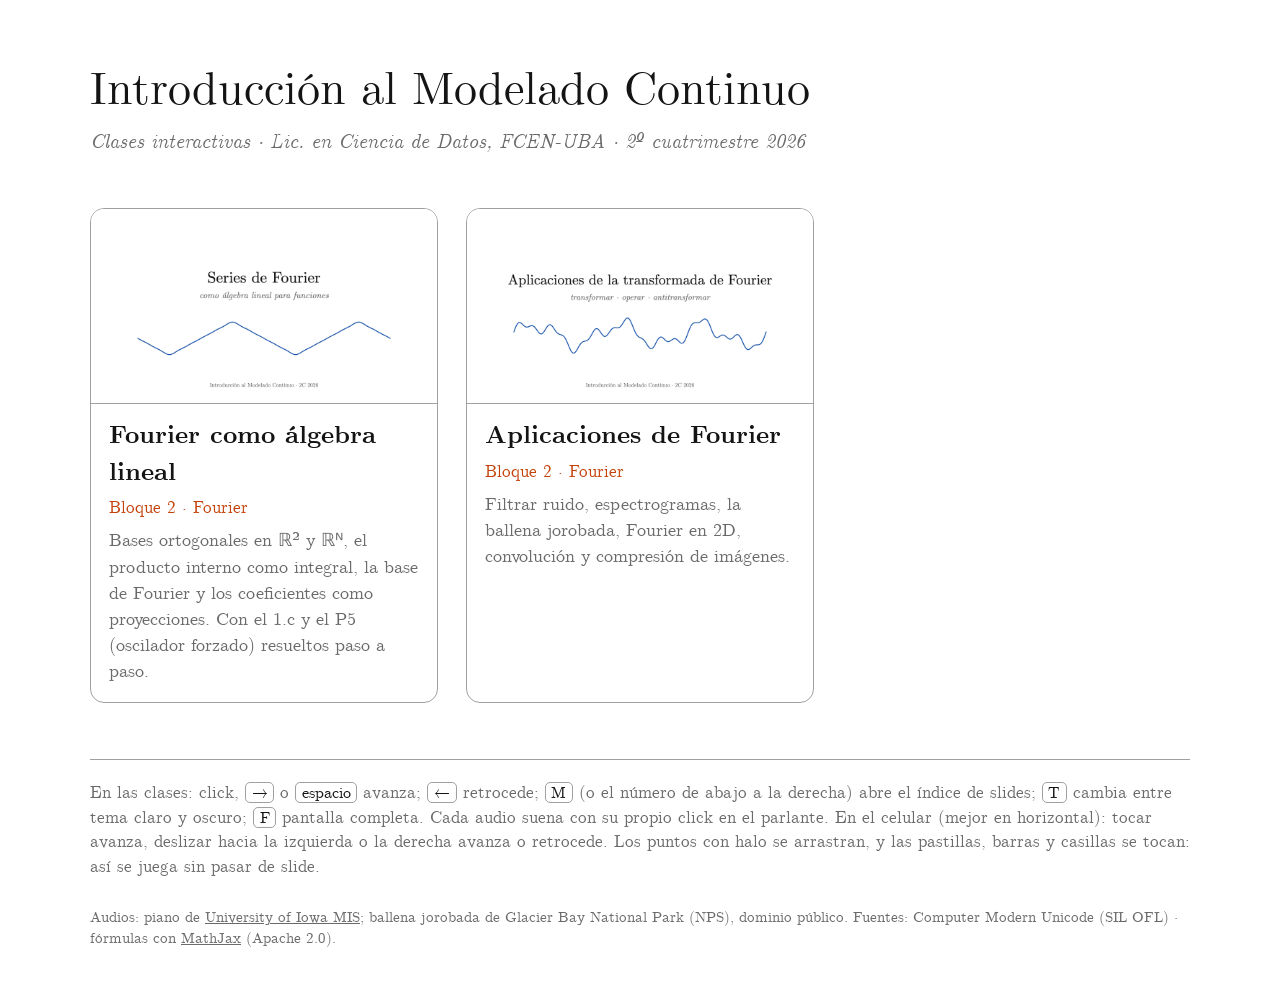
<file: index.html>
<!doctype html>
<html lang="es" data-theme="light">
<head>
<meta charset="utf-8">
<meta name="viewport" content="width=device-width,initial-scale=1">
<title>Introducción al Modelado Continuo · clases interactivas</title>
<style>
@font-face{font-family:"CMU";src:url("vendor/cmu/cmu-serif-500-roman.woff2") format("woff2");font-weight:400;font-style:normal}
@font-face{font-family:"CMU";src:url("vendor/cmu/cmu-serif-500-italic.woff2") format("woff2");font-weight:400;font-style:italic}
@font-face{font-family:"CMU";src:url("vendor/cmu/cmu-serif-700-roman.woff2") format("woff2");font-weight:700;font-style:normal}

/* mismos colores que las clases (y el mismo tema guardado: T lo cambia acá y allá) */
:root{ --bg:#ffffff; --fg:#141414; --dim:#6a6a6a; --tenue:#a0a0a0; --x:#1450a8; --k:#c4420a; --h:#1b7a32; }
:root[data-theme=dark]{ --bg:#121315; --fg:#f2f2f2; --dim:#9c9c9c; --tenue:#686868; --x:#5fb4ff; --k:#ff8a3d; --h:#5ed473; }
html{background:var(--bg);color:var(--fg);font:20px/1.45 "CMU",serif}
body{margin:0 auto;max-width:1100px;padding:56px 28px 40px}
h1{font-size:2.3rem;font-weight:400;margin:0}
.bajada{color:var(--dim);font-style:italic;margin:.2rem 0 2.6rem}
#clases{display:grid;grid-template-columns:repeat(auto-fill,minmax(340px,1fr));gap:28px}
.clase{display:block;color:inherit;text-decoration:none;border:1.5px solid var(--tenue);border-radius:14px;overflow:hidden;
  transition:border-color .15s, transform .15s}
.clase:hover{border-color:var(--h);transform:translateY(-2px)}
.clase img{display:block;width:100%;aspect-ratio:16/9;object-fit:cover;border-bottom:1px solid var(--tenue)}
:root[data-theme=dark] .solo-claro, :root:not([data-theme=dark]) .solo-oscuro{display:none}
.clase > div{padding:14px 18px 18px}
.clase h2{font-size:1.25rem;font-weight:700;margin:0 0 .2rem}
.clase .quien{color:var(--k);font-size:.85rem;margin-bottom:.4rem}
.clase p{margin:0;color:var(--dim);font-size:.9rem}
.como{margin-top:2.8rem;color:var(--dim);font-size:.85rem;border-top:1px solid var(--tenue);padding-top:1rem}
kbd{font:inherit;font-size:.8rem;border:1px solid var(--tenue);border-radius:5px;padding:0 .35em;color:var(--fg)}
footer{margin-top:1.4rem;color:var(--dim);font-size:.75rem}
footer a{color:inherit}
</style>
</head>
<body>
<h1>Introducción al Modelado Continuo</h1>
<p class="bajada">Clases interactivas · Lic. en Ciencia de Datos, FCEN-UBA · 2º cuatrimestre 2026</p>

<section id="clases">
  <a class="clase" href="clase_fourier_algebra_lineal/">
    <img class="solo-claro" src="clase_fourier_algebra_lineal/miniatura-claro.png" alt="">
    <img class="solo-oscuro" src="clase_fourier_algebra_lineal/miniatura-oscuro.png" alt="">
    <div>
      <h2>Fourier como álgebra lineal</h2>
      <div class="quien">Bloque 2 · Fourier</div>
      <p>Bases ortogonales en ℝ² y ℝᴺ, el producto interno como integral, la base de Fourier y los coeficientes como proyecciones. Con el 1.c y el P5 (oscilador forzado) resueltos paso a paso.</p>
    </div>
  </a>
  <a class="clase" href="clase_fourier_aplicaciones/">
    <img class="solo-claro" src="clase_fourier_aplicaciones/miniatura-claro.png" alt="">
    <img class="solo-oscuro" src="clase_fourier_aplicaciones/miniatura-oscuro.png" alt="">
    <div>
      <h2>Aplicaciones de Fourier</h2>
      <div class="quien">Bloque 2 · Fourier</div>
      <p>Filtrar ruido, espectrogramas, la ballena jorobada, Fourier en 2D, convolución y compresión de imágenes.</p>
    </div>
  </a>
</section>

<p class="como">
  En las clases: click, <kbd>→</kbd> o <kbd>espacio</kbd> avanza; <kbd>←</kbd> retrocede;
  <kbd>M</kbd> (o el número de abajo a la derecha) abre el índice de slides; <kbd>T</kbd> cambia entre tema claro y oscuro;
  <kbd>F</kbd> pantalla completa. Cada audio suena con su propio click en el parlante.
  En el celular (mejor en horizontal): tocar avanza, deslizar hacia la izquierda o la derecha avanza o retrocede.
  Los puntos con halo se arrastran, y las pastillas, barras y casillas se tocan: así se juega sin pasar de slide.
</p>
<footer>
  Audios: piano de <a href="https://theremin.music.uiowa.edu/MIS.html">University of Iowa MIS</a>;
  ballena jorobada de Glacier Bay National Park (NPS), dominio público.
  Fuentes: Computer Modern Unicode (SIL OFL) · fórmulas con <a href="https://www.mathjax.org/">MathJax</a> (Apache 2.0).
</footer>

<script>
try { const tm = localStorage.getItem('tema'); if (tm) document.documentElement.dataset.theme = tm; } catch (_) {}
addEventListener('keydown', e => {
  if (e.key !== 't' && e.key !== 'T') return;
  const r = document.documentElement; r.dataset.theme = r.dataset.theme === 'dark' ? 'light' : 'dark';
  try { localStorage.setItem('tema', r.dataset.theme); } catch (_) {}
});
</script>
</body>
</html>
</file>
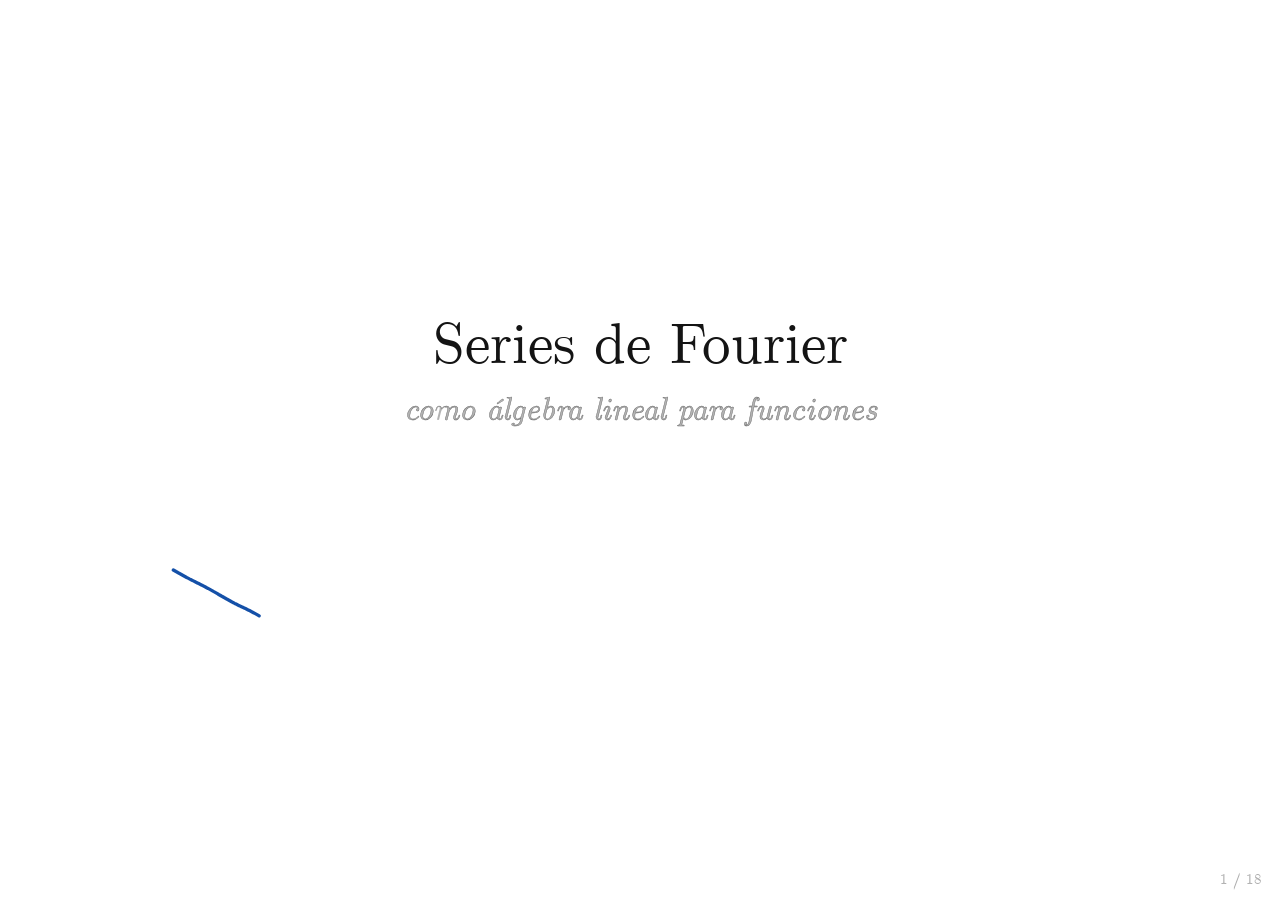
<file: clase_fourier_algebra_lineal/index.html>
<!doctype html>
<html lang="es" data-theme="light">
<head>
<meta charset="utf-8">
<meta name="viewport" content="width=device-width,initial-scale=1">
<title>Fourier como álgebra lineal</title>
<link rel="stylesheet" href="../comun/motor.css">
<script>
window.MathJax = {
  svg: { fontCache: 'none' },
  startup: { typeset: false },
  tex: { macros: { sen: '\\operatorname{sen}' } }
};
</script>
<script src="../vendor/mathjax/tex-svg-full.js"></script>
</head>
<body>
<svg id="stage" viewBox="0 0 1920 1080" preserveAspectRatio="xMidYMid meet"></svg>
<div id="hud" title="Ir a una slide (M)"></div>
<div id="menu" hidden><div id="grilla"></div></div>
<div id="cargando">cargando…</div>
<script src="../comun/motor.js"></script>
<script>
/* Fourier como álgebra lineal: la clase del 22/09 (el pizarrón de Excalidraw), con cada dibujo tocable.
   Colores: azul = el vector o la función f, verde = la base, naranja = los coeficientes, violeta = lo que da negativo
   o lo que falla (base no ortogonal). */

/* ── herramientas de esta clase ──────────────────────────────────────────── */
const PI = Math.PI;
const linspace = (a, b, n) => Array.from({ length: n }, (_, i) => a + (b - a) * i / (n - 1));
function integral(h, a = -PI, b = PI, n = 4000) {   // punto medio
  const dx = (b - a) / n; let s = 0;
  for (let i = 0; i < n; i++) s += h(a + (i + .5) * dx);
  return s * dx;
}
const dot = (a, b) => a[0] * b[0] + a[1] * b[1];
const XS = linspace(-PI, PI, 1201);
const TICKS_PI = [[-PI, '-\\pi'], [-PI / 2, '-\\tfrac{\\pi}{2}'], [PI / 2, '\\tfrac{\\pi}{2}'], [PI, '\\pi']];
const ejePi = (x0, x1, y0, y1, yr, o = {}) => ({ x0, x1, y0, y1, xr: [-PI, PI], yr, ejeY: 0, base: 0, xticks: TICKS_PI, xlabel: 'x', ...o });

// Flecha de p0 a p1 (en píxeles), estirada hasta prog; si es muy corta no se dibuja.
function poner(fl, p0, p1, prog = 1) {
  Object.assign(fl, { x1: p0[0], y1: p0[1], x2: p1[0], y2: p1[1] });
  if (Math.hypot(p1[0] - p0[0], p1[1] - p0[1]) < 4) return fl.alpha(0);
  return fl.grow(prog);
}
// Área entre una curva y una recta horizontal (base), con la parte de arriba y la de abajo en dos colores.
class Area extends M {
  constructor(parent, o = {}) {
    super(parent);
    this.pos = E('path', {}, this.g); this.neg = E('path', {}, this.g);
    Object.assign(this.pos.style, { fill: C(o.pos || 'x'), fillOpacity: .22 });
    Object.assign(this.neg.style, { fill: C(o.neg || 'ruido'), fillOpacity: .22 });
  }
  set(ax, xs, ys, base = 0) {
    if (xs.length < 2) { this.pos.setAttribute('d', 'M0,0'); this.neg.setAttribute('d', 'M0,0'); return this; }
    const yb = ax.Y(base);
    const poli = s => {
      const pts = xs.map((x, i) => [ax.X(x), ax.Y(s > 0 ? Math.max(ys[i], base) : Math.min(ys[i], base))]);
      return pathD([[pts[0][0], yb], ...pts, [pts.at(-1)[0], yb]]) + 'Z';
    };
    this.pos.setAttribute('d', poli(1)); this.neg.setAttribute('d', poli(-1));
    return this;
  }
}
// Pista para quien mira la clase por su cuenta: qué se puede tocar.
const pista = (g, s, x, y, o = {}) => new Mix(g, s, { size: 26, x, y, italic: true, color: 'dim', anchor: 'middle', ...o });

// Las funciones de los ejemplos, con sus coeficientes de Fourier calculados numéricamente.
const NMAX = 40;
const FUN = {
  f: { pill: '$f$ del 1.c', tex: 'f', par: true, yr: [-.5, 1.45], h: x => Math.abs(x) >= PI / 2 ? 1 : 0 },
  f2: { pill: '$f_2$ del 1.c', tex: 'f_2', par: false, yr: [-1.15, 1.15], h: x => x <= -PI / 2 ? (x + PI) / 2 : x <= PI / 2 ? -x / 2 : (x - PI) / 2 },
  x: { pill: 'diente de sierra', tex: 'x', par: false, yr: [-4.2, 4.2], h: x => x },
};
for (const F of Object.values(FUN)) {
  F.a = Array.from({ length: NMAX + 1 }, (_, n) => integral(x => F.h(x) * Math.cos(n * x)) / ((n ? 1 : 2) * PI));
  F.b = Array.from({ length: NMAX + 1 }, (_, n) => n ? integral(x => F.h(x) * Math.sin(n * x)) / PI : 0);
  F.ys = XS.map(F.h);
  F.max = Math.max(...F.ys.map(Math.abs));
}
// Suma parcial con los términos n que pasan el filtro (el término 0 es a_0)
function suma(F, usar, xs = XS) {
  return xs.map(x => {
    let s = usar(0) ? F.a[0] : 0;
    for (let n = 1; n <= NMAX; n++) if (usar(n)) s += F.a[n] * Math.cos(n * x) + F.b[n] * Math.sin(n * x);
    return s;
  });
}

/* ════════════════════════════════════════════════════════════════════════════
   1  Título
   ════════════════════════════════════════════════════════════════════════════ */
slide('titulo', g => {
  const t1 = new Txt(g, 'Series de Fourier', { size: 86, anchor: 'middle', x: 960, y: 410 });
  const t2 = new Mix(g, 'como álgebra lineal para funciones', { size: 48, anchor: 'middle', x: 960, y: 495, italic: true, color: 'dim' });
  // la f₂ del 1.c, con cinco términos de su serie
  const us = linspace(0, 1, 700), F = FUN.f2;
  const y = u => { const x = -2 * PI + 4 * PI * u; let s = 0; for (let n = 1; n <= 9; n += 2) s += F.b[n] * Math.sin(n * x); return s; };
  const onda = new Curve(g, us.map(u => [260 + 1400 * u, 720 - 120 * y(u)]), { color: 'x', width: 5 });
  const pie = new Txt(g, 'Introducción al Modelado Continuo  ·  2C 2026', { size: 30, anchor: 'middle', x: 960, y: 990, color: 'dim' });
  return {
    steps: [2.6],
    render(t) { t1.write(P(t, 0, 1.4)); t2.write(P(t, .8, 1.1)); onda.create(P(t, 1.1, 1.5)); pie.write(P(t, 1.6, .8)); },
  };
});

/* ════════════════════════════════════════════════════════════════════════════
   2  En ℝ²: los coeficientes en una base ortogonal son productos internos.
      Se arrastran f, u y v; con "cualquier base" la suma de proyecciones deja de dar f.
   ════════════════════════════════════════════════════════════════════════════ */
slide('r2', g => {
  const titulo = new Mix(g, 'En $\\mathbb R^2$', { size: 54, x: 70, y: 80 });
  const O = [420, 690], S = 125;
  const W = ([x, y]) => [O[0] + S * x, O[1] - S * y], mundo = q => [(q.x - O[0]) / S, (O[1] - q.y) / S];
  const lim = ([x, y]) => [clamp(x, -1.7, 4.4), clamp(y, -1.6, 3.9)];
  const ax = new Axes(g, { x0: 170, x1: 1000, y0: 180, y1: 920, xr: [-2, 4.64], yr: [-1.84, 4.08], ejeY: 0, base: 0 });
  const cp = E('clipPath', { id: 'clipR2' }, g); E('rect', { x: 150, y: 160, width: 880, height: 780 }, cp);
  const rectaU = new Curve(g, null, { color: 'tenue', width: 2, clip: 'clipR2' }), rectaV = new Curve(g, null, { color: 'tenue', width: 2, clip: 'clipR2' });
  const guia = (col = 'dim') => new Curve(g, null, { color: col, width: 2.5, dash: '7 9' });
  const gA = guia(), gB = guia(), gC = guia(), gD = guia(), gS1 = guia('ruido'), gS2 = guia('ruido');
  const e1 = new Arrow(g, ...W([0, 0]), ...W([1, 0]), { color: 'fg', width: 4, head: 18 });
  const e2 = new Arrow(g, ...W([0, 0]), ...W([0, 1]), { color: 'fg', width: 4, head: 18 });
  const le1 = new Tex(g, '\\hat e_1', { size: 36, x: W([1, 0])[0] - 10, y: O[1] + 46, anchor: 'middle' });
  const le2 = new Tex(g, '\\hat e_2', { size: 36, x: O[0] - 18, y: W([0, 1])[1] + 14, anchor: 'end' });
  const aS = new Arrow(g, 0, 0, 1, 1, { color: 'ruido', width: 4, dash: '12 8' });
  const aU = new Arrow(g, 0, 0, 1, 1, { color: 'h', width: 4.5 }), aV = new Arrow(g, 0, 0, 1, 1, { color: 'h', width: 4.5 });
  const aF = new Arrow(g, 0, 0, 1, 1, { color: 'x', width: 5.5, head: 26 });
  const lF = new Tex(g, '\\vec f', { size: 44, color: 'x' }), lU = new Tex(g, '\\vec u', { size: 40, color: 'h' }), lV = new Tex(g, '\\vec v', { size: 40, color: 'h' });
  const lA = new Tex(g, 'a', { size: 38, color: 'k', anchor: 'middle' }), lB = new Tex(g, 'b', { size: 38, color: 'k', anchor: 'end' });
  const lC = new Tex(g, 'c\\,\\vec u', { size: 34, color: 'k' }), lD = new Tex(g, 'd\\,\\vec v', { size: 34, color: 'k' });
  const pC = E('circle', { r: 7 }, g), pD = E('circle', { r: 7 }, g); pC.style.fill = pD.style.fill = C('k');

  // estado: f y u libres; v perpendicular a u (largo con signo sv) o libre
  let f = [2.6, 2.1], u = [1.55, .85], sv = 1.25, vLibre = [-.6, 1.3], libre = false;
  const perp = w => { const L = Math.hypot(...w); return [-w[1] / L, w[0] / L]; };
  const vAct = () => libre ? vLibre : perp(u).map(c => c * sv);
  const mF = new Manija(g, 'x', q => { f = lim(mundo(q)); redibujar(); });
  const mU = new Manija(g, 'h', q => { const w = lim(mundo(q)); if (Math.hypot(...w) > .35) u = w; redibujar(); });
  const mV = new Manija(g, 'h', q => {
    const w = lim(mundo(q));
    if (libre) { if (Math.hypot(...w) > .35) vLibre = w; }
    else { const s = dot(w, perp(u)); if (Math.abs(s) > .35) sv = s; }
    redibujar();
  });

  // derecha: las cuentas, en vivo
  const X0 = 1110;
  const tB = new Tex(g, 'B = \\{\\hat e_1,\\ \\hat e_2\\}', { size: 40, x: X0, y: 250 });
  const tF1 = new Tex(g, '\\vec f = a\\,\\hat e_1 + b\\,\\hat e_2', { size: 40, x: X0, y: 330 });
  const rA = new Lectura(g, 'a = \\vec f\\cdot\\hat e_1 =', { size: 36, x: X0 + 30, y: 410, colorNum: 'k' });
  const rB = new Lectura(g, 'b = \\vec f\\cdot\\hat e_2 =', { size: 36, x: X0 + 400, y: 410, colorNum: 'k' });
  const tBt = new Tex(g, '\\tilde B = \\{\\vec u,\\ \\vec v\\}', { size: 40, x: X0, y: 545 });
  const rUV = new Lectura(g, '\\vec u\\cdot\\vec v =', { size: 34, x: X0 + 330, y: 545 });
  const tF2 = new Tex(g, '\\vec f = c\\,\\vec u + d\\,\\vec v', { size: 40, x: X0, y: 630 });
  const tNo = new Tex(g, 'c\\,\\vec u + d\\,\\vec v \\neq \\vec f', { size: 40, x: X0, y: 630, color: 'ruido' });
  const rC = new Lectura(g, 'c = \\dfrac{\\vec f\\cdot\\vec u}{\\|\\vec u\\|^2} =', { size: 36, x: X0 + 30, y: 750, colorNum: 'k' });
  const rD = new Lectura(g, 'd = \\dfrac{\\vec f\\cdot\\vec v}{\\|\\vec v\\|^2} =', { size: 36, x: X0 + 400, y: 750, colorNum: 'k' });
  const pas = new Pastillas(g, X0, 875, [[false, 'base ortogonal'], [true, 'cualquier base']], l => {
    if (!l) { const s = dot(vLibre, perp(u)); sv = Math.abs(s) > .35 ? s : 1.25; } else vLibre = vAct();
    libre = l; redibujar();
  });
  const pis = pista(g, 'las puntas de las flechas se arrastran', 585, 975);
  const T1 = 2.4;
  const ley = leyendas(g, [['con una base ortogonal, cada coeficiente sale de un producto interno', T1 + 1.8]], { size: 38, y: 1040 });

  let tUlt = 0;
  const yo = {
    steps: [T1, 3.4],
    render(t) {
      tUlt = t;
      const pE = P(t, 0, 1), pF = P(t, .5, .9), pAB = P(t, 1.1, .8), pR = P(t, .4, 1.4);
      const pUV = P(t, T1, .9), pCD = P(t, T1 + .7, .8), pR2 = P(t, T1 + .4, 1.4), pPas = P(t, T1 + 1.4, .6);
      titulo.write(P(t, 0, .9)); ax.create(pE); e1.grow(pE); e2.grow(pE); le1.write(pE); le2.write(pE);
      // f y sus coordenadas en la base canónica (se atenúan cuando entra la otra base)
      const Fp = W(f), atenua = 1 - .6 * pUV;
      poner(aF, O, Fp, pF); lF.at(Fp[0] + 14, Fp[1] - 16).write(pF); mF.at(...Fp).alpha(pF >= 1 ? 1 : 0);
      gA.set([Fp, W([f[0], 0])]).create(pAB * atenua); gB.set([Fp, W([0, f[1]])]).create(pAB * atenua);
      lA.at(W([f[0], 0])[0], O[1] + (f[1] >= 0 ? 46 : -18)).write(pAB).alpha(pAB > 0 ? atenua : 0);
      lB.at(O[0] - 16, W([0, f[1]])[1] + 12).write(pAB).alpha(pAB > 0 ? atenua : 0);
      // la otra base, las proyecciones y (si no es ortogonal) la suma que no da f
      const v = vAct(), Up = W(u), Vp = W(v), c = dot(f, u) / dot(u, u), d = dot(f, v) / dot(v, v);
      const cu = u.map(q => q * c), dv = v.map(q => q * d), s = [cu[0] + dv[0], cu[1] + dv[1]];
      const lejos = w => { const L = 20 / Math.hypot(...w); return [W([-w[0] * L, -w[1] * L]), W([w[0] * L, w[1] * L])]; };
      rectaU.set(lejos(u)).create(pUV); rectaV.set(lejos(v)).create(pUV);
      poner(aU, O, Up, pUV); poner(aV, O, Vp, pUV);
      lU.at(Up[0] + 12, Up[1] - 14).write(pUV); lV.at(Vp[0] + 12, Vp[1] - 14).write(pUV);
      mU.at(...Up).alpha(pUV >= 1 ? 1 : 0); mV.at(...Vp).alpha(pUV >= 1 ? 1 : 0);
      gC.set([Fp, W(cu)]).create(pCD); gD.set([Fp, W(dv)]).create(pCD);
      pC.setAttribute('cx', W(cu)[0]); pC.setAttribute('cy', W(cu)[1]); pD.setAttribute('cx', W(dv)[0]); pD.setAttribute('cy', W(dv)[1]);
      pC.style.opacity = pD.style.opacity = pCD;
      lC.at(W(cu)[0] + 14, W(cu)[1] + 36).write(pCD); lD.at(W(dv)[0] - 76, W(dv)[1] - 14).write(pCD);
      const falla = libre && Math.hypot(s[0] - f[0], s[1] - f[1]) > .04 ? pCD : 0;
      poner(aS, O, W(s), 1).alpha(falla); gS1.set([W(cu), W(s)]).create(falla); gS2.set([W(dv), W(s)]).create(falla);
      // cuentas
      tB.write(pR); tF1.write(pR); rA.set(f[0]).write(pR); rB.set(f[1]).write(pR);
      const uv = dot(u, v);
      tBt.write(pR2); rUV.set(uv).color(Math.abs(uv) < .005 ? 'h' : 'ruido').write(pR2);
      tF2.write(falla ? 0 : pR2); tNo.write(falla ? pR2 : 0);
      rC.set(c).write(pR2); rD.set(d).write(pR2);
      pas.alpha(pPas); pis.write(P(t, 1.4, .8)); ley(t);
    },
  };
  const redibujar = () => yo.render(tUlt);
  return yo;
});

/* ════════════════════════════════════════════════════════════════════════════
   3  En ℝᴺ: un vector es el gráfico de sus coeficientes; con N → ∞, una función.
      El ℝ³ se gira arrastrando; los f_n se arrastran (con N = 3) y después manda el slider de N.
   ════════════════════════════════════════════════════════════════════════════ */
slide('rn', g => {
  const titulo = new Mix(g, 'En $\\mathbb R^N$', { size: 54, x: 70, y: 80 });
  // izquierda: ℝ³ en perspectiva. Coordenadas (f₁, f₂, f₃): ê₂ para arriba, ê₃ hacia quien mira.
  const O3 = [450, 650], S3 = 270, EL = .38; let th = -.72;
  const pr = ([a, b, c]) => {
    const x = a * Math.cos(th) + c * Math.sin(th), z = -a * Math.sin(th) + c * Math.cos(th);
    return [O3[0] + S3 * x, O3[1] - S3 * (b * Math.cos(EL) - z * Math.sin(EL))];
  };
  let giro = null;
  const zona = E('rect', { x: 120, y: 220, width: 700, height: 700, fill: 'transparent' }, g); zona.style.cursor = 'grab';
  arrastrable(zona, q => { giro ??= { x: q.x, th }; th = giro.th + (q.x - giro.x) / 260; redibujar(); }, () => giro = null);
  const DIR = [[1, 0, 0], [0, 1, 0], [0, 0, 1]], DIR_N = [-.62, .6, -.5];
  const ejes = DIR.map(() => new Arrow(g, 0, 0, 1, 1, { color: 'fg', width: 3.5, head: 18 }));
  const lEjes = ['\\hat e_1', '\\hat e_2', '\\hat e_3'].map(s => new Tex(g, s, { size: 36, anchor: 'middle' }));
  const ejeN = new Arrow(g, 0, 0, 1, 1, { color: 'fg', width: 3.5, head: 18, dash: '3 10' });
  const lN = new Tex(g, '\\hat e_N', { size: 36, anchor: 'middle' }), lPuntos = new Tex(g, '\\cdots', { size: 36, anchor: 'middle', color: 'dim' });
  const guias = [0, 1, 2].map(() => new Curve(g, null, { color: 'dim', width: 2, dash: '6 8' }));
  const aF = new Arrow(g, 0, 0, 1, 1, { color: 'x', width: 5.5, head: 26 }), lF = new Tex(g, '\\vec f', { size: 44, color: 'x' });
  const tR3 = new Tex(g, '\\vec f = f_1\\,\\hat e_1 + f_2\\,\\hat e_2 + f_3\\,\\hat e_3', { size: 40, x: 130, y: 250 });
  const tRN = new Tex(g, '\\vec f = \\sum_{n=1}^{N} f_n\\,\\hat e_n', { size: 40, x: 130, y: 250 });
  const noEntra = new Mix(g, 'con $N > 3$ ya no lo podemos dibujar…', { size: 32, x: 450, y: 965, anchor: 'middle', italic: true, color: 'dim' });

  // derecha: el mismo vector como gráfico de sus coeficientes
  const ax = new Axes(g, { x0: 1080, x1: 1790, y0: 300, y1: 840, xr: [0, 1.06], yr: [-.65, 1.25], base: 0, xlabel: 'n/N' });
  const lFn = new Tex(g, 'f_n', { size: 38, x: 1098, y: 292, color: 'x' });
  const marcas = E('path', {}, g); Object.assign(marcas.style, { stroke: C('ax'), strokeWidth: 2.5 });
  const t1 = new Tex(g, '1', { size: 28, x: ax.X(1), y: ax.yb + 38, anchor: 'middle', color: 'dim' });
  const t1N = new Tex(g, '\\tfrac1N', { size: 28, anchor: 'middle', color: 'dim' });
  const stems = new Stems(g, ax.Y(0), { color: 'x', r: 7, width: 4 });
  const lfi = [1, 2, 3].map(i => new Tex(g, `f_${i}`, { size: 32, anchor: 'middle', color: 'x' }));
  const curva = new Curve(g, linspace(0, 1, 200).map(x => [ax.X(x), ax.Y((1 - x) ** 2)]), { color: 'x', width: 3 });
  const lCurva = new Tex(g, 'f(x) = (1-x)^2', { size: 38, x: ax.X(.42), y: ax.Y(.55), color: 'x' });
  const tFn = new Tex(g, 'f_n = \\Big(1 - \\frac{n}{N}\\Big)^2', { size: 40, x: 1100, y: 225, color: 'x' });
  let fv = [1, .75, .3];   // el vector "libre" de ℝ³
  const mS = [0, 1, 2].map(i => new Manija(g, 'x', q => {
    fv[i] = clamp(ax.yr[0] + (ax.y1 - q.y) / (ax.y1 - ax.y0) * (ax.yr[1] - ax.yr[0]), -.55, 1.15); redibujar();
  }));
  const NS = [3, 4, 5, 6, 8, 10, 12, 16, 20, 30, 40, 60, 100, 200, 300];
  const sl = new Deslizador(g, 1110, 1560, 965, NS, () => redibujar(), { rotulo: 'dimensión', texto: N => `$N = ${N}$` });
  const pis = pista(g, 'el $\\mathbb R^3$ se gira arrastrando; las puntas de los $f_n$ se arrastran', 960, 1040);
  const T1 = 2.2, T2 = T1 + 2.2, T3 = T2 + 2.6;
  const ley = leyendas(g, [['con $N \\to \\infty$, el gráfico de los $f_n$ es una función', T3 + .2]], { size: 38, y: 1040 });

  let tUlt = 0;
  const yo = {
    steps: [T1, T2 - T1, T3 - T2, 2],
    render(t) {
      tUlt = t;
      const p0 = P(t, 0, 1), pF = P(t, .5, .9), pR = P(t, T1, 1), pFor = P(t, T2, 1.2), pN = P(t, T2 + .4, .9), pC = P(t, T3, 1);
      titulo.write(P(t, 0, .9));
      // ℝ³: con N = 3 se ve el vector; después queda el esquema de ℝᴺ
      const N = pFor > 0 ? sl.v : 3, formula = i => (1 - (i + 1) / N) ** 2;
      const f3 = [0, 1, 2].map(i => pFor > 0 && N === 3 ? lerp(fv[i], formula(i), pFor) : pFor > 0 ? formula(i) : fv[i]);
      const o = pr([0, 0, 0]), vis3 = 1 - (N > 3 ? 1 : 0);
      DIR.forEach((d, i) => {
        const pt = pr(d.map(c => c * 1.15)), lbl = pr(d.map(c => c * 1.32));
        poner(ejes[i], o, pt, p0); lEjes[i].at(lbl[0], lbl[1] + 12).write(p0);
      });
      const ptN = pr(DIR_N), lblN = pr(DIR_N.map(c => c * 1.2)), mid = pr([-.45, .2, .35]);
      poner(ejeN, o, ptN, pN); lN.at(lblN[0], lblN[1] + 12).write(pN); lPuntos.at(mid[0], mid[1]).write(pN);
      const tip = pr([f3[0], f3[1], f3[2]]), piso = pr([f3[0], 0, f3[2]]);
      const aF3 = pF * vis3;
      poner(aF, o, tip, pF).alpha(aF3 > 0 ? 1 : 0); lF.at(tip[0] + 14, tip[1] - 14).write(aF3);
      guias[0].set([tip, piso]).create(.8 * aF3); guias[1].set([piso, pr([f3[0], 0, 0])]).create(.8 * aF3); guias[2].set([piso, pr([0, 0, f3[2]])]).create(.8 * aF3);
      tR3.write(pFor > 0 ? 1 - pFor : p0); tRN.write(pFor);
      noEntra.write(N > 3 ? pN : 0);
      // gráfico de los coeficientes
      ax.create(pR); lFn.write(pR);
      let d = ''; if (N <= 20) for (let n = 1; n <= N; n++) d += `M${ax.X(n / N)},${ax.yb}v9`;
      marcas.setAttribute('d', d || 'M0,0'); marcas.style.opacity = pR;
      t1.write(pR); t1N.at(ax.X(1 / N), ax.yb + 38).write(N <= 12 ? pR : 0);
      const vals = N === 3 ? f3 : Array.from({ length: N }, (_, i) => formula(i));
      stems.r = N <= 30 ? 7 : 0; stems.p.style.strokeWidth = N <= 60 ? 4 : N <= 100 ? 3 : 2;
      stems.set(vals.map((v, i) => [ax.X((i + 1) / N), ax.Y(v)]), pR);
      lfi.forEach((l, i) => l.at(ax.X((i + 1) / 3) - 26, ax.Y(f3[i]) + (f3[i] >= 0 ? -16 : 40)).write(N === 3 ? pR : 0));
      mS.forEach((m, i) => m.at(ax.X((i + 1) / 3), ax.Y(f3[i])).alpha(pR >= 1 && pFor === 0 ? 1 : 0));
      tFn.write(pFor); sl.alpha(pN);
      curva.create(pC); curva.alpha(pC > 0 ? .75 : 0); lCurva.write(pC);
      pis.write(P(t, T1 + .9, .8) * (1 - pFor)); ley(t);
    },
  };
  const redibujar = () => yo.render(tUlt);
  return yo;
});

/* ════════════════════════════════════════════════════════════════════════════
   4  Del producto interno a la integral: Σ f_n g_n Δx → ∫ f g dx.
   ════════════════════════════════════════════════════════════════════════════ */
slide('producto', g => {
  const titulo = new Txt(g, 'Del producto interno a la integral', { size: 54, x: 70, y: 80 });
  const hL = new Mix(g, 'en $\\mathbb R^N$', { size: 34, x: 520, y: 165, anchor: 'middle', italic: true, color: 'dim' });
  const hR = new Mix(g, 'en funciones', { size: 34, x: 1400, y: 165, anchor: 'middle', italic: true, color: 'dim' });
  const nInf = new Tex(g, 'N\\to\\infty', { size: 30, x: 960, y: 165, anchor: 'middle', color: 'dim' });
  const filas = [
    ['\\vec f = \\sum_{n=1}^{N} f_n\\,\\hat e_n', 'f(x) = \\sum_{n} f_n\\,\\phi_n(x)', 255],
    ['f_n = \\frac{\\vec f\\cdot\\vec u_n}{\\|\\vec u_n\\|^2}', 'f_n = \\frac{\\langle f, \\phi_n\\rangle}{\\|\\phi_n\\|^2}', 385],
    ['\\vec f\\cdot\\vec g = \\sum_{n=1}^{N} f_n\\,g_n', '\\langle f, g\\rangle = \\int_0^1 f(x)\\,g(x)\\,\\mathrm dx', 510],
  ].map(([a, b, y]) => ({
    a: new Tex(g, '\\displaystyle ' + a, { size: 38, x: 520, y, anchor: 'middle' }),
    fl: new Arrow(g, 850, y - 12, 1070, y - 12, { color: 'dim', width: 3, head: 18 }),
    b: new Tex(g, '\\displaystyle ' + b, { size: 38, x: 1400, y, anchor: 'middle' }),
  }));

  const PARES = {
    A: { pill: '$f = (1-x)^2,\\ \\ g = x$', f: x => (1 - x) ** 2, g: x => x, yr: [-.05, .2] },
    B: { pill: '$f = g = (1-x)^2$', f: x => (1 - x) ** 2, g: x => (1 - x) ** 2, yr: [-.18, 1.12] },
    C: { pill: '$f = \\cos 2\\pi x,\\ \\ g = \\sen 2\\pi x$', f: x => Math.cos(2 * PI * x), g: x => Math.sin(2 * PI * x), yr: [-.62, .62] },
  };
  const xs01 = linspace(0, 1, 400);
  for (const Pp of Object.values(PARES)) {
    const gP = E('g', {}, g);
    Pp.grupo = gP; Pp.ax = new Axes(gP, { x0: 200, x1: 1120, y0: 620, y1: 865, xr: [0, 1.04], yr: Pp.yr, base: 0, xlabel: 'x', xticks: [[1, '1']] });
    Pp.I = integral(x => Pp.f(x) * Pp.g(x), 0, 1, 20000);
  }
  let par = 'A';
  const barras = E('path', {}, g); Object.assign(barras.style, { fill: C('k'), fillOpacity: .3, stroke: C('k') });
  const curva = new Curve(g, null, { color: 'x', width: 4 });
  const lfg = new Tex(g, 'f(x)\\,g(x)', { size: 34, x: 218, y: 612, color: 'x' });
  const pas = new Pastillas(g, 1250, 640, Object.entries(PARES).map(([k, Pp]) => [k, Pp.pill]), k => { par = k; redibujar(); }, { vertical: true, size: 26 });
  const rS = new Lectura(g, '\\textstyle\\sum f_n\\,g_n =', { size: 36, x: 1250, y: 840 });
  const rSdx = new Lectura(g, '\\textstyle\\sum f_n\\,g_n\\,\\Delta x =', { size: 36, x: 1250, y: 910, colorNum: 'k' });
  const rI = new Lectura(g, '\\textstyle\\int_0^1 f\\,g\\,\\mathrm dx =', { size: 36, x: 1250, y: 980, colorNum: 'x' });
  const NS = [2, 3, 4, 5, 6, 8, 10, 12, 16, 20, 30, 50, 100, 200];
  const sl = new Deslizador(g, 220, 700, 955, NS, () => redibujar(), { inicial: 6, rotulo: 'cantidad de puntos', texto: N => `$N = ${N},\\ \\ \\Delta x = 1/N$` });
  const T2 = 4.4;
  const ley = leyendas(g, [['sin el $\\Delta x = 1/N$ la suma crece con $N$: con él, tiende a la integral', T2 + 2.4]], { size: 36, y: 1045 });

  let tUlt = 0;
  const yo = {
    steps: [2.2, 2.2, 2.4, 1.6],
    render(t) {
      tUlt = t;
      titulo.write(P(t, 0, .9)); hL.write(P(t, .2, .8)); hR.write(P(t, .2, .8)); nInf.write(P(t, .4, .8));
      filas.forEach((fi, i) => { const p = P(t, i * 2.2 + .3, 1.2); fi.a.write(p); fi.fl.grow(P(t, i * 2.2 + .9, .7)); fi.b.write(P(t, i * 2.2 + 1.2, 1)); });
      const pP = P(t, T2, 1.2), Pp = PARES[par], ax = Pp.ax, N = sl.v, dx = 1 / N;
      for (const [k, Q] of Object.entries(PARES)) Q.grupo.style.display = k === par ? '' : 'none';
      ax.create(pP); lfg.write(pP);
      let d = '', s = 0;
      for (let n = 1; n <= N; n++) {
        const x = n / N, v = Pp.f(x) * Pp.g(x); s += v;
        d += `M${ax.X(x - dx).toFixed(1)},${ax.yb.toFixed(1)}V${ax.Y(v).toFixed(1)}H${ax.X(x).toFixed(1)}V${ax.yb.toFixed(1)}Z`;
      }
      barras.setAttribute('d', d); barras.style.strokeWidth = N <= 50 ? 1.5 : 0; barras.style.opacity = P(t, T2 + .6, .8);
      curva.set(xs01.map(x => [ax.X(x), ax.Y(Pp.f(x) * Pp.g(x))])).create(P(t, T2 + .3, 1));
      pas.alpha(P(t, T2 + 1, .6)); sl.alpha(P(t, T2 + 1, .6));
      rS.set(s, 3).write(P(t, T2 + 1, .8)); rSdx.set(s * dx, 4).write(P(t, T2 + 1.2, .8)); rI.set(Pp.I, 4).write(P(t, T2 + 1.4, .8));
      ley(t);
    },
  };
  const redibujar = () => yo.render(tUlt);
  return yo;
});

/* ════════════════════════════════════════════════════════════════════════════
   5  La base de Fourier es ortogonal: la matriz de productos internos es diagonal.
      Click en una casilla = ver ese par de funciones, su producto y el área con signo.
   ════════════════════════════════════════════════════════════════════════════ */
slide('base', g => {
  const titulo = new Txt(g, 'La base de Fourier', { size: 54, x: 70, y: 80 });
  const sub = new Tex(g, '\\{1,\\ \\cos(nx),\\ \\sen(nx)\\}_{n \\ge 1}\\ \\ \\text{en } [-\\pi, \\pi]', { size: 40, x: 70 + titulo.width + 50, y: 80, color: 'h' });
  const ELEM = [['c', 0], ...[1, 2, 3, 4, 5].map(n => ['c', n]), ...[1, 2, 3, 4, 5].map(n => ['s', n])];
  const fe = ([tp, n]) => tp === 'c' ? x => Math.cos(n * x) : x => Math.sin(n * x);
  const texE = ([tp, n]) => n === 0 ? '1' : `\\${tp === 'c' ? 'cos' : 'sen'} ${n > 1 ? n : ''}x`;
  const IP = ELEM.map(a => ELEM.map(b => integral(x => fe(a)(x) * fe(b)(x))));
  const simb = v => Math.abs(v) < 1e-6 ? '0' : Math.abs(v - PI) < 1e-6 ? '\\pi' : Math.abs(v - 2 * PI) < 1e-6 ? '2\\pi' : num(v);
  let I = 1, J = 2;

  const ax1 = new Axes(g, ejePi(170, 1060, 210, 460, [-1.3, 1.3]));
  const c1 = new Curve(g, null, { color: 'h', width: 4.5 }), c2 = new Curve(g, null, { color: 'k', width: 4.5 });
  const l1 = new TexVar(g, { size: 38, color: 'h', x: 190, y: 205 }), l2 = new TexVar(g, { size: 38, color: 'k', y: 205 });
  const ax2 = new Axes(g, ejePi(170, 1060, 600, 850, [-1.3, 1.3]));
  const area = new Area(g), cP = new Curve(g, null, { color: 'fg', width: 3.5 });
  const lP = new TexVar(g, { size: 36, x: 190, y: 595 });
  const rI = new TexVar(g, { size: 42, x: 615, y: 975, anchor: 'middle' });

  // la matriz de productos internos ⟨φ_i, φ_j⟩: la grilla está desde el principio, los valores se llenan al final
  const M0 = [1300, 260], CEL = 48, gM = E('g', {}, g), gV = E('g', {}, g), gC = E('g', {}, g);
  const lado = ELEM.length * CEL, enCelda = (i, j) => [M0[0] + (j + .5) * CEL, M0[1] + (i + .5) * CEL + 7];
  const valor = v => Math.abs(v) < 1e-6 ? '0' : Math.abs(v - PI) < 1e-6 ? 'π' : '2π';
  const relleno = (r, v) => Object.assign(r.style, { fill: Math.abs(v) > 1e-6 ? C('h') : 'transparent', fillOpacity: Math.abs(v - 2 * PI) < 1e-6 ? .75 : .45 });
  ELEM.forEach((a, i) => {
    new Tex(gM, texE(a), { size: 24, x: M0[0] - 12, y: M0[1] + (i + .5) * CEL + 8, anchor: 'end', color: 'dim' });
    const gr = E('g', { transform: `translate(${M0[0] + (i + .5) * CEL + 8},${M0[1] - 12}) rotate(-90)` }, gM);
    new Tex(gr, texE(a), { size: 24, color: 'dim' });
    ELEM.forEach((b, j) => {
      const v = IP[i][j];
      relleno(E('rect', { x: M0[0] + j * CEL, y: M0[1] + i * CEL, width: CEL, height: CEL }, gV), v);
      new Txt(gV, valor(v), { size: 20, x: enCelda(i, j)[0], y: enCelda(i, j)[1], anchor: 'middle', color: Math.abs(v) < 1e-6 ? 'tenue' : 'fg' });
      const r = E('rect', { x: M0[0] + j * CEL, y: M0[1] + i * CEL, width: CEL, height: CEL, fill: 'transparent' }, gC);
      Object.assign(r.style, { stroke: C('tenue'), strokeWidth: 1 });
      clickeable(r, () => { I = i; J = j; redibujar(); });
    });
  });
  // la casilla elegida: su valor aparece apenas se calcula la integral
  const selF = E('rect', { width: CEL, height: CEL, 'pointer-events': 'none' }, gC);
  const selT = new Txt(gC, '', { size: 20, anchor: 'middle' }); selT.g.style.pointerEvents = 'none';
  const sel = E('rect', { width: CEL, height: CEL, fill: 'none', 'pointer-events': 'none' }, gC);
  Object.assign(sel.style, { stroke: C('k'), strokeWidth: 4.5 });
  const normas = new Tex(g, '\\|1\\|^2 = 2\\pi, \\qquad \\|\\cos nx\\|^2 = \\|\\sen nx\\|^2 = \\pi', { size: 32, x: M0[0] + lado / 2, y: M0[1] + lado + 75, anchor: 'middle' });
  const pis = pista(g, 'tocá una casilla para ver ese par', M0[0] + lado / 2, M0[1] + lado + 125);
  const T2 = 4.2;
  const ley = leyendas(g, [['la matriz de productos internos es diagonal: la base es ortogonal', T2 + 1.6]], { size: 38, y: 1045 });

  let tUlt = 0;
  const yo = {
    steps: [2.2, 2, 2.8],
    render(t) {
      tUlt = t;
      const p0 = P(t, 0, 1), pC = P(t, .4, 1.2), pP = P(t, 2.2, 1.2), pM = P(t, T2, 1.2);
      titulo.write(P(t, 0, .9)); sub.write(P(t, .4, 1));
      const a = ELEM[I], b = ELEM[J], fa = fe(a), fb = fe(b);
      ax1.create(p0);
      c1.set(XS.map(x => [ax1.X(x), ax1.Y(fa(x))])).create(pC); c2.set(XS.map(x => [ax1.X(x), ax1.Y(fb(x))])).create(pC);
      l1.set(texE(a)).write(pC); l2.set(texE(b)).at(190 + l1.w + 40, 205).write(pC);
      ax2.create(pP);
      const prod = XS.map(x => fa(x) * fb(x));
      cP.set(XS.map((x, i) => [ax2.X(x), ax2.Y(prod[i])])).create(pP);
      area.set(ax2, XS, prod).alpha(P(t, 2.8, .8));
      lP.set(`${texE(a)}\\,\\cdot\\,${texE(b)}`).write(pP);
      rI.set(`\\int_{-\\pi}^{\\pi} ${texE(a)}\\,\\cdot\\,${texE(b)}\\ \\mathrm dx = ${simb(IP[I][J])}`).write(P(t, 3, .9));
      const pG = P(t, .6, 1), pV = P(t, 3, .8);
      gM.style.opacity = gC.style.opacity = pG; gM.style.visibility = gC.style.visibility = pG > 0 ? 'visible' : 'hidden';
      gV.style.opacity = pM; gV.style.visibility = pM > 0 ? 'visible' : 'hidden';
      for (const r of [sel, selF]) { r.setAttribute('x', M0[0] + J * CEL); r.setAttribute('y', M0[1] + I * CEL); }
      relleno(selF, IP[I][J]); selF.style.opacity = pV * (1 - pM);
      selT.t.textContent = valor(IP[I][J]); selT.at(...enCelda(I, J)).alpha(pV * (1 - pM));
      normas.write(P(t, T2 + .8, 1)); pis.write(P(t, T2 + 1.2, .8)); ley(t);
    },
  };
  const redibujar = () => yo.render(tUlt);
  return yo;
});

/* ════════════════════════════════════════════════════════════════════════════
   6  Los coeficientes son proyecciones: a_n = ⟨f, cos nx⟩ / ‖cos nx‖², como c = f·u / ‖u‖².
      Se elige f (pastillas) y el coeficiente (click en una barra del espectro).
   ════════════════════════════════════════════════════════════════════════════ */
slide('coeficientes', g => {
  const titulo = new Txt(g, 'Los coeficientes son proyecciones', { size: 54, x: 70, y: 80 });
  let fk = 'f', tipo = 'a', n = 1;
  const pas = new Pastillas(g, 1850, 70, Object.entries(FUN).map(([k, F]) => [k, F.pill]), k => {
    fk = k; if (Math.abs(FUN[k][tipo][n]) < 1e-9) { tipo = FUN[k].par ? 'a' : 'b'; n = 1; }
    redibujar();
  }, { anchor: 'end', size: 26 });
  // izquierda: f con el elemento de la base, y su producto (f se dibuja escalada para que entre)
  const ax1 = new Axes(g, ejePi(170, 1000, 220, 470, [-1.3, 1.3]));
  const cF = new Curve(g, null, { color: 'x', width: 4 }), cB = new Curve(g, null, { color: 'h', width: 4 });
  const lF = new TexVar(g, { size: 38, color: 'x', x: 190, y: 215 }), lB = new TexVar(g, { size: 38, color: 'h', y: 215 });
  const ax2 = new Axes(g, ejePi(170, 1000, 610, 860, [-1.3, 1.3]));
  const area = new Area(g), cP = new Curve(g, null, { color: 'fg', width: 3.5 });
  const rC = new Lectura(g, '', { size: 38, x: 170, y: 975, colorNum: 'k' });

  // derecha: la fórmula y el espectro (dos filas: a_n y b_n)
  const recuerdo = new Tex(g, '\\text{en } \\mathbb R^2\\!:\\ \\ c = \\frac{\\vec f\\cdot\\vec u}{\\|\\vec u\\|^2}', { size: 32, x: 1130, y: 215, color: 'dim' });
  const fA = new Tex(g, 'a_n = \\dfrac{\\langle f, \\cos nx\\rangle}{\\|\\cos nx\\|^2}', { size: 36, x: 1130, y: 330 });
  const fB = new Tex(g, 'b_n = \\dfrac{\\langle f, \\sen nx\\rangle}{\\|\\sen nx\\|^2}', { size: 36, x: 1500, y: 330 });
  const NV = 12, SX0 = 1200, SDX = 50, BASE = { a: 560, b: 800 }, ALTO = 100;
  const gE = E('g', {}, g);
  const filas = {};
  for (const tp of ['a', 'b']) {
    new Curve(gE, [[SX0 - 25, BASE[tp]], [SX0 + NV * SDX + 25, BASE[tp]]], { color: 'ax', width: 2.5 });
    new Tex(gE, `${tp}_n`, { size: 36, x: SX0 - 45, y: BASE[tp] + 12, anchor: 'end', color: 'k' });
    filas[tp] = new Stems(gE, BASE[tp], { color: 'k', r: 7, width: 4 });
    for (let m = tp === 'a' ? 0 : 1; m <= NV; m++) {
      const z = E('rect', { x: SX0 + m * SDX - SDX / 2, y: BASE[tp] - ALTO - 15, width: SDX, height: 2 * ALTO + 30, fill: 'transparent' }, gE);
      clickeable(z, () => { tipo = tp; n = m; redibujar(); });
    }
  }
  for (let m = 0; m <= NV; m++) new Tex(gE, String(m), { size: 24, x: SX0 + m * SDX, y: BASE.b + ALTO + 50, anchor: 'middle', color: 'dim' });
  new Tex(gE, 'n', { size: 30, x: SX0 + NV * SDX + 50, y: BASE.b + ALTO + 50, anchor: 'middle', color: 'ax' });
  const elegido = new Stems(gE, BASE.a, { color: 'h', r: 9, width: 6 });
  const pis = pista(g, 'tocá una barra para ver de dónde sale', SX0 + NV * SDX / 2, 1000);
  const T2 = 4.4;

  let tUlt = 0;
  const yo = {
    steps: [2.2, 2.2, 2.6],
    render(t) {
      tUlt = t;
      const F = FUN[fk], esc = 1 / F.max, base = tipo === 'a' ? (x => Math.cos(n * x)) : (x => Math.sin(n * x));
      const texB = n === 0 ? '1' : `\\${tipo === 'a' ? 'cos' : 'sen'} ${n > 1 ? n : ''}x`;
      const p0 = P(t, 0, 1), pC = P(t, .4, 1.2), pP = P(t, 2.2, 1.2), pE = P(t, T2, 1.2);
      titulo.write(P(t, 0, .9)); pas.alpha(pE);
      ax1.create(p0);
      cF.set(XS.map((x, i) => [ax1.X(x), ax1.Y(F.ys[i] * esc)])).create(pC);
      cB.set(XS.map(x => [ax1.X(x), ax1.Y(base(x))])).create(pC);
      lF.set(`${F.tex === 'x' ? 'x' : F.tex + '(x)'}`).write(pC); lB.set(texB).at(190 + lF.w + 40, 215).write(pC);
      ax2.create(pP);
      const prod = XS.map((x, i) => F.ys[i] * esc * base(x));
      cP.set(XS.map((x, i) => [ax2.X(x), ax2.Y(prod[i])])).create(pP); area.set(ax2, XS, prod).alpha(P(t, 2.8, .8));
      const den = n === 0 ? '2\\pi' : '\\pi', ft = F.tex === 'x' ? 'x' : F.tex + '(x)';
      rC.formula(`${tipo}_{${n}} = \\frac{1}{${den}}\\int_{-\\pi}^{\\pi} ${ft}\\,${texB}\\ \\mathrm dx =`).set(F[tipo][n], 3).write(P(t, 3, .9));
      // espectro, con el coeficiente elegido marcado
      recuerdo.write(P(t, .6, 1)); fA.write(P(t, .9, 1)); fB.write(P(t, 1.1, 1));
      gE.style.opacity = P(t, 1, .8); gE.style.visibility = t > 1 ? 'visible' : 'hidden';
      const M = Math.max(...['a', 'b'].flatMap(tp => F[tp].slice(0, NV + 1).map(Math.abs)));
      for (const tp of ['a', 'b']) filas[tp].set(F[tp].slice(0, NV + 1).map((v, m) => [SX0 + m * SDX, BASE[tp] - ALTO * v / M]), pE);
      elegido.base = BASE[tipo]; elegido.set([[SX0 + n * SDX, BASE[tipo] - ALTO * F[tipo][n] / M]], P(t, 3, .8), BASE[tipo]);
      pis.write(P(t, T2 + 1.4, .8));
    },
  };
  const redibujar = () => yo.render(tUlt);
  return yo;
});

/* ════════════════════════════════════════════════════════════════════════════
   7  Sumar es reconstruir: S_N = la proyección de f sobre los primeros términos de la base.
      Slider de N y click en las barras para apagar o prender términos.
   ════════════════════════════════════════════════════════════════════════════ */
slide('reconstruir', g => {
  const titulo = new Txt(g, 'Sumar es reconstruir', { size: 54, x: 70, y: 80 });
  let fk = 'f';
  const apagados = new Set();
  const pas = new Pastillas(g, 1850, 70, Object.entries(FUN).map(([k, F]) => [k, F.pill]), k => { fk = k; apagados.clear(); redibujar(); }, { anchor: 'end', size: 26 });
  const formula = new Tex(g, 'S_N(x) = a_0 + \\sum_{n=1}^{N} a_n\\cos(nx) + b_n\\sen(nx)', { size: 38, x: 170, y: 190 });
  const AX = {};
  for (const [k, F] of Object.entries(FUN)) { const gA = E('g', {}, g); AX[k] = { g: gA, ax: new Axes(gA, ejePi(170, 1290, 260, 640, F.yr)) }; }
  const cF = new Curve(g, null, { color: 'x', width: 3.5 }), cS = new Curve(g, null, { color: 'k', width: 4.5 });
  const lF = new TexVar(g, { size: 36, color: 'x' }), lS = new Tex(g, 'S_N', { size: 36, color: 'k' });
  // espectro: una fila (las f de los ejemplos son pares o impares, así que en cada n hay un solo coeficiente)
  const SX0 = 200, SDX = 26.5, BASE = 860, ALTO = 95;
  const gE = E('g', {}, g);
  new Curve(gE, [[SX0 - 18, BASE], [SX0 + NMAX * SDX + 18, BASE]], { color: 'ax', width: 2.5 });
  const lFila = new TexVar(gE, { size: 34, color: 'k', x: SX0 - 34, y: BASE + 12, anchor: 'end' });
  const prendidos = new Stems(gE, BASE, { color: 'k', r: 5, width: 4 }), fuera = new Stems(gE, BASE, { color: 'tenue', r: 5, width: 4 });
  for (let m = 0; m <= NMAX; m++) {
    const z = E('rect', { x: SX0 + m * SDX - SDX / 2, y: BASE - ALTO - 20, width: SDX, height: 2 * ALTO + 40, fill: 'transparent' }, gE);
    clickeable(z, () => { apagados.has(m) ? apagados.delete(m) : apagados.add(m); redibujar(); });
  }
  for (const m of [0, 10, 20, 30, 40]) new Tex(gE, String(m), { size: 24, x: SX0 + m * SDX, y: BASE + ALTO + 42, anchor: 'middle', color: 'dim' });
  const sl = new Deslizador(g, 1400, 1760, 330, Array.from({ length: NMAX + 1 }, (_, i) => i), () => redibujar(), { inicial: 3, rotulo: 'términos', texto: N => `$N = ${N}$` });
  const rE = new Lectura(g, '\\dfrac{\\|f - S_N\\|^2}{\\|f\\|^2} =', { size: 36, x: 1400, y: 480, colorNum: 'k' });
  const nota = ['$S_N$ es la proyección de $f$', 'sobre $1, \\cos x, \\sen x, \\dots, \\sen Nx$:', 'la mejor aproximación', 'con esos términos']
    .map((s, i) => new Mix(g, s, { size: 30, x: 1400, y: 620 + i * 48, italic: true, color: 'dim' }));
  const pis = pista(g, 'tocá una barra para apagar o prender ese término', SX0 + NMAX * SDX / 2, 1035);
  const T1 = 2.2, T2 = 4.4;

  let tUlt = 0;
  const yo = {
    steps: [T1, T2 - T1, 2.2],
    render(t) {
      tUlt = t;
      const F = FUN[fk], ax = AX[fk].ax, N = sl.v, usar = m => m <= N && !apagados.has(m);
      for (const [k, A] of Object.entries(AX)) A.g.style.display = k === fk ? '' : 'none';
      const p0 = P(t, 0, 1), pC = P(t, .4, 1.2), pE = P(t, T1, 1.2), pN = P(t, T2, 1.2);
      titulo.write(P(t, 0, .9)); formula.write(P(t, .3, 1.2)); pas.alpha(P(t, T1, .6));
      ax.create(p0);
      cF.set(XS.map((x, i) => [ax.X(x), ax.Y(F.ys[i])])).create(pC); cF.alpha(pC > 0 ? .55 : 0);
      const S = suma(F, usar);
      cS.set(XS.map((x, i) => [ax.X(x), ax.Y(S[i])])).create(P(t, .9, 1.2));
      lF.set(F.tex === 'x' ? 'x' : F.tex + '(x)').at(ax.X(-PI) + 10, ax.Y(F.yr[1]) + 8).write(pC);
      lS.at(ax.X(-PI) + 20 + lF.w + 30, ax.Y(F.yr[1]) + 8).write(P(t, .9, 1));
      // espectro
      const c = F.par ? F.a : F.a.map((v, m) => m === 0 ? v : F.b[m]), M = Math.max(...c.map(Math.abs));
      const tops = c.map((v, m) => [SX0 + m * SDX, BASE - ALTO * v / M]);
      prendidos.set(tops.map((p, m) => usar(m) ? p : [p[0], BASE]), 1); fuera.set(tops.map((p, m) => usar(m) ? [p[0], BASE] : p), 1);
      lFila.set(F.par ? 'a_n' : 'b_n');
      gE.style.opacity = pE; gE.style.visibility = pE > 0 ? 'visible' : 'hidden';
      sl.alpha(P(t, .6, .6)); pis.write(P(t, T1 + 1, .8));
      // error relativo (sobre la grilla)
      let e = 0, n2 = 0; F.ys.forEach((y, i) => { e += (y - S[i]) ** 2; n2 += y * y; });
      rE.set(`${num(100 * e / n2, 1)} %`).write(P(t, T1 + .6, 1));
      nota.forEach((m, i) => m.write(P(t, T2 + .5 + .25 * i, .9)));
    },
  };
  const redibujar = () => yo.render(tUlt);
  return yo;
});

/* ════════════════════════════════════════════════════════════════════════════
   8  ¿Por qué esta base? Porque es cómoda para un operador: autovectores de una matriz en ℝ²,
      autofunciones de d²/dx² en funciones.
   ════════════════════════════════════════════════════════════════════════════ */
slide('por-que', g => {
  const titulo = new Txt(g, '¿Por qué esta base?', { size: 54, x: 70, y: 80 });
  const sub = new Mix(g, 'por el motivo de siempre: es cómoda para algún operador', { size: 36, x: 70 + titulo.width + 50, y: 80, italic: true, color: 'dim' });
  const div = new DLine(g, 960, 180, 960, 930);
  const hL = new Mix(g, 'en $\\mathbb R^2$: una matriz', { size: 40, x: 480, y: 210, anchor: 'middle' });
  const hR = new Mix(g, 'en funciones: la derivada segunda', { size: 40, x: 1440, y: 210, anchor: 'middle' });

  // izquierda: v (unitario, se arrastra) y A v
  const O = [520, 640], S = 110, W = ([x, y]) => [O[0] + S * x, O[1] - S * y];
  const ax = new Axes(g, { x0: 190, x1: 830, y0: 360, y1: 915, xr: [-3, 2.818], yr: [-2.5, 2.545], ejeY: 0, base: 0 });
  const tA = new Tex(g, 'A = \\begin{pmatrix} 2 & 1 \\\\ 1 & 2 \\end{pmatrix}', { size: 34, x: 120, y: 310 });
  const circ = E('circle', { cx: O[0], cy: O[1], r: S, fill: 'none' }, g); Object.assign(circ.style, { stroke: C('tenue'), strokeWidth: 2, strokeDasharray: '4 8' });
  const autos = [[1, 1], [1, -1]].map(d => new Curve(g, [W([-2.3 * d[0], -2.3 * d[1]]), W([2.3 * d[0], 2.3 * d[1]])], { color: 'h', width: 2, dash: '4 9' }));
  const aAv = new Arrow(g, 0, 0, 1, 1, { color: 'k', width: 5, head: 24 }), aV = new Arrow(g, 0, 0, 1, 1, { color: 'x', width: 5, head: 24 });
  const lV = new Tex(g, '\\vec v', { size: 40, color: 'x' }), lAv = new Tex(g, 'A\\vec v', { size: 40, color: 'k' });
  let v = [Math.cos(1.95), Math.sin(1.95)];
  const mV = new Manija(g, 'x', q => {
    let w = [(q.x - O[0]) / S, (O[1] - q.y) / S]; const L = Math.hypot(...w); if (L < .05) return;
    w = w.map(c => c / L);
    for (const d of [[1, 1], [1, -1], [-1, -1], [-1, 1]]) { const e = d.map(c => c / Math.SQRT2); if (dot(w, e) > Math.cos(4 * PI / 180)) w = e; }   // imán en los autovectores
    v = w; redibujar();
  });
  const rAng = new TexVar(g, { mix: true, size: 36, x: 190, y: 985 }), rAuto = new TexVar(g, { mix: true, size: 36, x: 190, y: 985, color: 'h' });

  // derecha: una función g y su derivada segunda (cada una en su escala)
  const FS = {
    c1: { pill: '$\\cos x$', tex: '\\cos x', g: x => Math.cos(x), g2: x => -Math.cos(x), auto: -1 },
    c2: { pill: '$\\cos 2x$', tex: '\\cos 2x', g: x => Math.cos(2 * x), g2: x => -4 * Math.cos(2 * x), auto: -4 },
    s3: { pill: '$\\sen 3x$', tex: '\\sen 3x', g: x => Math.sin(3 * x), g2: x => -9 * Math.sin(3 * x), auto: -9 },
    gau: { pill: '$e^{-x^2}$', tex: 'e^{-x^2}', g: x => Math.exp(-x * x), g2: x => (4 * x * x - 2) * Math.exp(-x * x), auto: null },
  };
  let gk = 'c2';
  const pas = new Pastillas(g, 1440, 290, Object.entries(FS).map(([k, Q]) => [k, Q.pill]), k => { gk = k; redibujar(); }, { anchor: 'middle', size: 28, valor: gk });
  const ax1 = new Axes(g, ejePi(1080, 1800, 380, 590, [-1.25, 1.25], { xlabel: null }));
  const ax2 = new Axes(g, ejePi(1080, 1800, 690, 900, [-1.25, 1.25]));
  const cG = new Curve(g, null, { color: 'x', width: 4.5 }), cG2 = new Curve(g, null, { color: 'k', width: 4.5 });
  const lG = new TexVar(g, { size: 36, color: 'x', x: 1098, y: 378 }), lG2 = new TexVar(g, { size: 36, color: 'k', x: 1098, y: 688 });
  const rGsi = new TexVar(g, { mix: true, size: 38, x: 1440, y: 985, anchor: 'middle', color: 'h' }), rGno = new TexVar(g, { mix: true, size: 38, x: 1440, y: 985, anchor: 'middle', color: 'ruido' });
  const T1 = 2.2, T2 = 4.4;
  const ley = leyendas(g, [['en la base de Fourier, $\\frac{\\mathrm d^2}{\\mathrm dx^2}$ es diagonal: a cada término lo multiplica por $-n^2$', T2 + .2]], { size: 36, y: 1048 });

  let tUlt = 0;
  const yo = {
    steps: [T1, T2 - T1, 1.8],
    render(t) {
      tUlt = t;
      const p0 = P(t, 0, 1), pL = P(t, .4, 1.2), pR = P(t, T1, 1.2), pA = P(t, T2, 1);
      titulo.write(P(t, 0, .9)); sub.write(P(t, .3, 1)); div.grow(p0); hL.write(pL); hR.write(pR);
      ax.create(pL); tA.write(pL); circ.style.opacity = pL;
      const Av = [2 * v[0] + v[1], v[0] + 2 * v[1]], Vp = W(v), Avp = W(Av);
      poner(aV, O, Vp, pL); poner(aAv, O, Avp, P(t, .9, 1));
      lV.at(Vp[0] + 12, Vp[1] - 14).write(pL); lAv.at(Avp[0] + 12, Avp[1] - 14).write(P(t, .9, 1));
      mV.at(...Vp).alpha(pL >= 1 ? 1 : 0);
      const ang = Math.acos(clamp(dot(v, Av) / Math.hypot(...Av), -1, 1)) * 180 / PI, alin = ang < .5;
      rAng.set(`ángulo entre $\\vec v$ y $A\\vec v$:  ${num(ang, 0)}°`).write(alin ? 0 : P(t, 1.2, .8));
      rAuto.set(`autovector:  $A\\vec v = ${num(Math.hypot(...Av), 0)}\\,\\vec v$`).write(alin ? P(t, 1.2, .8) : 0);
      autos.forEach(a => a.create(pA));
      // derecha
      const Q = FS[gk], m2 = Math.max(...XS.map(x => Math.abs(Q.g2(x))));
      ax1.create(pR); ax2.create(pR); pas.alpha(pR);
      cG.set(XS.map(x => [ax1.X(x), ax1.Y(Q.g(x))])).create(P(t, T1 + .3, 1));
      cG2.set(XS.map(x => [ax2.X(x), ax2.Y(Q.g2(x) / m2)])).create(P(t, T1 + .7, 1));
      lG.set(`g(x) = ${Q.tex}`).write(P(t, T1 + .3, 1)); lG2.set(`g''(x)\\ \\ (\\text{escala } \\times\\tfrac{1}{${num(m2, m2 < 10 ? 1 : 0)}})`).write(P(t, T1 + .7, 1));
      rGsi.set(`$g'' = ${Q.auto}\\,g$: autofunción`).write(Q.auto ? P(t, T1 + 1.1, .9) : 0);
      rGno.set(`$g''$ no es un múltiplo de $g$`).write(Q.auto ? 0 : P(t, T1 + 1.1, .9));
      ley(t);
    },
  };
  const redibujar = () => yo.render(tUlt);
  return yo;
});

/* ════════════════════════════════════════════════════════════════════════════
   Ejercicio 1.c (guía 2, P1 c), resuelto como en la clase: enunciado, (a), (b), (c) por el camino largo
   y después (slide siguiente) por el camino fácil.
   ════════════════════════════════════════════════════════════════════════════ */
// f del 1.c dibujada como en el pizarrón: tramos llenos y saltos punteados
function escalones(g, ax, tramos, o = {}) {
  const ls = tramos.map(([a, b, y]) => new Curve(g, [[ax.X(a), ax.Y(y)], [ax.X(b), ax.Y(y)]], { color: o.color || 'x', width: o.width || 4.5 }));
  const saltos = [];
  for (let i = 1; i < tramos.length; i++) {
    const x = tramos[i][0], y0 = tramos[i - 1][2], y1 = tramos[i][2];
    if (y0 !== y1) saltos.push(new Curve(g, [[ax.X(x), ax.Y(y0)], [ax.X(x), ax.Y(y1)]], { color: o.color || 'x', width: 2.5, dash: '7 8' }));
  }
  return p => { ls.forEach(l => l.create(p)); saltos.forEach(s => s.create(p)); };
}
const TRAMOS_F = [[-PI, -PI / 2, 1], [-PI / 2, PI / 2, 0], [PI / 2, PI, 1]];

slide('p1-enunciado', g => {
  const titulo = new Txt(g, 'Ejercicio 1.c', { size: 54, x: 70, y: 80 });
  const X = 90, sz = 34;
  const e = [
    new Mix(g, 'Sea $f(x): \\mathbb R \\to \\mathbb R$, $2\\pi$–periódica, definida en $(-\\pi, \\pi]$ por', { size: sz, x: X, y: 210 }),
    new Tex(g, '\\displaystyle f(x) = \\begin{cases} 1, & -\\pi \\le x \\le -\\pi/2, \\\\ 0, & -\\pi/2 \\le x < \\pi/2, \\\\ 1, & \\pi/2 \\le x \\le \\pi, \\end{cases}', { size: 38, x: X + 120, y: 365 }),
    new Mix(g, 'y sea', { size: sz, x: X, y: 500 }),
    new Tex(g, '\\displaystyle f_2(x) = -\\frac{x}{2} + \\int_0^x f(t)\\,\\mathrm dt.', { size: 38, x: X + 120, y: 590 }),
    new Mix(g, '(a)  Calcular los coeficientes de Fourier de $f(x)$.', { size: sz, x: X + 40, y: 720 }),
    new Mix(g, '(b)  Escribir explícitamente $f_2(x)$ y graficarla.', { size: sz, x: X + 40, y: 785 }),
    new Mix(g, '(c)  Obtener los coeficientes de Fourier de $f_2(x)$.', { size: sz, x: X + 40, y: 850 }),
  ];
  const ax = new Axes(g, ejePi(1080, 1800, 330, 660, [-.4, 1.4]));
  const dib = escalones(g, ax, TRAMOS_F);
  const lF = new Tex(g, 'f(x)', { size: 40, color: 'x', x: ax.X(PI) - 40, y: ax.Y(1) - 24 });
  return {
    steps: [3.6, 1.8],
    render(t) {
      titulo.write(P(t, 0, .9));
      e.forEach((m, i) => m.write(P(t, .3 + .38 * i, .9)));
      ax.create(P(t, 3.6, 1)); dib(P(t, 4, 1.2)); lF.write(P(t, 4.2, .8));
    },
  };
});

/* (a) a₀ = ⟨f⟩ y b_n = 0 por paridad. Slider de n: el producto f·sen(nx) es impar y su área se cancela. */
slide('p1-a0bn', g => {
  const titulo = new Mix(g, '1.c (a)  ·  $a_0$ y $b_n$', { size: 54, x: 70, y: 80 });
  const F = FUN.f;
  const axT = new Axes(g, ejePi(150, 900, 210, 440, [-.4, 1.4]));
  const aT = new Area(g); aT.pos.style.fill = C('x');
  const dibT = escalones(g, axT, TRAMOS_F);
  const media = new Curve(g, [[axT.X(-PI), axT.Y(.5)], [axT.X(PI), axT.Y(.5)]], { color: 'k', width: 3, dash: '10 8' });
  const lMedia = new Tex(g, '\\langle f\\rangle = \\tfrac12', { size: 32, color: 'k', x: axT.X(PI) + 14, y: axT.Y(.5) + 10 });
  const lT = new Tex(g, 'f(x)', { size: 36, color: 'x', x: 170, y: 210 });
  const axB = new Axes(g, ejePi(150, 900, 600, 860, [-1.3, 1.3]));
  const aB = new Area(g), cS = new Curve(g, null, { color: 'h', width: 2.5, dash: '8 8' }), cB = new Curve(g, null, { color: 'fg', width: 3.5 });
  const lB = new TexVar(g, { size: 34, x: 170, y: 598 });
  const sl = new Deslizador(g, 170, 470, 965, [1, 2, 3, 4, 5, 6, 7, 8], () => redibujar(), { rotulo: 'el $n$ de $\\sen(nx)$', texto: n => `$n = ${n}$` });
  const rB = new Lectura(g, '', { size: 32, x: 640, y: 975, colorNum: 'k' });
  const X0 = 1010;
  const r1 = new Tex(g, '\\displaystyle a_0 = \\langle f\\rangle = \\frac{1\\cdot\\frac{\\pi}{2} + 0\\cdot\\pi + 1\\cdot\\frac{\\pi}{2}}{2\\pi} = \\frac12', { size: 40, x: X0, y: 250 });
  const r2 = new Tex(g, 'b_n = 0', { size: 46, x: X0, y: 420, color: 'k' });
  const p1 = new Mix(g, '$\\sen(nx) = -\\sen(n(-x))$:  impar', { size: 32, x: X0 + 230, y: 392 });
  const p2 = new Mix(g, '$f(x) = f(-x)$:  par', { size: 32, x: X0 + 230, y: 452 });
  const r3 = new Tex(g, '\\displaystyle \\int_{-\\ell}^{\\ell} \\underbrace{\\text{par}(x)\\,\\text{impar}(x)}_{\\text{impar}\'(x)}\\,\\mathrm dx = \\int_{-\\ell}^{0} \\text{impar}\'(x)\\,\\mathrm dx + \\int_{0}^{\\ell} \\text{impar}\'(x)\\,\\mathrm dx', { size: 32, x: X0, y: 610 });
  const r4 = new Tex(g, '\\displaystyle = -\\int_{0}^{\\ell} \\text{impar}\'(x)\\,\\mathrm dx + \\int_{0}^{\\ell} \\text{impar}\'(x)\\,\\mathrm dx = 0', { size: 32, x: X0 + 160, y: 740 });
  const T1 = 2.6, T2 = 5.2;
  const ley = leyendas(g, [['el área de un producto impar se cancela: a la izquierda lo mismo que a la derecha, con el otro signo', T2 + 1.6]], { size: 34, y: 1045 });
  let tUlt = 0;
  const yo = {
    steps: [T1, T2 - T1, 2.8],
    render(t) {
      tUlt = t;
      const n = sl.v, pB = P(t, T1, 1.2);
      titulo.write(P(t, 0, .9));
      axT.create(P(t, 0, 1)); dibT(P(t, .3, 1)); lT.write(P(t, .3, 1));
      aT.set(axT, XS, F.ys).alpha(P(t, 1, .8)); media.create(P(t, 1.6, .8)); lMedia.write(P(t, 1.6, .8));
      r1.write(P(t, .8, 1.4));
      r2.write(P(t, T1, .8)); p1.write(P(t, T1 + .4, .9)); p2.write(P(t, T1 + .8, .9));
      axB.create(pB);
      const prod = XS.map((x, i) => F.ys[i] * Math.sin(n * x));
      cS.set(XS.map(x => [axB.X(x), axB.Y(Math.sin(n * x))])).create(P(t, T1 + .3, 1));
      cB.set(XS.map((x, i) => [axB.X(x), axB.Y(prod[i])])).create(P(t, T1 + .7, 1)); aB.set(axB, XS, prod).alpha(P(t, T1 + 1.2, .8));
      lB.set(`f(x)\\,\\sen(${n > 1 ? n : ''}x)`).write(P(t, T1 + .7, 1));
      sl.alpha(P(t, T1 + 1.2, .6));
      rB.formula(`\\int_{-\\pi}^{\\pi} f(x)\\,\\sen(${n > 1 ? n : ''}x)\\,\\mathrm dx =`).set(integral(x => F.h(x) * Math.sin(n * x)), 3).write(P(t, T1 + 1.4, .8));
      r3.write(P(t, T2, 1.4)); r4.write(P(t, T2 + 1, 1.2)); ley(t);
    },
  };
  const redibujar = () => yo.render(tUlt);
  return yo;
});

/* (a) a_n: la integral queda sólo en [π/2, π]; sen(nπ/2) vale 1, 0, −1; con n = 2m − 1 sale la serie. */
slide('p1-an', g => {
  const titulo = new Mix(g, '1.c (a)  ·  $a_n$', { size: 54, x: 70, y: 80 });
  const F = FUN.f;
  let n = 1;
  const ax = new Axes(g, ejePi(150, 900, 210, 470, [-1.3, 1.3]));
  const area = new Area(g), cC = new Curve(g, null, { color: 'h', width: 4 }), dib = escalones(g, ax, TRAMOS_F, { width: 3.5 });
  const lF = new Tex(g, 'f(x)', { size: 34, color: 'x', x: 170, y: 208 }), lC = new TexVar(g, { size: 34, color: 'h', x: 270, y: 208 });
  const rA = new Lectura(g, '', { size: 32, x: 150, y: 560, colorNum: 'k' });
  // espectro de los a_n (se toca una barra o se usa el slider)
  const SX0 = 190, SDX = 54, BASE = 790, ALTO = 95, NV = 12;
  const gE = E('g', {}, g);
  new Curve(gE, [[SX0 - 22, BASE], [SX0 + NV * SDX + 22, BASE]], { color: 'ax', width: 2.5 });
  new Tex(gE, 'a_n', { size: 34, color: 'k', x: SX0 - 40, y: BASE + 12, anchor: 'end' });
  for (let m = 0; m <= NV; m++) new Tex(gE, String(m), { size: 22, x: SX0 + m * SDX, y: BASE + ALTO + 38, anchor: 'middle', color: 'dim' });
  const todos = new Stems(gE, BASE, { color: 'k', r: 7, width: 4 }), elegido = new Stems(gE, BASE, { color: 'h', r: 9, width: 6 });
  for (let m = 1; m <= NV; m++) {
    const z = E('rect', { x: SX0 + m * SDX - SDX / 2, y: BASE - ALTO - 15, width: SDX, height: 2 * ALTO + 30, fill: 'transparent' }, gE);
    clickeable(z, () => { n = m; redibujar(); });
  }
  const pis = pista(g, 'tocá una barra para elegir $n$', SX0 + NV * SDX / 2, 975);
  const X0 = 1000, sz = 33;
  const r1 = new Tex(g, '\\displaystyle a_n = \\frac{1}{\\pi}\\int_{-\\pi}^{\\pi} f(x)\\cos(nx)\\,\\mathrm dx = \\frac{2}{\\pi}\\int_0^{\\pi} f(x)\\cos(nx)\\,\\mathrm dx', { size: sz, x: X0, y: 215 });
  const r2 = new Tex(g, '\\displaystyle = \\frac{2}{\\pi}\\int_{\\pi/2}^{\\pi} 1\\cdot\\cos(nx)\\,\\mathrm dx = \\frac{2}{\\pi}\\,\\frac{\\sen(nx)}{n}\\Big|_{\\pi/2}^{\\pi}', { size: sz, x: X0 + 40, y: 335 });
  const r3 = new Tex(g, '\\displaystyle = \\frac{2}{n\\pi}\\Big[\\cancelto{0}{\\sen(n\\pi)} - \\sen(n\\pi/2)\\Big] = -\\frac{2}{n\\pi}\\,\\sen(n\\pi/2)', { size: sz, x: X0 + 40, y: 455 });
  const r4 = new Tex(g, '\\displaystyle \\sen(n\\pi/2) = \\begin{cases} \\ \\ 1 & n = 1, 5, 9, \\dots \\\\ \\ \\ 0 & n = 2, 4, 6, 8, \\dots \\\\ -1 & n = 3, 7, 11, \\dots \\end{cases}', { size: sz, x: X0 + 40, y: 600 });
  const r5 = new Tex(g, '\\displaystyle \\overset{n = 2m-1}{=}\\ \\ \\frac{-2(-1)^{m-1}}{(2m-1)\\pi} = \\frac{2(-1)^m}{(2m-1)\\pi}', { size: sz, x: X0 + 40, y: 740 });
  const r6 = new Tex(g, '\\displaystyle \\boxed{\\ f(x) = \\frac12 + \\sum_{m=1}^{\\infty} \\frac{2(-1)^m}{(2m-1)\\pi}\\,\\cos((2m-1)x)\\ }', { size: 36, x: X0, y: 890, color: 'k' });
  const T1 = 2.4, T2 = 4.8, T3 = 7.4;
  let tUlt = 0;
  const yo = {
    steps: [T1, T2 - T1, T3 - T2, 1.8],
    render(t) {
      tUlt = t;
      const pA = P(t, T1, 1);
      titulo.write(P(t, 0, .9));
      ax.create(P(t, 0, 1)); dib(P(t, .3, 1)); lF.write(P(t, .3, 1));
      const cn = x => Math.cos(n * x), tex = `\\cos(${n > 1 ? n : ''}x)`;
      cC.set(XS.map(x => [ax.X(x), ax.Y(cn(x))])).create(P(t, .6, 1)); lC.set(tex).write(P(t, .6, 1));
      r1.write(P(t, .6, 1.4));
      const xa = XS.filter(x => x >= PI / 2);
      area.set(ax, xa, xa.map(cn)).alpha(pA);
      r2.write(P(t, T1, 1.2)); r3.write(P(t, T1 + 1, 1.2));
      const s = Math.round(Math.sin(n * PI / 2));
      rA.formula(`a_{${n}} = -\\frac{2}{${n}\\pi}\\,\\sen(${n}\\pi/2) = -\\frac{2}{${n}\\pi}\\cdot(${s}) =`).set(F.a[n], 3).write(P(t, T1 + 1.4, .9));
      r4.write(P(t, T2, 1.2)); r5.write(P(t, T2 + 1, 1.2));
      gE.style.opacity = P(t, T2 + .4, .8); gE.style.visibility = t > T2 + .4 ? 'visible' : 'hidden';
      const M = Math.max(...F.a.slice(0, NV + 1).map(Math.abs));
      todos.set(F.a.slice(0, NV + 1).map((v, m) => [SX0 + m * SDX, BASE - ALTO * v / M]), P(t, T2 + .4, 1.4));
      elegido.set([[SX0 + n * SDX, BASE - ALTO * F.a[n] / M]], P(t, T2 + 1.4, .6));
      pis.write(P(t, T2 + 1.6, .8));
      r6.write(P(t, T3, 1.2));
    },
  };
  const redibujar = () => yo.render(tUlt);
  return yo;
});

/* (b) f₂ explícita: ∫₀ˣ f por tramos, más −x/2. Se arrastra x. */
slide('p1-b', g => {
  const titulo = new Mix(g, '1.c (b)  ·  $f_2$ explícita', { size: 54, x: 70, y: 80 });
  const F = FUN.f, F2 = FUN.f2;
  const per = h => x => h(((x + PI) % (2 * PI) + 2 * PI) % (2 * PI) - PI);
  const fP = per(F.h), f2P = per(F2.h), I = x => F2.h(x) + x / 2;   // ∫₀ˣ f = f₂ + x/2 (en [−π, π])
  const eje = (y0, y1, yr, o = {}) => ({ x0: 140, x1: 960, y0, y1, xr: [-4.4, 4.4], yr, ejeY: 0, base: 0, xticks: TICKS_PI, xlabel: 'x', ...o });
  const axT = new Axes(g, eje(200, 410, [-.4, 1.4], { xlabel: null }));
  const XL = linspace(-4.4, 4.4, 1400), dentro = x => Math.abs(x) <= PI;
  const area = new Area(g); area.pos.style.fill = C('k');
  const dibT = escalones(g, axT, TRAMOS_F);
  const extT = new Curve(g, null, { color: 'x', width: 2.5, dash: '3 9' });
  const lT = new Tex(g, 'f(x)', { size: 34, color: 'x', x: 160, y: 200 });
  const axB = new Axes(g, eje(520, 880, [-1.75, 1.75]));
  const cI = new Curve(g, linspace(-PI, PI, 400).map(x => [axB.X(x), axB.Y(I(x))]), { color: 'k', width: 3.5, dash: '12 8' });
  const cM = new Curve(g, [[axB.X(-PI), axB.Y(PI / 2)], [axB.X(PI), axB.Y(-PI / 2)]], { color: 'dim', width: 3, dash: '4 8' });
  const cF2 = new Curve(g, linspace(-PI, PI, 400).map(x => [axB.X(x), axB.Y(F2.h(x))]), { color: 'x', width: 5 });
  const extB = new Curve(g, null, { color: 'x', width: 3, dash: '3 9' });
  const lI = new Tex(g, '\\displaystyle \\int_0^x f', { size: 32, color: 'k', x: 160, y: 512 }), lM = new Tex(g, '\\displaystyle -\\frac{x}{2}', { size: 32, color: 'dim', x: 300, y: 512 });
  const lF2 = new Tex(g, 'f_2(x)', { size: 34, color: 'x', x: 420, y: 512 });
  let xc = 2.3;
  const guia = new Curve(g, null, { color: 'h', width: 2.5, dash: '6 8' });
  const pts = [0, 1, 2].map(() => E('circle', { r: 8 }, g));
  pts[0].style.fill = C('k'); pts[1].style.fill = C('dim'); pts[2].style.fill = C('x');
  const mX = new Manija(g, 'h', q => { xc = clamp(axB.xr[0] + (q.x - axB.x0) / (axB.x1 - axB.x0) * (axB.xr[1] - axB.xr[0]), -PI, PI); redibujar(); });
  const rX = new TexVar(g, { mix: true, size: 30, x: 140, y: 975 });
  const X0 = 1080;
  const r1 = new Tex(g, '\\displaystyle f_2(x) = -\\frac{x}{2} + \\int_0^x f(t)\\,\\mathrm dt', { size: 38, x: X0, y: 230 });
  const r2 = new Tex(g, '\\displaystyle \\int_0^x f(t)\\,\\mathrm dt = \\begin{cases} 0 & \\text{si } x \\in [-\\pi/2,\\ \\pi/2] \\\\ x - \\pi/2 & \\text{si } x \\in [\\pi/2,\\ \\pi] \\\\ x + \\pi/2 & \\text{si } x \\in [-\\pi,\\ -\\pi/2] \\end{cases}', { size: 34, x: X0, y: 430, color: 'k' });
  const r3 = new Tex(g, '\\displaystyle f_2(x) = \\begin{cases} (x + \\pi)/2 & \\text{si } x \\in [-\\pi,\\ -\\pi/2] \\\\ -x/2 & \\text{si } x \\in [-\\pi/2,\\ \\pi/2] \\\\ (x - \\pi)/2 & \\text{si } x \\in [\\pi/2,\\ \\pi] \\end{cases}', { size: 34, x: X0, y: 700, color: 'x' });
  const T1 = 2.4, T2 = 4.8, T3 = 7.2;
  const ley = leyendas(g, [['$f_2$ es continua y $2\\pi$–periódica: una onda triangular', T3 + .3]], { size: 36, y: 1045 });
  let tUlt = 0;
  const yo = {
    steps: [T1, T2 - T1, T3 - T2, 1.8],
    render(t) {
      tUlt = t;
      const pI = P(t, T1, 1.2), pF2 = P(t, T2, 1.2), pExt = P(t, T3, 1);
      titulo.write(P(t, 0, .9)); r1.write(P(t, .3, 1.2));
      axT.create(P(t, 0, 1)); dibT(P(t, .3, 1)); lT.write(P(t, .3, 1));
      extT.set(XL.filter(x => !dentro(x) && x < 0).map(x => [axT.X(x), axT.Y(fP(x))])).create(pExt);
      const xa = [0, ...XS.filter(x => x * (xc - x) > 0), xc].sort((a, b) => a - b);
      area.set(axT, xa, xa.map(F.h)).alpha(P(t, .9, .8));
      axB.create(pI);
      cI.create(pI); lI.write(pI); r2.write(P(t, T1 + .3, 1.4));
      cM.create(pF2); lM.write(pF2); cF2.create(P(t, T2 + .5, 1.2)); lF2.write(P(t, T2 + .5, 1)); r3.write(P(t, T2 + .3, 1.4));
      extB.set([...XL.filter(x => x < -PI), NaN, ...XL.filter(x => x > PI)].map(x => [axB.X(x), axB.Y(f2P(x))]).filter(p => !isNaN(p[0]))).create(pExt);
      // el cursor
      const yI = I(xc), yM = -xc / 2, y2 = F2.h(xc);
      [[yI, pI], [yM, pF2], [y2, P(t, T2 + .5, 1)]].forEach(([y, p], i) => { pts[i].setAttribute('cx', axB.X(xc)); pts[i].setAttribute('cy', axB.Y(y)); pts[i].style.opacity = p; });
      guia.set([[axT.X(xc), axT.y0], t >= T1 ? [axB.X(xc), axB.Y(t >= T2 ? y2 : yI)] : [axT.X(xc), axT.yb]]).create(P(t, .9, .8));
      mX.at(axB.X(xc), axB.Y(t >= T2 ? y2 : yI)).alpha(t >= T1 + .8 ? 1 : 0);
      const partes = [`$x$ = ${num(xc)}`, `$\\int_0^x f$ = ${num(yI)}`];
      if (t >= T2) partes.push(`$f_2(x)$ = ${num(y2)}`);
      rX.set(partes.join('    ·    ')).write(P(t, T1 + .8, .8));
      ley(t);
    },
  };
  const redibujar = () => yo.render(tUlt);
  return yo;
});

/* (c) los coeficientes de f₂ por el camino largo: a₀ = aₙ = 0 por paridad, y bₙ por partes… se hace largo. */
slide('p1-c-largo', g => {
  const titulo = new Mix(g, '1.c (c)  ·  los coeficientes de $f_2$', { size: 54, x: 70, y: 80 });
  const F2 = FUN.f2;
  const ax = new Axes(g, ejePi(150, 900, 220, 470, [-1.3, 1.3]));
  const cF = new Curve(g, XS.map((x, i) => [ax.X(x), ax.Y(F2.ys[i] / F2.max)]), { color: 'x', width: 4.5 });
  const cS = new Curve(g, null, { color: 'h', width: 2.5, dash: '8 8' });
  const lF = new Tex(g, 'f_2(x)', { size: 34, color: 'x', x: 170, y: 218 }), lS = new TexVar(g, { size: 34, color: 'h', x: 300, y: 218 });
  const ax2 = new Axes(g, ejePi(150, 900, 600, 850, [-1.3, 1.3]));
  const area = new Area(g), cP = new Curve(g, null, { color: 'fg', width: 3.5 });
  const lP = new TexVar(g, { size: 32, x: 170, y: 598 });
  const sl = new Deslizador(g, 170, 470, 965, [1, 2, 3, 4, 5, 6, 7, 8], () => redibujar(), { rotulo: 'el $n$ de $\\sen(nx)$', texto: n => `$n = ${n}$` });
  const rB = new Lectura(g, '', { size: 32, x: 640, y: 975, colorNum: 'k' });
  const X0 = 1000, sz = 32;
  const r1 = new Tex(g, 'a_0 = 0 = \\langle f_2\\rangle', { size: sz, x: X0, y: 210 });
  const r2 = new Tex(g, '\\displaystyle a_n = 0 = \\int_{-\\pi}^{\\pi} \\text{impar}\\ \\mathrm dx', { size: sz, x: X0, y: 290 });
  const r3 = new Tex(g, '\\displaystyle b_n = \\frac{1}{\\pi}\\int_{-\\pi}^{\\pi} f_2(x)\\,\\sen(nx)\\,\\mathrm dx = \\frac{2}{\\pi}\\int_0^{\\pi} f_2(x)\\,\\sen(nx)\\,\\mathrm dx', { size: sz, x: X0, y: 410 });
  const r4 = new Tex(g, '\\displaystyle = \\frac{2}{\\pi}\\Big[\\underbrace{\\int_0^{\\pi/2} \\frac{-x}{2}\\,\\sen(nx)\\,\\mathrm dx}_{\\text{partes}} + \\int_{\\pi/2}^{\\pi} \\frac{x - \\pi}{2}\\,\\sen(nx)\\,\\mathrm dx\\Big]', { size: sz, x: X0 + 40, y: 525 });
  const r5 = new Tex(g, 'u = -\\tfrac{x}{2},\\quad \\mathrm dv = \\sen(nx)\\,\\mathrm dx,\\quad \\mathrm du = -\\tfrac12\\,\\mathrm dx,\\quad v = -\\tfrac{\\cos(nx)}{n}', { size: 30, x: X0 + 80, y: 670, color: 'dim' });
  const r6 = new Tex(g, '\\displaystyle \\int_0^{\\pi/2} \\frac{-x}{2}\\,\\sen(nx)\\,\\mathrm dx = \\frac{x\\cos(nx)}{2n}\\Big|_0^{\\pi/2} - \\int_0^{\\pi/2} \\frac{\\cos(nx)}{2n}\\,\\mathrm dx = \\ \\dots', { size: 29, x: X0 + 20, y: 780 });
  const largo = new Mix(g, '…y todavía falta la otra integral: se hace largo', { size: 34, x: X0 + 40, y: 880, italic: true, color: 'ruido' });
  const T1 = 2.4, T2 = 4.8, T3 = 7.4;
  let tUlt = 0;
  const yo = {
    steps: [T1, T2 - T1, T3 - T2, 1.6],
    render(t) {
      tUlt = t;
      const n = sl.v, sn = x => Math.sin(n * x), tex = `\\sen(${n > 1 ? n : ''}x)`;
      titulo.write(P(t, 0, .9));
      ax.create(P(t, 0, 1)); cF.create(P(t, .3, 1)); lF.write(P(t, .3, 1));
      r1.write(P(t, .6, 1)); r2.write(P(t, 1.2, 1));
      const pB = P(t, T1, 1);
      cS.set(XS.map(x => [ax.X(x), ax.Y(sn(x))])).create(pB); lS.set(tex).write(pB);
      ax2.create(pB);
      const prod = XS.map((x, i) => F2.ys[i] / F2.max * sn(x));
      cP.set(XS.map((x, i) => [ax2.X(x), ax2.Y(prod[i])])).create(P(t, T1 + .4, 1)); area.set(ax2, XS, prod).alpha(P(t, T1 + .9, .8));
      lP.set(`f_2(x)\\,${tex}`).write(P(t, T1 + .4, 1));
      sl.alpha(P(t, T1 + 1, .6));
      rB.formula(`b_{${n}} = \\frac{1}{\\pi}\\int_{-\\pi}^{\\pi} f_2(x)\\,${tex}\\,\\mathrm dx =`).set(F2.b[n], 3).write(P(t, T1 + 1.2, .8));
      r3.write(P(t, T1 + .2, 1.4));
      r4.write(P(t, T2, 1.4)); r5.write(P(t, T2 + 1.1, 1)); r6.write(P(t, T2 + 1.6, 1.2));
      largo.write(P(t, T3, 1));
    },
  };
  const redibujar = () => yo.render(tUlt);
  return yo;
});

/* ════════════════════════════════════════════════════════════════════════════
   1.c (c) por el camino fácil: f₂' = −½ + f, así que la serie de f₂ sale de integrar la de f
      término a término. Se arrastra x (f₂(x) = área de f − ½ entre 0 y x) y se elige cuántos términos.
   ════════════════════════════════════════════════════════════════════════════ */
slide('ej1c', g => {
  const titulo = new Txt(g, '1.c (c)  ·  ¿y si nos ahorramos las cuentas?', { size: 54, x: 70, y: 80 });
  const F = FUN.f, F2 = FUN.f2;
  const axT = new Axes(g, ejePi(170, 1010, 200, 450, [-.45, 1.4], { xlabel: null }));
  const axB = new Axes(g, ejePi(170, 1010, 590, 860, [-1.05, 1.05]));
  const medio = new Curve(g, [[axT.X(-PI), axT.Y(.5)], [axT.X(PI), axT.Y(.5)]], { color: 'dim', width: 2.5, dash: '8 9' });
  const lMedio = new Tex(g, '\\tfrac12', { size: 30, x: axT.X(PI) + 14, y: axT.Y(.5) + 10, color: 'dim' });
  const area = new Area(g);
  const cF = new Curve(g, XS.map((x, i) => [axT.X(x), axT.Y(F.ys[i])]), { color: 'x', width: 4 });
  const cSF = new Curve(g, null, { color: 'k', width: 4 });
  const cF2 = new Curve(g, XS.map((x, i) => [axB.X(x), axB.Y(F2.ys[i])]), { color: 'x', width: 4 });
  const cSF2 = new Curve(g, null, { color: 'k', width: 4 });
  const lT = new Tex(g, 'f(x)', { size: 36, color: 'x', x: 190, y: 200 }), lB = new Tex(g, 'f_2(x)', { size: 36, color: 'x', x: 190, y: 590 });
  const lST = new Tex(g, 'S_M[f]', { size: 32, color: 'k', x: 300, y: 200 }), lSB = new Tex(g, 'S_M[f_2]', { size: 32, color: 'k', x: 330, y: 590 });
  // el cursor: f₂(x) es el área (con signo) de f − ½ entre 0 y x
  let xc = 2.3;
  const guia = new Curve(g, null, { color: 'h', width: 2.5, dash: '6 8' });
  const pto = E('circle', { r: 9 }, g); pto.style.fill = C('h');
  const mX = new Manija(g, 'h', q => { xc = clamp((q.x - axB.x0) / (axB.x1 - axB.x0) * 2 * PI - PI, -PI, PI); redibujar(); });
  const rX = new Lectura(g, 'f_2(x) = \\textstyle\\int_0^x \\big(f - \\tfrac12\\big)\\,\\mathrm dt =', { size: 32, x: 830, y: 968, colorNum: 'h' });

  // derecha: las cuentas
  const X0 = 1110, sz = 30, D = '\\displaystyle ';
  const de = new Mix(g, 'del inciso (a):', { size: 26, x: X0, y: 175, italic: true, color: 'dim' });
  const r0 = new Tex(g, D + 'f(x) = \\tfrac12 + \\sum_{m\\ge1} \\frac{2(-1)^m}{(2m-1)\\pi}\\,\\cos((2m-1)x)', { size: sz, x: X0, y: 235 });
  const r1 = new Tex(g, D + 'f_2(x) = -\\frac{x}{2} + \\int_0^x f(t)\\,\\mathrm dt', { size: sz, x: X0, y: 345 });
  const r2 = new Tex(g, '\\Rightarrow\\ \\ f_2\'(x) = -\\tfrac12 + f(x)', { size: sz, x: X0, y: 430 });
  const r3 = new Tex(g, D + 'f_2\'(x) = \\sum_{m\\ge1} \\frac{2(-1)^m}{(2m-1)\\pi}\\,\\cos((2m-1)x)', { size: sz, x: X0, y: 545 });
  const r3n = new Mix(g, '(el $\\tfrac12$ se cancela)', { size: 24, x: X0 + 700, y: 600, italic: true, color: 'dim', anchor: 'end' });
  const r4 = new Tex(g, D + '\\Rightarrow\\ \\ f_2(x) = \\int_0^x f_2\'(t)\\,\\mathrm dt', { size: sz, x: X0, y: 665 });
  const r5 = new Tex(g, D + '= \\sum_{m\\ge1} \\frac{2(-1)^m}{(2m-1)^2\\,\\pi}\\,\\sen((2m-1)x)', { size: sz, x: X0 + 40, y: 775 });
  const r6 = new Tex(g, '\\boxed{\\ b_{2m-1} = \\frac{2(-1)^m}{(2m-1)^2\\,\\pi}\\ }', { size: 34, x: X0 + 40, y: 890, color: 'k' });
  const sl = new Deslizador(g, 200, 620, 960, Array.from({ length: 20 }, (_, i) => i + 1), () => redibujar(), { inicial: 2, rotulo: 'términos de cada serie', texto: M => `$M = ${M}$` });
  const T1 = 2.4, T2 = T1 + 3, T3 = T2 + 2.8;
  const ley = leyendas(g, [['integrar divide cada coeficiente por $2m-1$: la serie de $f_2$ converge mucho más rápido', T3 + .3]], { size: 36, y: 1045 });

  let tUlt = 0;
  const yo = {
    steps: [T1, T2 - T1, T3 - T2, 1.8],
    render(t) {
      tUlt = t;
      const p0 = P(t, 0, 1), pB = P(t, T1, 1.2);
      titulo.write(P(t, 0, .9));
      axT.create(p0); cF.create(P(t, .3, 1)); lT.write(P(t, .3, 1));
      cSF.set(XS.map((x, i) => [axT.X(x), axT.Y(SF[i])])).create(P(t, .9, 1.2)); lST.write(P(t, .9, 1));
      de.write(P(t, .5, .8)); r0.write(P(t, .6, 1.2));
      // f₂ y el área
      r1.write(P(t, T1, 1)); r2.write(P(t, T1 + .7, 1));
      medio.create(P(t, T1 + 1.2, .8)); lMedio.write(P(t, T1 + 1.2, .8));
      axB.create(pB); cF2.create(P(t, T1 + .4, 1)); lB.write(P(t, T1 + .4, 1));
      const xa = [0, ...XS.filter(x => x * (xc - x) > 0), xc].sort((a, b) => a - b);
      area.set(axT, xa, xa.map(F.h), .5).alpha(P(t, T1 + 1.6, .8));
      const y2 = F2.h(xc);
      guia.set([[axT.X(xc), axT.y0], [axB.X(xc), axB.Y(y2)]]).create(P(t, T1 + 1.6, .8));
      pto.setAttribute('cx', axB.X(xc)); pto.setAttribute('cy', axB.Y(y2)); pto.style.opacity = P(t, T1 + 1.6, .8);
      mX.at(axB.X(xc), axB.Y(y2)).alpha(t >= T1 + 2.4 ? 1 : 0);
      rX.set(y2, 3).write(P(t, T1 + 2, .8));
      // la serie de f₂, integrando término a término
      r3.write(P(t, T2, 1)); r3n.write(P(t, T2 + .6, .8)); r4.write(P(t, T2 + 1, 1)); r5.write(P(t, T2 + 1.6, 1.1));
      cSF2.set(XS.map((x, i) => [axB.X(x), axB.Y(SF2[i])])).create(P(t, T2 + 1.8, 1.2)); lSB.write(P(t, T2 + 1.8, 1));
      sl.alpha(P(t, T2 + 2, .6));
      r6.write(P(t, T3, 1)); ley(t);
    },
  };
  let SF, SF2;
  const series = () => { const M = sl.v, usar = n => n === 0 || (n % 2 === 1 && n <= 2 * M - 1); SF = suma(F, usar); SF2 = suma(F2, usar); };
  series();
  const redibujar = () => { series(); yo.render(tUlt); };
  return yo;
});

/* ════════════════════════════════════════════════════════════════════════════
   Ejercicio 5 (guía 2, P5): oscilador forzado con forzante cuadrado, resuelto como en la clase.
   Unidades: ω₀ = 1, F₀ = 1 (y Ω = 1 en las slides del (a), así T = 2π).
   ════════════════════════════════════════════════════════════════════════════ */
const cuadrada = (t, T = 2 * PI) => (((t % T) + T) % T) < T / 2 ? 1 : -1;
const resp = (w, G) => ({ A: 1 / Math.hypot(1 - w * w, 2 * G * w), fi: Math.atan2(2 * G * w, 1 - w * w) });   // ω₀ = 1, φ ∈ [0, π]
const TICKS_T = [[-PI, '-\\tfrac{T}{2}'], [PI, '\\tfrac{T}{2}'], [2 * PI, 'T']];
// los rótulos del eje t caen justo en los saltos de la cuadrada: se corren a la derecha
function correrTicks(ax, dx = 22) { const i0 = ax.xlabel ? 1 : 0; ax.extra.slice(i0, i0 + (ax.xticks || []).length).forEach(l => l.at(l.x + dx, l.y)); }

slide('p5-enunciado', g => {
  const titulo = new Txt(g, 'Ejercicio 5  ·  oscilador forzado', { size: 54, x: 70, y: 80 });
  const X = 90, sz = 32;
  const e = [
    new Mix(g, 'Considere', { size: sz, x: X, y: 200 }),
    new Tex(g, '\\ddot x + 2\\Gamma\\dot x + \\omega_0^2 x = f(t),', { size: 38, x: X + 120, y: 275 }),
    new Mix(g, 'con forzante cuadrado periódico', { size: sz, x: X, y: 360 }),
    new Tex(g, '\\displaystyle f(t) = \\begin{cases} F_0, & 0 \\le t < T/2, \\\\ -F_0, & T/2 \\le t < T, \\end{cases} \\qquad T = \\frac{2\\pi}{\\Omega}.', { size: 36, x: X + 120, y: 465 }),
    new Mix(g, '(a)  Mostrar que', { size: sz, x: X + 40, y: 590 }),
    new Tex(g, '\\displaystyle f(t) = \\sum_{n=1}^{\\infty} \\frac{4F_0}{(2n-1)\\pi}\\,\\sen((2n-1)\\Omega t).', { size: 36, x: X + 160, y: 680 }),
    new Mix(g, '(b)  Recordar la solución estacionaria para un forzante armónico.', { size: sz, x: X + 40, y: 790 }),
    new Mix(g, '(c)  Usar superposición para escribir la solución estacionaria completa.', { size: sz, x: X + 40, y: 855 }),
  ];
  const ax = new Axes(g, { x0: 1150, x1: 1820, y0: 230, y1: 500, xr: [-4.4, 9.7], yr: [-1.5, 1.5], ejeY: 0, base: 0, xticks: TICKS_T, xlabel: 't' });
  correrTicks(ax);
  const lF0 = new Tex(g, 'F_0', { size: 30, color: 'x', x: ax.X(PI / 2), y: ax.Y(1) - 14, anchor: 'middle' }), lF0m = new Tex(g, '-F_0', { size: 30, color: 'x', x: ax.X(3 * PI / 2), y: ax.Y(-1) + 40, anchor: 'middle' });
  const dib = escalones(g, ax, [[-4.4, -PI, 1], [-PI, 0, -1], [0, PI, 1], [PI, 2 * PI, -1], [2 * PI, 9.7, 1]]);
  const ventana = E('rect', { x: ax.X(-PI), y: ax.y0 - 10, width: ax.X(PI) - ax.X(-PI), height: ax.y1 - ax.y0 + 20 }, g);
  Object.assign(ventana.style, { fill: C('h'), fillOpacity: .1 }); g.insertBefore(ventana, ax.g);
  const nota = new Mix(g, 'para hacer más rápido las cuentas: $[-T/2,\\ T/2]$', { size: 28, x: 1485, y: 590, anchor: 'middle', italic: true, color: 'h' });
  const r1 = new Tex(g, 'a_0 = 0 = \\langle f\\rangle', { size: 36, x: 1180, y: 700 });
  const r2 = new Tex(g, '\\displaystyle a_n = 0 = \\frac{2}{T}\\int_{-T/2}^{T/2} \\text{impar}\\ \\mathrm dt', { size: 36, x: 1180, y: 810 });
  const T1 = 3.6, T2 = 5.4;
  return {
    steps: [T1, T2 - T1, 2.2],
    render(t) {
      titulo.write(P(t, 0, .9));
      e.forEach((m, i) => m.write(P(t, .3 + .38 * i, .9)));
      ax.create(P(t, T1, 1)); dib(P(t, T1 + .3, 1.2)); lF0.write(P(t, T1 + .6, .8)); lF0m.write(P(t, T1 + .6, .8));
      ventana.style.opacity = P(t, T2, .8); nota.write(P(t, T2 + .2, .9));
      r1.write(P(t, T2 + .6, 1)); r2.write(P(t, T2 + 1.1, 1.1));
    },
  };
});

/* (a) los b_n paso a paso. Slider de n: el área de f·sen(nΩt) en [−T/2, T/2]; slider de M: la suma parcial. */
slide('p5-bn', g => {
  const titulo = new Mix(g, 'P5 (a)  ·  los $b_n$', { size: 54, x: 70, y: 80 });
  const ax = new Axes(g, { x0: 150, x1: 900, y0: 200, y1: 420, xr: [-PI, PI], yr: [-1.4, 1.4], ejeY: 0, base: 0, xticks: TICKS_T.slice(0, 2), xlabel: 't' });
  const area = new Area(g), cS = new Curve(g, null, { color: 'h', width: 3, dash: '8 8' });
  const dib = escalones(g, ax, [[-PI, 0, -1], [0, PI, 1]]);
  const lF = new Tex(g, 'f(t)', { size: 34, color: 'x', x: 170, y: 198 }), lS = new TexVar(g, { size: 34, color: 'h', x: 270, y: 198 });
  const slN = new Deslizador(g, 170, 470, 500, [1, 2, 3, 4, 5, 6, 7, 8], () => redibujar(), { rotulo: 'el $n$ de $\\sen(n\\Omega t)$', texto: n => `$n = ${n}$` });
  const rB = new Lectura(g, '', { size: 32, x: 640, y: 510, colorNum: 'k' });
  const ax2 = new Axes(g, { x0: 150, x1: 900, y0: 620, y1: 870, xr: [-PI, 3 * PI], yr: [-1.5, 1.5], ejeY: 0, base: 0, xticks: TICKS_T, xlabel: 't' });
  correrTicks(ax2);
  const dib2 = escalones(g, ax2, [[-PI, 0, -1], [0, PI, 1], [PI, 2 * PI, -1], [2 * PI, 3 * PI, 1]], { width: 3 });
  const cSM = new Curve(g, null, { color: 'k', width: 4 });
  const lSM = new TexVar(g, { size: 32, color: 'k', x: 170, y: 618 });
  const slM = new Deslizador(g, 170, 470, 965, Array.from({ length: 25 }, (_, i) => i + 1), () => redibujar(), { inicial: 2, rotulo: 'términos', texto: M => `$M = ${M}$` });
  const X0 = 1000, sz = 32;
  const r1 = new Tex(g, '\\displaystyle b_n = \\frac{2}{T}\\int_{-T/2}^{T/2} f(t)\\,\\sen(n\\Omega t)\\,\\mathrm dt = \\frac{4}{T}\\int_0^{T/2} F_0\\,\\sen(n\\Omega t)\\,\\mathrm dt', { size: sz, x: X0, y: 215 });
  const r2 = new Tex(g, '\\displaystyle = -\\frac{4F_0}{T}\\,\\frac{\\cos(n\\Omega t)}{n\\Omega}\\Big|_0^{T/2} = -\\frac{4F_0}{n\\Omega T}\\Big[\\cos\\big(n\\Omega\\tfrac{T}{2}\\big) - 1\\Big]', { size: sz, x: X0 + 40, y: 335 });
  const r2n = new Mix(g, '$n\\Omega\\,\\frac{T}{2} = n\\pi$, porque $\\Omega T = 2\\pi$', { size: 28, x: X0 + 80, y: 420, italic: true, color: 'dim' });
  const r3 = new Tex(g, '\\displaystyle \\cos(n\\pi) - 1 = \\begin{cases} -2 & \\text{si } n = 1, 3, 5, \\dots \\\\ \\ \\ 0 & \\text{si } n = 2, 4, 6, \\dots \\end{cases}', { size: sz, x: X0 + 40, y: 540 });
  const r4 = new Tex(g, '\\displaystyle \\Rightarrow\\ \\ b_n = \\begin{cases} 0 & \\text{si } n = 2m \\\\ \\dfrac{4F_0}{(2m-1)\\pi} & \\text{si } n = 2m-1 \\end{cases}', { size: sz, x: X0 + 40, y: 690 });
  const r5 = new Tex(g, '\\displaystyle \\boxed{\\ f(t) = \\sum_{m=1}^{\\infty} \\frac{4F_0}{(2m-1)\\pi}\\,\\sen((2m-1)\\Omega t)\\ }', { size: 36, x: X0, y: 870, color: 'k' });
  const XT = linspace(-PI, 3 * PI, 1200);
  const T1 = 2.4, T2 = 4.8, T3 = 7.2;
  let tUlt = 0;
  const yo = {
    steps: [T1, T2 - T1, T3 - T2, 2.2],
    render(t) {
      tUlt = t;
      const n = slN.v, M = slM.v, tex = `\\sen(${n > 1 ? n : ''}\\Omega t)`;
      titulo.write(P(t, 0, .9));
      ax.create(P(t, 0, 1)); dib(P(t, .3, 1)); lF.write(P(t, .3, 1)); r1.write(P(t, .5, 1.4));
      const pS = P(t, T1, 1);
      cS.set(XS.map(x => [ax.X(x), ax.Y(Math.sin(n * x))])).create(pS); lS.set(tex).write(pS);
      area.set(ax, XS, XS.map(x => cuadrada(x) * Math.sin(n * x))).alpha(P(t, T1 + .5, .8));
      slN.alpha(P(t, T1 + .5, .6));
      const bn = n % 2 ? 4 / (n * PI) : 0;
      rB.formula(`b_{${n}} / F_0 =`).set(bn, 3).write(P(t, T1 + .7, .8));
      r2.write(P(t, T1 + .2, 1.4)); r2n.write(P(t, T1 + 1.2, .9));
      r3.write(P(t, T2, 1.2)); r4.write(P(t, T2 + 1, 1.2));
      const p4 = P(t, .4, 1);
      ax2.create(p4); dib2(p4); r5.write(P(t, T3 + .2, 1.2)); slM.alpha(P(t, .8, .6));
      const SM = XT.map(x => { let s = 0; for (let m = 1; m <= M; m++) s += 4 / ((2 * m - 1) * PI) * Math.sin((2 * m - 1) * x); return s; });
      cSM.set(XT.map((x, i) => [ax2.X(x), ax2.Y(SM[i])])).create(P(t, .8, 1.2)); lSM.set(`S_M(t),\\ M = ${M}`).write(P(t, .8, 1));
    },
  };
  const redibujar = () => yo.render(tUlt);
  return yo;
});

/* (b) la solución estacionaria para un forzante armónico: amplitud y fase en función de ω (se arrastra ω, slider de Γ). */
slide('p5-b', g => {
  const titulo = new Mix(g, 'P5 (b)  ·  forzante armónico', { size: 54, x: 70, y: 80 });
  const X = 90;
  const r1 = new Mix(g, 'Si $\\tilde f(t) = A\\,\\sen(\\omega t)$:', { size: 34, x: X, y: 210 });
  const r2 = new Tex(g, '\\ddot x_\\omega + 2\\Gamma\\dot x_\\omega + \\omega_0^2 x_\\omega = A\\,\\sen(\\omega t) \\qquad (*)', { size: 36, x: X + 60, y: 300 });
  const r3 = new Tex(g, '\\Rightarrow\\ \\ x_\\omega(t) = \\tilde A\\,\\sen(\\omega t - \\phi)', { size: 38, x: X + 60, y: 410 });
  const r4 = new Tex(g, '\\displaystyle \\tilde A = \\frac{A}{\\sqrt{(\\omega_0^2 - \\omega^2)^2 + (2\\Gamma\\omega)^2}}', { size: 36, x: X + 120, y: 525 });
  const r5 = new Tex(g, '\\displaystyle \\phi = \\arctan\\frac{2\\Gamma\\omega}{\\omega_0^2 - \\omega^2}\\ \\in [0, \\pi]', { size: 36, x: X + 120, y: 640 });
  const r5n = new Mix(g, '(con $\\phi$ entre 0 y $\\pi$: la respuesta va atrasada)', { size: 26, x: X + 120, y: 705, italic: true, color: 'dim' });
  // abajo a la izquierda: forzante y respuesta en el tiempo (misma escala)
  const axT = new Axes(g, { x0: 110, x1: 900, y0: 790, y1: 960, xr: [0, 40], yr: [-1.25, 1.25], base: 0, xlabel: 't' });
  const cFt = new Curve(g, null, { color: 'x', width: 3 }), cXt = new Curve(g, null, { color: 'k', width: 4 });
  const lTr = new TexVar(g, { mix: true, size: 26, x: 130, y: 785, color: 'dim' });
  // derecha: Ã/A y φ en función de ω
  const axA = new Axes(g, { x0: 1060, x1: 1800, y0: 220, y1: 520, xr: [0, 3], yr: [0, 6], base: 0, xticks: [[1, '\\omega_0'], [2, '2\\omega_0']], yticks: [[1, '1'], [5, '5']], xlabel: '\\omega' });
  const cpA = E('clipPath', { id: 'clipResA' }, g); E('rect', { x: 1040, y: 200, width: 800, height: 330 }, cpA);
  const cA = new Curve(g, null, { color: 'k', width: 4, clip: 'clipResA' });
  const lA = new Tex(g, '\\tilde A / A', { size: 34, color: 'k', x: 1078, y: 218 });
  const axP = new Axes(g, { x0: 1060, x1: 1800, y0: 610, y1: 790, xr: [0, 3], yr: [0, 3.5], base: 0, xticks: [[1, '\\omega_0'], [2, '2\\omega_0']], yticks: [[PI / 2, '\\tfrac{\\pi}{2}'], [PI, '\\pi']], xlabel: '\\omega' });
  const cP = new Curve(g, null, { color: 'h', width: 4 });
  const lP = new Tex(g, '\\phi', { size: 34, color: 'h', x: 1078, y: 608 });
  const guia = new Curve(g, null, { color: 'x', width: 2.5, dash: '6 8' }), pP = E('circle', { r: 8 }, g); pP.style.fill = C('h');
  let w = .8;
  const mW = new Manija(g, 'x', q => { w = clamp((q.x - axA.x0) / (axA.x1 - axA.x0) * 3, .05, 2.95); redibujar(); });
  const GS = [.03, .05, .08, .1, .15, .2, .3, .5, .7, 1];
  const slG = new Deslizador(g, 1080, 1400, 965, GS, () => redibujar(), { inicial: 3, rotulo: 'amortiguamiento', texto: G => `$\\Gamma$ = ${num(G)} $\\omega_0$` });
  const rW = new TexVar(g, { mix: true, size: 30, x: 1060, y: 895 });
  const WS = linspace(0, 3, 600), TS = linspace(0, 40, 800);
  const T1 = 2.2, T2 = 5;
  let tUlt = 0;
  const yo = {
    steps: [T1, T2 - T1, 2.4],
    render(t) {
      tUlt = t;
      const G = slG.v, R = resp(w, G), pR = P(t, T1 + .6, 1.2), pI = P(t, T2, 1);
      titulo.write(P(t, 0, .9)); r1.write(P(t, .3, .9)); r2.write(P(t, .8, 1.2));
      r3.write(P(t, T1, 1)); r4.write(P(t, T1 + .6, 1.2)); r5.write(P(t, T1 + 1.2, 1.2)); r5n.write(P(t, T1 + 1.8, .8));
      axA.create(pR); lA.write(pR); cA.set(WS.map(v => [axA.X(v), axA.Y(resp(v, G).A)])).create(P(t, T1 + .9, 1.2));
      axP.create(pR); lP.write(pR); cP.set(WS.map(v => [axP.X(v), axP.Y(resp(v, G).fi)])).create(P(t, T1 + 1.3, 1.2));
      const xA = axA.X(w), yA = axA.Y(Math.min(R.A, 6.3));
      guia.set([[xA, yA], [xA, axP.Y(R.fi)]]).create(pI); pP.setAttribute('cx', xA); pP.setAttribute('cy', axP.Y(R.fi)); pP.style.opacity = pI;
      mW.at(xA, yA).alpha(pI >= 1 ? 1 : 0); slG.alpha(pI);
      rW.set(`$\\omega$ = ${num(w)} $\\omega_0$    ·    $\\tilde A$ = ${num(R.A)} $A$    ·    $\\phi$ = ${num(R.fi)}`).write(pI);
      // en el tiempo: los dos con la misma escala (la mayor amplitud ocupa el alto)
      const s = 1 / Math.max(1, R.A);
      axT.create(pI);
      cFt.set(TS.map(x => [axT.X(x), axT.Y(s * Math.sin(w * x))])).create(pI);
      cXt.set(TS.map(x => [axT.X(x), axT.Y(s * R.A * Math.sin(w * x - R.fi))])).create(pI);
      lTr.set(`$A\\,\\sen(\\omega t)$  y  $x_\\omega(t)$${s < 1 ? `   (escala × ${num(s)})` : ''}`).write(pI);
    },
  };
  const redibujar = () => yo.render(tUlt);
  return yo;
});

/* (c) superposición: cada armónico del forzante da su x_m; la suma es la solución estacionaria.
   Sliders de Ω y Γ: cuando un (2m−1)Ω cae cerca de ω₀, ese armónico domina la respuesta. */
slide('p5-c', g => {
  const titulo = new Mix(g, 'P5 (c)  ·  superposición', { size: 54, x: 70, y: 80 });
  const X = 80, sz = 31;
  const r1 = new Tex(g, '\\displaystyle A_m = \\frac{4F_0}{(2m-1)\\pi},\\quad \\omega_m = (2m-1)\\Omega,\\quad x_m(t) = \\tilde A_m\\,\\sen(\\omega_m t - \\phi_m)', { size: sz, x: X, y: 210 });
  const r2 = new Tex(g, '\\overset{(*)}{\\Rightarrow}\\ \\ \\ddot x_m + 2\\Gamma\\dot x_m + \\omega_0^2 x_m = A_m\\,\\sen(\\omega_m t)', { size: sz, x: X + 40, y: 320 });
  const r3 = new Mix(g, 'sumando para todo $m$:', { size: 28, x: X + 40, y: 410, italic: true, color: 'dim' });
  const r4 = new Tex(g, '\\displaystyle \\underbrace{\\sum_m \\ddot x_m}_{\\ddot x} + 2\\Gamma\\underbrace{\\sum_m \\dot x_m}_{\\dot x} + \\omega_0^2\\underbrace{\\sum_m x_m}_{x} = \\underbrace{\\sum_m A_m\\,\\sen(\\omega_m t)}_{f(t)}', { size: sz, x: X + 40, y: 500 });
  const r5 = new Tex(g, '\\displaystyle \\Rightarrow\\ \\ \\boxed{\\ x(t) = \\sum_{m=1}^{\\infty} \\tilde A_m\\,\\sen((2m-1)\\Omega t - \\phi_m)\\ }', { size: 34, x: X + 40, y: 680, color: 'k' });
  const r5n = new Mix(g, 'es solución (la estacionaria) de la ecuación del enunciado', { size: 28, x: X + 100, y: 770, italic: true, color: 'dim' });
  const r6 = new Tex(g, '\\displaystyle \\text{con}\\ \\ \\tilde A_m = \\frac{A_m}{\\sqrt{(\\omega_0^2 - \\omega_m^2)^2 + (2\\Gamma\\omega_m)^2}},\\quad \\phi_m = \\phi(\\omega_m)\\ \\text{del (b)}', { size: 28, x: X + 100, y: 870 });
  // derecha: f y x en el tiempo, y el espectro del forzante y de la respuesta
  const axT = new Axes(g, { x0: 1010, x1: 1800, y0: 200, y1: 440, xr: [0, 2], yr: [-1.3, 1.3], base: 0, xticks: [[1, 'T']], xlabel: 't' });
  correrTicks(axT);
  const cF = new Curve(g, null, { color: 'x', width: 3 }), cX = new Curve(g, null, { color: 'k', width: 4.5 });
  const lF = new Tex(g, 'f(t)', { size: 32, color: 'x', x: 1030, y: 198 }), lX = new TexVar(g, { mix: true, size: 30, color: 'k', x: 1130, y: 198 });
  const axE = new Axes(g, { x0: 1010, x1: 1800, y0: 560, y1: 830, xr: [0, 4], yr: [0, 1.2], base: 0, xticks: [[1, '\\omega_0'], [2, '2\\omega_0'], [3, '3\\omega_0']], xlabel: '\\omega' });
  const res = new Curve(g, null, { color: 'tenue', width: 2.5, dash: '6 7' });
  const marca = new Curve(g, [[axE.X(1), axE.y0 - 10], [axE.X(1), axE.y1]], { color: 'h', width: 2.5, dash: '4 8' });
  const sA = new Stems(g, axE.yb, { color: 'x', r: 6, width: 4 }), sR = new Stems(g, axE.yb, { color: 'k', r: 6, width: 4 });
  const lA = new Tex(g, 'A_m', { size: 32, color: 'x', x: 1030, y: 556 }), lR = new Tex(g, '\\tilde A_m', { size: 32, color: 'k', x: 1120, y: 556 });
  const lRes = new Mix(g, '(normalizados; punteada: la curva del (b))', { size: 24, x: 1210, y: 556, italic: true, color: 'dim' });
  const OS = [.12, .15, .2, .25, .3, .33, .36, .4, .5, .6, .8, 1, 1.2, 1.5];
  const slO = new Deslizador(g, 1030, 1300, 965, OS, () => redibujar(), { inicial: 5, rotulo: 'frecuencia del forzante', texto: O => `$\\Omega$ = ${num(O)} $\\omega_0$` });
  const GS = [.02, .05, .1, .2, .4];
  const slG = new Deslizador(g, 1530, 1680, 965, GS, () => redibujar(), { inicial: 1, rotulo: 'amortiguamiento', texto: G => `$\\Gamma$ = ${num(G)}` });
  const TS = linspace(0, 2, 800), WS = linspace(0, 4, 500), MM = 60;
  const T1 = 2.4, T2 = 4.8;
  const ley = leyendas(g, [['cuando algún $(2m-1)\\,\\Omega$ cae cerca de $\\omega_0$, ese armónico domina la respuesta', T2 + 1.6]], { size: 34, y: 1045 });
  let tUlt = 0;
  const yo = {
    steps: [T1, T2 - T1, 2.6],
    render(t) {
      tUlt = t;
      const O = slO.v, G = slG.v, T = 2 * PI / O;
      const ms = Array.from({ length: MM }, (_, i) => { const m = i + 1, wm = (2 * m - 1) * O, Am = 4 / ((2 * m - 1) * PI), R = resp(wm, G); return { wm, Am, At: Am * R.A, fi: R.fi }; });
      const xs = TS.map(u => ms.reduce((s, q) => s + q.At * Math.sin(q.wm * u * T - q.fi), 0)), mx = Math.max(...xs.map(Math.abs));
      const p0 = P(t, .3, 1);
      titulo.write(P(t, 0, .9)); r1.write(P(t, .4, 1.4)); r2.write(P(t, 1.2, 1.2));
      r3.write(P(t, T1, .8)); r4.write(P(t, T1 + .5, 1.6));
      r5.write(P(t, T2, 1.2)); r5n.write(P(t, T2 + .8, .9)); r6.write(P(t, T2 + 1.2, 1));
      axT.create(p0); lF.write(p0);
      cF.set(TS.map(u => [axT.X(u), axT.Y(cuadrada(u, 1))])).create(p0);
      cX.set(TS.map((u, i) => [axT.X(u), axT.Y(xs[i] / mx)])).create(P(t, .6, 1.2));
      lX.set(`$x(t)$ (escalada: máximo ${num(mx)})`).write(P(t, .6, 1));
      axE.create(p0); marca.create(p0);
      const vis = ms.filter(q => q.wm <= 3.95), mA = ms[0].Am, mR = Math.max(...vis.map(q => q.At));
      sA.set(vis.map(q => [axE.X(q.wm) - 5, axE.Y(q.Am / mA)]), P(t, .6, 1));
      sR.set(vis.map(q => [axE.X(q.wm) + 5, axE.Y(q.At / mR)]), P(t, .9, 1));
      const mRes = Math.max(...WS.map(v => resp(v, G).A));
      res.set(WS.map(v => [axE.X(v), axE.Y(resp(v, G).A / mRes)])).create(P(t, .6, 1));
      lA.write(p0); lR.write(P(t, .9, 1)); lRes.write(P(t, .9, 1));
      slO.alpha(P(t, 1, .6)); slG.alpha(P(t, 1, .6));
      ley(t);
    },
  };
  const redibujar = () => yo.render(tUlt);
  return yo;
});

Object.assign(TITULOS, {
  titulo: 'Título', r2: 'En ℝ²', rn: 'En ℝᴺ', producto: 'Del producto interno a la integral', base: 'La base de Fourier',
  coeficientes: 'Los coeficientes son proyecciones', reconstruir: 'Sumar es reconstruir', 'por-que': '¿Por qué esta base?',
  'p1-enunciado': 'Ejercicio 1.c', 'p1-a0bn': '1.c (a): a₀ y bₙ', 'p1-an': '1.c (a): aₙ', 'p1-b': '1.c (b): f₂ explícita',
  'p1-c-largo': '1.c (c): el camino largo', ej1c: '1.c (c): el camino fácil',
  'p5-enunciado': 'Ejercicio 5', 'p5-bn': 'P5 (a): los bₙ', 'p5-b': 'P5 (b): forzante armónico', 'p5-c': 'P5 (c): superposición',
});
arrancar();
</script>
</body>
</html>
</file>
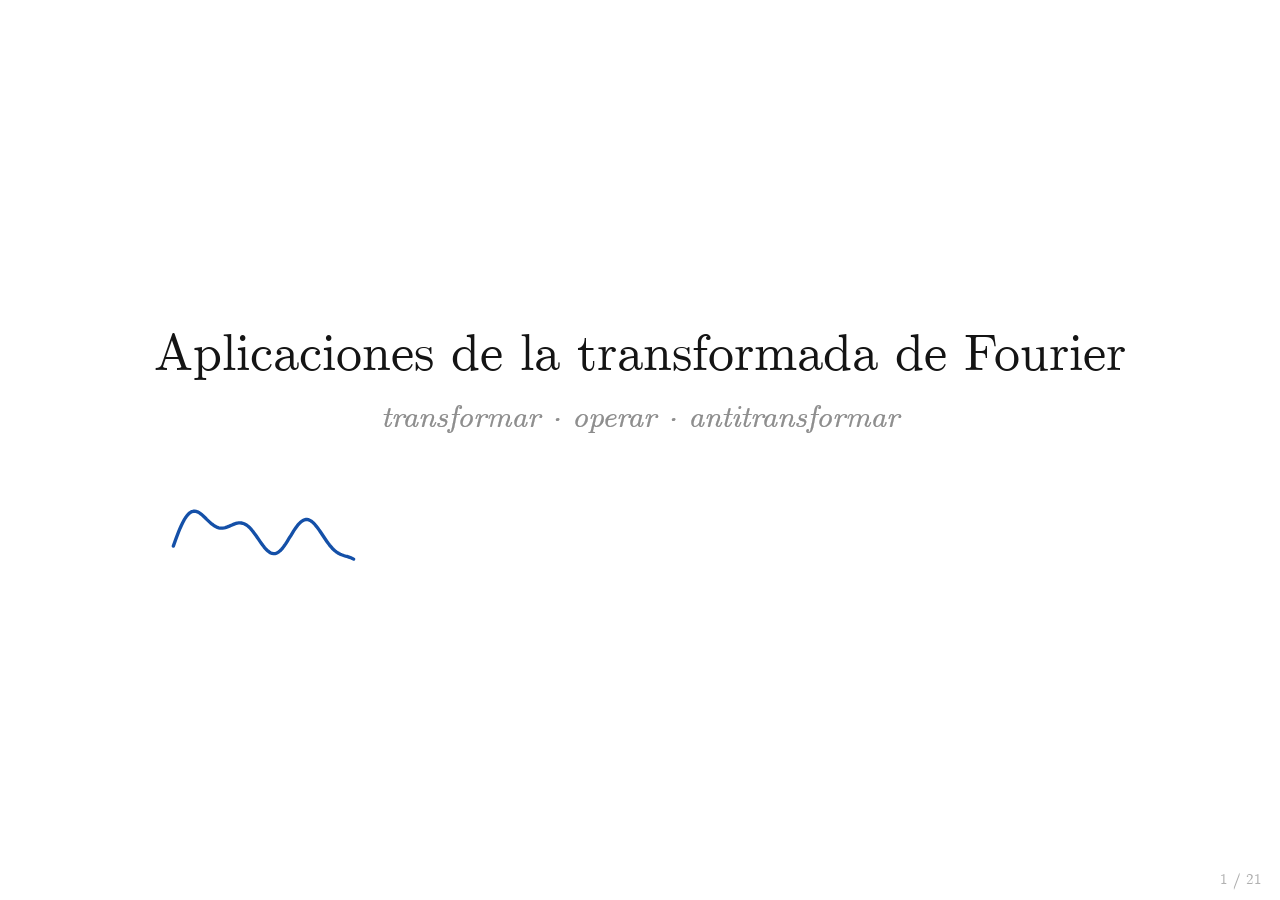
<file: clase_fourier_aplicaciones/index.html>
<!doctype html>
<html lang="es" data-theme="light">
<head>
<meta charset="utf-8">
<meta name="viewport" content="width=device-width,initial-scale=1">
<title>Aplicaciones de Fourier</title>
<link rel="stylesheet" href="../comun/motor.css">
<script>
window.MathJax = {
  svg: { fontCache: 'none' },
  startup: { typeset: false },
  tex: { macros: { F: '\\mathcal{F}' } }
};
</script>
<script src="../vendor/mathjax/tex-svg-full.js"></script>
<script src="datos.js" onerror="window.DATOS = null"></script>
</head>
<body>
<svg id="stage" viewBox="0 0 1920 1080" preserveAspectRatio="xMidYMid meet"></svg>
<div id="hud" title="Ir a una slide (M)"></div>
<div id="menu" hidden><div id="grilla"></div></div>
<div id="cargando">cargando…</div>
<script src="../comun/motor.js"></script>
<script>
/* ── marco de dos mundos (propio de esta clase) ─────────────────────────────── */
// Cajas (sin borde): arriba-izq f, arriba-der f̂, abajo-der H f̂, abajo-izq g.
const BOX = {
  TL: { x0: 150, x1: 790, y0: 232, y1: 432 }, TR: { x0: 1130, x1: 1770, y0: 232, y1: 432 },
  BL: { x0: 150, x1: 790, y0: 660, y1: 860 }, BR: { x0: 1130, x1: 1770, y0: 660, y1: 860 },
};
const MID = b => [(b.x0 + b.x1) / 2, (b.y0 + b.y1) / 2];

function marco(g, o = {}) {
  const F = {};
  F.div = new DLine(g, 960, 150, 960, 900);
  F.lx = new Mix(g, o.izq || 'espacio real  ·  $x$', { size: 46, anchor: 'middle', x: 480, y: 160, color: 'x' });
  F.lk = new Mix(g, o.der || 'frecuencias  ·  $k$', { size: 46, anchor: 'middle', x: 1440, y: 160, color: 'k' });
  F.show = p => { F.div.grow(p); F.lx.write(p); F.lk.write(p); };
  return F;
}
// Flechas del diagrama: 𝓕 arriba, ×H a la derecha, 𝓕⁻¹ abajo, L (directo) a la izquierda.
function flechas(g, hTex = 'H(k)') {
  const A = {};
  A.F = new Arrow(g, 830, 332, 1090, 332);
  A.tF = tapa(g, 960, 296, 56, 50);
  A.Fl = new Tex(g, '\\F', { size: 52, x: 960, y: 308, anchor: 'middle' });
  A.H = new Arrow(g, 1450, 472, 1450, 626, { color: 'h' });
  A.Hl = new Tex(g, '\\times\\,' + hTex, { size: 46, x: 1478, y: 564, color: 'h' });
  A.Fi = new Arrow(g, 1090, 760, 830, 760);
  A.tFi = tapa(g, 960, 718, 80, 50);
  A.Fil = new Tex(g, '\\F^{-1}', { size: 52, x: 960, y: 736, anchor: 'middle' });
  A.L = new Arrow(g, 470, 472, 470, 626, { dash: '9 9', color: 'dim' });
  A.Ll = new Tex(g, 'L', { size: 46, x: 444, y: 564, anchor: 'end', color: 'dim' });
  // las tapas sólo se ven cuando se ve su rótulo
  A.tapas = () => { A.tF.style.opacity = A.Fl.parts[0].style.visibility === 'visible' ? 1 : 0; A.tFi.style.opacity = A.Fil.parts[0].style.visibility === 'visible' ? 1 : 0; };
  return A;
}

/* ════════════════════════════════════════════════════════════════════════════
   0.1  Título
   ════════════════════════════════════════════════════════════════════════════ */
slide('titulo', g => {
  const t1 = new Txt(g, 'Aplicaciones de la transformada de Fourier', { size: 78, anchor: 'middle', x: 960, y: 420 });
  const t2 = new Mix(g, 'transformar  ·  operar  ·  antitransformar', { size: 46, anchor: 'middle', x: 960, y: 505, italic: true, color: 'dim' });
  const xs = Array.from({ length: 700 }, (_, i) => i / 699);
  const onda = new Curve(g, xs.map(u => [260 + 1400 * u, 700 - 55 * (Math.sin(2 * Math.PI * 3 * u) + .6 * Math.sin(2 * Math.PI * 7 * u + .5) + .3 * Math.sin(2 * Math.PI * 16 * u))]), { color: 'x', width: 5 });
  const pie = new Txt(g, 'Introducción al Modelado Continuo  ·  2C 2026', { size: 30, anchor: 'middle', x: 960, y: 990, color: 'dim' });
  return {
    steps: [2.6],
    render(t) { t1.write(P(t, 0, 1.4)); t2.write(P(t, .8, 1.1)); onda.create(P(t, 1.1, 1.5)); pie.write(P(t, 1.6, .8)); },
  };
});

/* ════════════════════════════════════════════════════════════════════════════
   0.2  Dos mundos: una señal = suma de ondas; cada onda es un pico en k.
   ════════════════════════════════════════════════════════════════════════════ */
slide('dos-mundos', g => {
  const titulo = new Txt(g, 'Dos mundos', { size: 54, x: 70, y: 80 });
  const F = marco(g);
  const comps = [{ k: 2, a: 1, ph: 0 }, { k: 5, a: .6, ph: .9 }, { k: 11, a: .35, ph: 2.1 }];
  const n = 500, xs = Array.from({ length: n }, (_, i) => 2 * Math.PI * i / (n - 1));
  const X = x => 150 + x / (2 * Math.PI) * 640, ESC = 48;
  const yf = 335, filas = [540, 660, 780];
  const onda = (c, y0) => xs.map(x => [X(x), y0 - ESC * c.a * Math.sin(c.k * x + c.ph)]);
  const fPts = xs.map(x => [X(x), yf - ESC * comps.reduce((s, c) => s + c.a * Math.sin(c.k * x + c.ph), 0)]);
  const ejeF = new Curve(g, [[140, yf], [800, yf]], { color: 'tenue', width: 2 });
  const f = new Curve(g, fPts, { color: 'x' });
  const fl = new Tex(g, 'f(x)', { size: 44, x: 150, y: 240, color: 'x' });
  // eje k a la derecha
  const base = 858, Kx = k => 1150 + k * 46;
  const ejeK = new Axes(g, { x0: 1130, x1: 1770, y0: 300, y1: base, xr: [-0.43, 13.5], yr: [0, 1], xlabel: 'k' });
  ejeK.ay.g.style.display = ejeK.hy.style.display = 'none';
  const H = 470;
  const comp = comps.map((c, i) => {
    const desde = onda(c, filas[i]);
    const pico = desde.map((_, j) => [Kx(c.k), base - H * c.a * j / (n - 1)]);
    return {
      c, desde, pico,
      azul: new Curve(g, desde, { color: 'x', width: 4.5 }),     // se queda a la izquierda
      mov: new Curve(g, desde, { color: 'x', width: 4.5 }),      // la copia que viaja…
      nar: new Curve(g, desde, { color: 'k', width: 6 }),        // …y se vuelve pico
      signo: new Tex(g, i ? '+' : '=', { size: 46, x: 118, y: filas[i] + 14, anchor: 'middle' }),
      punto: (() => { const d = E('circle', { cx: Kx(c.k), cy: base - H * c.a, r: 9 }, g); d.style.fill = C('k'); return d; })(),
      kl: new Tex(g, String(c.k), { size: 36, x: Kx(c.k), y: base + 46, anchor: 'middle', color: 'k' }),
    };
  });
  const fhat = new Tex(g, '\\hat f(k)', { size: 44, x: 1150, y: 300, color: 'k' });
  const aF = new Arrow(g, 830, 610, 1090, 610), tp1 = tapa(g, 960, 574, 60, 54);
  const aFl = new Tex(g, '\\F', { size: 52, x: 960, y: 585, anchor: 'middle' });
  const aFi = new Arrow(g, 1090, 720, 830, 720), tp2 = tapa(g, 960, 688, 80, 54);
  const aFil = new Tex(g, '\\F^{-1}', { size: 52, x: 960, y: 700, anchor: 'middle' });
  const formula = new Tex(g, '\\class{cx}{f(x)} \\;=\\; \\sum_k \\class{ck}{\\hat f(k)}\\, e^{ikx}', { size: 52, x: 960, y: 985, anchor: 'middle' });
  const nota = new Txt(g, 'la misma función, en otras coordenadas', { size: 36, x: 960, y: 1050, anchor: 'middle', italic: true, color: 'dim' });

  return {
    steps: [1.4, 1.5, 1.8, 2.8, 1.8],
    render(t) {
      titulo.write(P(t, 0, .9)); F.show(P(t, .2, 1.1));
      // 1: f(x)
      const t1 = 1.4; ejeF.create(P(t, t1, .6)); f.create(P(t, t1 + .1, 1.3)); fl.write(P(t, t1 + .6, .8));
      // 2: se desarma en ondas; 3: cada onda viaja y se colapsa en un pico
      const t2 = 2.9, t3 = 4.7;
      ejeK.create(P(t, t3, .8)); aF.grow(P(t, t3, .7)); aFl.write(P(t, t3 + .2, .6));
      tp1.style.opacity = t >= t3 + .2 ? 1 : 0;
      comp.forEach((o, i) => {
        const pa = P(t, t2 + i * .25, 1.1);                 // copia de f → onda i
        const pb = P(t, t3 + .5 + i * .45, 1.3);            // onda i → pico
        o.azul.set(lerpPts(fPts, o.desde, pa)).create(pa > 0 ? 1 : 0);
        o.signo.write(P(t, t2 + .6 + i * .25, .5));
        const viaja = lerpPts(o.desde, o.pico, pb);
        o.mov.set(viaja).create(pb > 0 ? 1 : 0).alpha(1 - pb);
        o.nar.set(viaja).create(pb > 0 ? 1 : 0).alpha(pb);
        o.punto.style.opacity = P(t, t3 + 1.5 + i * .45, .3);
        o.kl.write(P(t, t3 + 1.5 + i * .45, .5));
      });
      fhat.write(P(t, t3 + 2.2, .6));
      // 4: vuelta
      const t4 = 7.5;
      aFi.grow(P(t, t4, .7)); aFil.write(P(t, t4 + .2, .6)); tp2.style.opacity = t >= t4 + .2 ? 1 : 0;
      formula.write(P(t, t4 + .5, 1.2)); nota.write(P(t, t4 + 1.1, .7));
    },
  };
});

/* ════════════════════════════════════════════════════════════════════════════
   0.3  La receta: ir, multiplicar, volver.
   ════════════════════════════════════════════════════════════════════════════ */
slide('receta', g => {
  const titulo = new Txt(g, 'La receta', { size: 54, x: 70, y: 80 });
  const F = marco(g);
  const A = flechas(g);
  const [cx1, cy1] = MID(BOX.TL), [cx2] = MID(BOX.TR), [, cy2] = MID(BOX.BL);
  const f = new Tex(g, '\\class{cx}{f(x)}', { size: 72, x: cx1, y: cy1 + 20, anchor: 'middle' });
  const fh = new Tex(g, '\\class{ck}{\\hat f(k)}', { size: 72, x: cx2, y: cy1 + 20, anchor: 'middle' });
  const hf = new Tex(g, '\\class{ch}{H(k)}\\,\\class{ck}{\\hat f(k)}', { size: 72, x: cx2, y: cy2 + 20, anchor: 'middle' });
  const gx = new Tex(g, '\\class{cx}{g(x)}', { size: 72, x: cx1, y: cy2 + 20, anchor: 'middle' });
  const lq = new Txt(g, 'lo que queremos', { size: 30, x: 444, y: 604, anchor: 'end', italic: true, color: 'dim' });
  const r1 = new Mix(g, 'por ejemplo,   $\\dfrac{d}{dx}\\,e^{ikx} \\;=\\; \\class{ch}{ik}\\; e^{ikx}$', { size: 44, x: 960, y: 990, anchor: 'middle' });
  const r2 = new Mix(g, 'las ondas $e^{ikx}$ son autofunciones de la derivada: derivarlas es multiplicarlas por $ik$', { size: 34, x: 960, y: 1055, anchor: 'middle', italic: true, color: 'dim' });
  return {
    steps: [1.2, 1.6, 1.5, 1.5, 1.2, 2.0],
    render(t) {
      titulo.write(P(t, 0, .8)); F.show(t > 0 ? 1 : 0);
      f.write(P(t, .3, .9));
      const t1 = 1.2; A.F.grow(P(t, t1, .7)); A.Fl.write(P(t, t1 + .3, .5)); fh.write(P(t, t1 + .6, .9));
      const t2 = 2.8; A.H.grow(P(t, t2, .6)); A.Hl.write(P(t, t2 + .2, .6)); hf.write(P(t, t2 + .5, 1));
      const t3 = 4.3; A.Fi.grow(P(t, t3, .7)); A.Fil.write(P(t, t3 + .3, .5)); gx.write(P(t, t3 + .6, .9));
      const t4 = 5.8; A.L.grow(P(t, t4, .7)); A.Ll.write(P(t, t4 + .3, .5)); lq.write(P(t, t4 + .5, .6));
      const t5 = 7.0; r1.write(P(t, t5, 1)); r2.write(P(t, t5 + .8, .9));
      A.tapas();
    },
  };
});

/* ════════════════════════════════════════════════════════════════════════════
   0.4  ¿Cuánto cuesta ir y volver? N² contra N log N, y un poco de historia.
   ════════════════════════════════════════════════════════════════════════════ */
slide('fft', g => {
  const titulo = new Txt(g, '¿Cuánto cuesta ir y volver?', { size: 54, x: 70, y: 80 });
  const N = 60 * 44100, cD = N * N, cF = N * Math.log2(N), VEL = 1e9;   // cuentas por segundo
  const audio = new Mix(g, `un audio de un minuto: $N = 60 \\times 44.100 \\approx ${fmt(N / 1e6, 1).replace(',', '{,}')} \\cdot 10^6$ muestras`, { size: 40, x: 960, y: 190, anchor: 'middle' });
  const X0 = 560, X1 = 1700, Y1 = 290, Y2 = 420, ALTO = 56;
  const barra = (y, col) => { const r = E('rect', { x: X0, y, height: ALTO, width: 0 }, g); r.style.fill = C(col); return r; };
  const bD = barra(Y1, 'dim'), bF = barra(Y2, 'h');
  const lD = new Mix(g, 'directa:  $N^2$', { size: 40, x: X0 - 30, y: Y1 + 40, anchor: 'end' });
  const lF = new Mix(g, 'FFT:  $N \\log_2 N$', { size: 40, x: X0 - 30, y: Y2 + 40, anchor: 'end', color: 'h' });
  const exp10 = v => { const e = Math.floor(Math.log10(v)); return `${fmt(v / 10 ** e, 0)} \\cdot 10^{${e}}`; };
  const nD = new Mix(g, `$${exp10(cD)}$ cuentas`, { size: 34, x: X0, y: Y1 + ALTO + 38, color: 'dim' });
  const nF = new Mix(g, `$${exp10(cF)}$ cuentas  →  ${fmt(cF / VEL, 2)} segundos`, { size: 34, x: X0 + 30, y: Y2 + 40, color: 'h' });
  const reloj = new Txt(g, '', { size: 40, x: X1, y: Y1 + ALTO + 42, anchor: 'end' });
  const vel = new Mix(g, '(a $10^9$ cuentas por segundo)', { size: 28, x: X1, y: Y2 + ALTO + 50, anchor: 'end', italic: true, color: 'dim' });
  // línea de tiempo
  const YL = 760, AX = a => lerp(200, 1720, (a - 1800) / 170);
  const linea = new Arrow(g, 170, YL, 1760, YL, { color: 'ax', width: 3, head: 18 });
  const hito = (a, col) => { const c = E('circle', { cx: AX(a), cy: YL, r: 10 }, g); c.style.fill = C(col); return c; };
  const anios = [1800, 1850, 1900, 1950].map(a => new Txt(g, String(a), { size: 26, x: AX(a), y: YL + 34, anchor: 'middle', color: 'dim' }));
  const hG = hito(1805, 'x'), hFo = hito(1807, 'k'), hC = hito(1965, 'h');
  const gauss = [new Txt(g, 'Gauss, 1805', { size: 36, x: AX(1805) - 20, y: YL - 92, bold: true }),
    new Txt(g, 'interpola órbitas de asteroides a mano;', { size: 30, x: AX(1805) - 20, y: YL - 54, italic: true, color: 'dim' }),
    new Txt(g, 'no lo publica (sale en 1866)', { size: 30, x: AX(1805) - 20, y: YL - 20, italic: true, color: 'dim' })];
  const fourier = new Txt(g, 'Fourier presenta sus series, 1807', { size: 30, x: AX(1805) - 20, y: YL + 74, italic: true, color: 'k' });
  const cooley = [new Txt(g, 'Cooley y Tukey, 1965', { size: 36, x: AX(1965) + 20, y: YL - 92, anchor: 'end', bold: true }),
    new Txt(g, 'Guerra Fría: detectar ensayos nucleares subterráneos', { size: 30, x: AX(1965) + 20, y: YL - 54, anchor: 'end', italic: true, color: 'dim' }),
    new Txt(g, 'con sismógrafos, sin entrar a la URSS', { size: 30, x: AX(1965) + 20, y: YL - 20, anchor: 'end', italic: true, color: 'dim' })];
  const ley = leyendas(g, [['la FFT no es una aproximación: da exactamente lo mismo, con muchísimas menos cuentas', 3.2]], { size: 36 });
  const T1 = 3.0, T2 = 4.8;
  return {
    steps: [3.0, 1.8, 2.2],
    render(t) {
      titulo.write(P(t, 0, .8)); audio.write(P(t, .2, .8));
      lD.write(P(t, .5, .5)); lF.write(P(t, .6, .5));
      // la directa tarda (la barra crece con un reloj); la FFT es instantánea
      const pD = lin(t, .9, 2.0);
      bD.setAttribute('width', (X1 - X0) * pD);
      bF.setAttribute('width', t > 1.0 ? Math.max(4, (X1 - X0) * cF / cD) : 0);
      const s = Math.round(pD * cD / VEL);
      reloj.t.textContent = pD > 0 ? `${Math.floor(s / 3600)} h ${String(Math.floor(s / 60) % 60).padStart(2, '0')} min` : '';
      nD.write(P(t, 2.7, .3)); nF.write(P(t, 1.1, .5)); vel.write(P(t, 1.4, .5));
      // 1: Gauss · 2: Cooley y Tukey
      linea.grow(P(t, T1, .6)); anios.forEach((a, i) => a.write(P(t, T1 + .2 + i * .1, .4)));
      hG.style.opacity = P(t, T1 + .4, .3); gauss.forEach((o, i) => o.write(P(t, T1 + .5 + i * .3, .6)));
      hFo.style.opacity = P(t, T1 + 1.2, .3); fourier.write(P(t, T1 + 1.2, .6));
      hC.style.opacity = P(t, T2, .3); cooley.forEach((o, i) => o.write(P(t, T2 + .1 + i * .4, .7)));
      ley(t);
    },
  };
});

/* ════════════════════════════════════════════════════════════════════════════
   A1  Derivar: H(k) = ik. Con ruido, ik levanta el piso de las k altas.
   ════════════════════════════════════════════════════════════════════════════ */
slide('derivar', g => {
  // datos: N = 128 puntos en [0, 2π)
  const N = 128, K = N / 2, KC = 10, SIG = .09;
  const xs = Array.from({ length: N + 1 }, (_, j) => 2 * Math.PI * j / N);
  const r = rng(7), ruido = Array.from({ length: N }, () => SIG * gauss(r));
  const f0 = xs.slice(0, N).map(x => Math.sin(3 * x) + .5 * Math.cos(7 * x));
  const fn = f0.map((v, j) => v + ruido[j]);
  const dft = v => {   // c_k = (1/N) Σ v_j e^{-ikx_j}, k = 0..K
    const a = [], b = [];
    for (let k = 0; k <= K; k++) { let re = 0, im = 0; for (let j = 0; j < N; j++) { re += v[j] * Math.cos(k * xs[j]); im -= v[j] * Math.sin(k * xs[j]); } a.push(re / N); b.push(im / N); }
    return { a, b, mod: a.map((ak, k) => Math.hypot(ak, b[k])) };
  };
  const deriv = (c, kc) => xs.map(x => { let s = 0; for (let k = 1; k < Math.min(K, kc + 1); k++) s += 2 * (-k * c.b[k] * Math.cos(k * x) - k * c.a[k] * Math.sin(k * x)); return s; });
  const c0 = dft(f0), cn = dft(fn), ks = Array.from({ length: K + 1 }, (_, k) => k);
  const per = v => [...v, v[0]];

  const titulo = new Mix(g, '1  ·  Derivar', { size: 54, x: 70, y: 80 });
  const F = marco(g), A = flechas(g, 'ik');
  const Hc = new Tex(g, '\\times\\, ik\\,\\Theta(k_c-|k|)', { size: 46, x: 1478, y: 564, color: 'h' });
  const ddx = new Tex(g, '\\frac{d}{dx}', { size: 44, x: 444, y: 564, anchor: 'end', color: 'dim' });
  const clip = E('clipPath', { id: 'clipBL' }, g); E('rect', { x: 120, y: 638, width: 720, height: 250 }, clip);
  const aTL = new Axes(g, { ...BOX.TL, xr: [0, 2 * Math.PI], yr: [-2.2, 2.2], base: 0, xlabel: 'x' });
  const aTR = new Axes(g, { ...BOX.TR, xr: [-1, K], yr: [-3, 1], log: true, xlabel: 'k' });
  const aBR = new Axes(g, { ...BOX.BR, xr: [-1, K], yr: [-3, 1], log: true, xlabel: 'k' });
  const aBL = new Axes(g, { ...BOX.BL, xr: [0, 2 * Math.PI], yr: [-9, 9], base: 0, xlabel: 'x' });
  const lTL = rotulo(g, 'f(x)', BOX.TL, 'x'), lTR = rotulo(g, '|\\hat f(k)|', BOX.TR, 'k');
  const lBR = rotulo(g, '|ik\\,\\hat f(k)|', BOX.BR, 'k'), lBL = rotulo(g, "f'(x)", BOX.BL, 'x');
  const escLog = [BOX.TR, BOX.BR].map(b => new Txt(g, '(escala log)', { size: 26, x: b.x1, y: b.y0 - 8, anchor: 'end', italic: true, color: 'dim' }));
  // curvas y espectros
  const pf0 = aTL.pts(xs, per(f0)), pfn = aTL.pts(xs, per(fn));
  const ps0 = aTR.pts(ks, c0.mod), psn = aTR.pts(ks, cn.mod);
  const pk0 = aBR.pts(ks, c0.mod.map((m, k) => k * m)), pkn = aBR.pts(ks, cn.mod.map((m, k) => k * m)), pkc = aBR.pts(ks, cn.mod.map((m, k) => k <= KC ? k * m : 0));
  const pd0 = aBL.pts(xs, deriv(c0, K)), pdn = aBL.pts(xs, deriv(cn, K)), pdc = aBL.pts(xs, deriv(cn, KC));
  const compuerta = E('rect', { x: aBR.X(-1), y: BOX.BR.y0 + 20, width: aBR.X(KC + .5) - aBR.X(-1), height: BOX.BR.y1 - BOX.BR.y0 - 20 }, g);
  compuerta.style.fill = C('h');
  const corte = new Curve(g, [[aBR.X(KC + .5), BOX.BR.y0 + 20], [aBR.X(KC + .5), BOX.BR.y1]], { color: 'h', width: 3.5 });
  const kcl = new Tex(g, 'k_c', { size: 38, x: aBR.X(KC + .5), y: BOX.BR.y1 + 42, anchor: 'middle', color: 'h' });
  const exacta = new Curve(g, pd0, { color: 'dim', width: 3, dash: '10 9', clip: 'clipBL' });
  const cf = new Curve(g, pf0);
  const cs = new Stems(g, aTR.yb, { r: 4.5, width: 3 }), ck = new Stems(g, aBR.yb, { r: 4.5, width: 3 });
  const cd = new Curve(g, pd0, { clip: 'clipBL' });
  const nRuido = new Mix(g, '+ ruido, $\\sigma = 0{,}09$', { size: 32, x: 790, y: 226, anchor: 'end', color: 'ruido' });
  const nPiso = new Txt(g, 'piso de ruido', { size: 32, x: 1770, y: aTR.Y(.035), anchor: 'end', color: 'ruido', italic: true });
  const ley = leyendas(g, [
    ['$\\widehat{f\'}(k) = \\class{ch}{ik}\\,\\hat f(k)$   — ya lo vieron en la teórica', 3.8, 4.8],
    ['un ruido que casi no se ve…', 5.0, 6.6],
    ['$|\\class{ch}{H(k)}| = |k|$  amplifica justo donde vive el ruido', 6.9, 8.6],
    ['cortar en $k_c$: perdemos detalle fino, recuperamos la derivada', 9.4],
  ]);
  return {
    steps: [1.6, 3.2, 1.8, 2.0, 2.2],
    render(t) {
      titulo.write(P(t, 0, .8)); F.show(t > 0 ? 1 : 0);
      // 0: f(x)
      aTL.create(P(t, .1, .7)); cf.create(P(t, .4, 1.1)); lTL.write(P(t, .6, .7));
      // 1: toda la cadena limpia
      const t1 = 1.6;
      A.F.grow(P(t, t1, .5)); A.Fl.write(P(t, t1 + .1, .4));
      aTR.create(P(t, t1 + .2, .5)); lTR.write(P(t, t1 + .4, .5));
      A.H.grow(P(t, t1 + 1, .4)); A.Hl.write(P(t, t1 + 1.1, .5)); aBR.create(P(t, t1 + 1, .5)); lBR.write(P(t, t1 + 1.9, .5));
      A.Fi.grow(P(t, t1 + 2, .5)); A.Fil.write(P(t, t1 + 2.1, .4));
      aBL.create(P(t, t1 + 2.1, .5)); lBL.write(P(t, t1 + 2.3, .5));
      A.L.grow(P(t, t1 + 2.4, .5)); ddx.write(P(t, t1 + 2.6, .5)); A.Ll.g.style.display = 'none';
      escLog.forEach(e => e.write(P(t, t1 + 2.4, .6)));
      // 2: ruido · 3: ×ik con ruido · 4: compuerta
      const t2 = 4.8, t3 = 6.6, t4 = 8.6;
      const pr = P(t, t2, 1.2), pk = P(t, t3, 1.4), pc = P(t, t4 + .3, 1.2);
      cf.set(lerpPts(pf0, pfn, pr)); nRuido.write(P(t, t2 + .2, .8));
      cs.set(lerpPts(ps0, psn, pr), P(t, t1 + .3, .9)); nPiso.write(P(t, t2 + .8, .7));
      const pBaja = P(t, t1 + 1.1, .9);     // la copia del espectro baja y se multiplica por |k|
      if (pc > 0) ck.set(lerpPts(pkn, pkc, pc));
      else if (pk > 0) ck.set(lerpPts(pk0, pkn, pk));
      else ck.set(lerpPts(ps0, pk0, pBaja), pBaja > 0 ? 1 : 0, lerp(aTR.yb, aBR.yb, pBaja));
      cd.set(pc > 0 ? lerpPts(pdn, pdc, pc) : lerpPts(pd0, pdn, pk)).create(P(t, t1 + 2.3, .9));
      const viejo = 1 - .78 * P(t, t2, .6) * (1 - P(t, t3, .4));   // abajo queda "viejo" hasta recalcular
      ck.alpha(viejo); cd.alpha(viejo);
      compuerta.style.opacity = .13 * P(t, t4, .6); corte.create(P(t, t4, .6)); kcl.write(P(t, t4 + .2, .5));
      A.Hl.alpha(1 - P(t, t4, .5)); Hc.write(P(t, t4 + .2, .8));
      exacta.create(.8 * P(t, t4 + 1.2, .8));
      ley(t); A.tapas();
    },
  };
});

/* ════════════════════════════════════════════════════════════════════════════
   A2  Filtrar por umbral: un arpegio de piano real con ruido.
   ════════════════════════════════════════════════════════════════════════════ */
slide('umbral', g => {
  const D = window.DATOS?.piano; if (!D) return sinDatos(g);
  const titulo = new Mix(g, '2  ·  Filtrar por umbral', { size: 54, x: 70, y: 80 });
  const F = marco(g, { izq: 'tiempo  ·  $t$', der: 'frecuencias  ·  $f$' });
  const A = flechas(g, '\\Theta\\big(|\\hat f|^2-\\tau\\big)');
  const limpiar = new Txt(g, 'limpiar', { size: 34, x: 444, y: 562, anchor: 'end', italic: true, color: 'dim' });
  A.Ll.g.style.display = 'none';
  const kHz = [1, 2, 3, 4].map(v => [v * 1000, String(v)]);
  // a la izquierda, arriba una tira con la señal entera y abajo un zoom de 25 ms (con lupa)
  const amp = 1.1 * Math.max(...D.zoom.ruidosa.map(Math.abs));
  const zTL = { ...BOX.TL, y0: BOX.TL.y0 + 86 }, zBL = { ...BOX.BL, y0: BOX.BL.y0 + 86 };
  const aTL = new Axes(g, { ...zTL, xr: [0, D.zoom.ms], yr: [-amp, amp], base: 0, xlabel: 't' });
  const aBL = new Axes(g, { ...zBL, xr: [0, D.zoom.ms], yr: [-amp, amp], base: 0, xlabel: 't' });
  [aTL, aBL].forEach(a => a.ay.g.style.display = a.hy.style.display = 'none');
  const lupa = (b, z, nombres) => {
    const yc = b.y0 + 34, h = 22, X = u => lerp(b.x0, b.x1, u);
    const onda = E('path', {}, g); onda.style.fill = C('x');
    const xa = X(D.zoom.t0 / D.zoom.dur), xb = Math.max(xa + 7, X((D.zoom.t0 + D.zoom.ms / 1000) / D.zoom.dur));
    const marca = E('rect', { x: xa - 2, y: yc - h - 6, width: xb - xa + 4, height: 2 * h + 12, fill: 'none' }, g);
    Object.assign(marca.style, { stroke: C('ax'), strokeWidth: 2.5 });
    const abanico = new Curve(g, null, { color: 'tenue', width: 2, dash: '6 6' });
    abanico.set([[xa - 2, yc + h + 6], [z.x0, z.y0 - 4]]);
    const abanico2 = new Curve(g, [[xb + 2, yc + h + 6], [z.x1, z.y0 - 4]], { color: 'tenue', width: 2, dash: '6 6' });
    const etiqueta = new Txt(g, 'zoom de 25 ms', { size: 24, x: z.x1, y: z.y1 + 30, anchor: 'end', italic: true, color: 'dim' });
    new Cabezal(g, nombres, b.x0, b.x1, yc - h - 8, yc + h + 8, D.zoom.dur);
    return {
      set(env, p = 1) {   // env = {min, max}; p = cuánto de la tira se ve (de izquierda a derecha)
        const n = env.max.length, m = Math.max(2, Math.round(n * p));
        const arriba = env.max.slice(0, m).map((v, i) => [X(i / (n - 1)), yc - h * v / 1]);
        const abajo = env.min.slice(0, m).map((v, i) => [X(i / (n - 1)), yc - h * v]).reverse();
        onda.setAttribute('d', pathD([...arriba, ...abajo]) + 'Z'); onda.style.opacity = p > 0 ? 1 : 0;
      },
      detalle(p) { marca.style.opacity = p; abanico.alpha(p); abanico2.alpha(p); etiqueta.write(p); },
    };
  };
  const mezcla = (A, B, p) => ({ min: A.min.map((v, i) => lerp(v, B.min[i], p)), max: A.max.map((v, i) => lerp(v, B.max[i], p)) });
  const tF = lupa(BOX.TL, zTL, ['piano', 'piano_ruidosa']), tG = lupa(BOX.BL, zBL, ['piano_filtrada']);
  const aTR = new Axes(g, { ...BOX.TR, xr: [0, D.fmax], yr: [D.piso_db, 0], xlabel: 'f', xticks: kHz });
  const aBR = new Axes(g, { ...BOX.BR, xr: [0, D.fmax], yr: [D.piso_db, 0], xlabel: 'f', xticks: kHz });
  const khzL = [aTR, aBR].map(a => new Txt(g, 'kHz', { size: 26, x: a.x1 - 30, y: a.yb + 38, color: 'dim', italic: true }));
  const lTL = rotulo(g, 'f(t)', BOX.TL, 'x'), lBL = rotulo(g, 'g(t)', BOX.BL, 'x');
  const lTR = rotulo(g, '|\\hat f(f)|^2', BOX.TR, 'k'), lBR = rotulo(g, '|\\hat g(f)|^2', BOX.BR, 'k');
  const dB = [BOX.TR, BOX.BR].map(b => new Txt(g, '(dB)', { size: 26, x: b.x1, y: b.y0 - 8, anchor: 'end', italic: true, color: 'dim' }));
  const zx = D.zoom.limpia.map((_, i) => i * D.zoom.ms / (D.zoom.limpia.length - 1));
  const pLimpia = aTL.pts(zx, D.zoom.limpia), pRuidosa = aTL.pts(zx, D.zoom.ruidosa);
  const pFiltrada = aBL.pts(zx, D.zoom.filtrada), pRef = aBL.pts(zx, D.zoom.limpia);
  const cf = new Curve(g, pLimpia, { width: 3.5 });
  const ref = new Curve(g, pRef, { color: 'dim', width: 2.5, dash: '8 8' });
  const cg = new Curve(g, pFiltrada, { width: 3.5 });
  const fx = i => (i + .5) * D.fmax / D.espectro_ruidosa.length;
  const topsTR = D.espectro_ruidosa.map((v, i) => [aTR.X(fx(i)), aTR.Y(v)]);
  // columnas que sobreviven al umbral; las vecinas se juntan en un solo palito (el más alto)
  const quedan = [];
  D.espectro_filtrada.forEach((v, i) => {
    if (v <= -99) return;
    const u = quedan.at(-1);
    if (u && i - u[1] <= 3) { if (v > u[0]) quedan[quedan.length - 1] = [v, i]; } else quedan.push([v, i]);
  });
  const topsK = quedan.map(([v, i]) => [aTR.X(fx(i)), aTR.Y(v)]), topsBR = quedan.map(([v, i]) => [aBR.X(fx(i)), aBR.Y(v)]);
  const sTR = new Stems(g, aTR.yb, { r: 0, width: 1.6 });
  const sK = new Stems(g, aTR.yb, { r: 6, width: 3.5 }), sBR = new Stems(g, aBR.yb, { r: 6, width: 3.5 });
  const yU = aTR.Y(D.umbral_db);
  const umbral = new Curve(g, [[aTR.x0, yU], [aTR.x1 + 10, yU]], { color: 'h', width: 3.5, dash: '14 9' });
  const tau = new Tex(g, '\\tau', { size: 42, x: aTR.x1 + 22, y: yU + 12, color: 'h' });
  const nArm = new Txt(g, 'armónicos', { size: 32, x: aTR.X(3000), y: aTR.Y(-5), italic: true, color: 'k' });
  const nPiso = new Txt(g, 'piso de ruido', { size: 32, x: aTR.x1, y: aTR.Y(-27), anchor: 'end', italic: true, color: 'ruido' });
  const nRuido = new Txt(g, '+ ruido blanco', { size: 32, x: 790, y: 226, anchor: 'end', color: 'ruido' });
  const parF = new Parlante(g, BOX.TL.x0 + 115, BOX.TL.y0 - 22, () => estado.t >= 2.2 ? 'piano_ruidosa' : 'piano');
  const parG = new Parlante(g, BOX.BL.x0 + 115, BOX.BL.y0 - 22, 'piano_filtrada');
  const pct = fmt(D.fraccion * 100, 2);
  const ley = leyendas(g, [
    ['un arpegio de Do mayor en piano', .2, 2.2],
    ['le sumamos ruido blanco', 2.4, 3.6],
    ['el acorde vive en unos pocos armónicos; el ruido, en todas las frecuencias', 4.6, 6.0],
    [`$\\class{ch}{\\Theta(|\\hat f|^2-\\tau)}$: nos quedamos con el ${pct} % de los coeficientes`, 6.6, 8.4],
    ['antitransformamos: el arpegio vuelve, casi sin ruido', 8.8, 10.2],
    ['ojo: este $\\class{ch}{H}$ depende de $\\hat f$  —  ya no es una multiplicación fija', 10.3],
  ]);
  const estado = { t: 0 };
  return {
    steps: [1.2, 1.0, 1.4, 2.4, 2.4, 1.8, 1.2],
    audio: { 1: 'piano', 2: 'piano_ruidosa', 5: 'piano_filtrada' },
    render(t) {
      estado.t = t;
      titulo.write(P(t, 0, .8)); F.show(t > 0 ? 1 : 0);
      lTL.write(P(t, 0, .6)); parF.alpha(P(t, .3, .4));
      const t1 = 2.2, pRu = P(t, t1, 1);    // 1: ruido
      tF.set(mezcla(D.tira.limpia, D.tira.ruidosa, pRu), P(t, .1, .7)); tF.detalle(P(t, .6, .4));
      aTL.create(P(t, .6, .5)); cf.create(P(t, .7, .6));
      cf.set(lerpPts(pLimpia, pRuidosa, pRu)); nRuido.write(P(t, t1 + .2, .7));
      // 2: espectro
      const t2 = 3.6;
      A.F.grow(P(t, t2, .5)); A.Fl.write(P(t, t2 + .1, .4)); aTR.create(P(t, t2 + .2, .5)); lTR.write(P(t, t2 + .4, .5));
      khzL[0].write(P(t, t2 + .4, .4)); dB[0].write(P(t, t2 + .4, .4));
      const pT = P(t, t2 + .4, 1.4); sTR.set(topsTR, pT);
      nArm.write(P(t, t2 + 1.4, .6)); nPiso.write(P(t, t2 + 1.6, .6)); nPiso.alpha(1 - P(t, 6, .4));
      // 3: umbral → nos quedamos con los picos
      const t3 = 6.0;
      umbral.create(P(t, t3, .5)); tau.write(P(t, t3 + .2, .5));
      sTR.alpha(1 - .72 * P(t, t3 + .4, .6)); sK.set(topsK, P(t, t3 + .4, .01));
      A.H.grow(P(t, t3 + .6, .4)); A.Hl.write(P(t, t3 + .7, .6));
      aBR.create(P(t, t3 + .7, .5)); lBR.write(P(t, t3 + 1.6, .5)); khzL[1].write(P(t, t3 + 1, .4)); dB[1].write(P(t, t3 + 1, .4));
      const pb = P(t, t3 + .9, 1.1);
      sBR.set(lerpPts(topsK, topsBR, pb), pb > 0 ? 1 : 0, lerp(aTR.yb, aBR.yb, pb));
      // 4: vuelta
      const t4 = 8.4;
      A.Fi.grow(P(t, t4, .5)); A.Fil.write(P(t, t4 + .1, .4));
      tG.set(D.tira.filtrada, P(t, t4 + .2, .6)); tG.detalle(P(t, t4 + .6, .3));
      aBL.create(P(t, t4 + .6, .5)); cg.create(P(t, t4 + .7, .7)); lBL.write(P(t, t4 + .2, .5)); parG.alpha(P(t, t4 + .5, .4));
      ref.create(.7 * P(t, t4 + 1.1, .6));
      A.L.grow(P(t, t4 + .8, .5)); limpiar.write(P(t, t4 + 1, .5));
      ley(t); A.tapas();
    },
  };
});

/* ════════════════════════════════════════════════════════════════════════════
   A2'  ¿Por qué anda? Más muestras: los picos crecen como √N y el piso no.
   ════════════════════════════════════════════════════════════════════════════ */
slide('por-que', g => {
  const titulo = new Txt(g, '¿Por qué anda?', { size: 54, x: 70, y: 80 });
  const F = marco(g, { izq: 'tiempo  ·  $n$', der: 'frecuencias  ·  $k$' });
  // tres filas a cada lado: señal + ruido = suma. Los espectros van divididos por √N.
  const FILAS = [300, 545, 790], ALTO = 78, ESC = 14.5, TAU = 3.6;
  const r = rng(11), ruido = Array.from({ length: 1024 }, () => gauss(r));
  const senal = n => .6 * Math.sin(2 * Math.PI * n / 8) + .45 * Math.sin(2 * Math.PI * 7 * n / 32 + 1);
  const xL = u => lerp(160, 790, u), xR = u => lerp(1140, 1770, u);   // u en [0, 1]
  const ejes = FILAS.map(y => [
    new Curve(g, [[150, y], [800, y]], { color: 'tenue', width: 2 }),
    new Curve(g, [[1130, y + ALTO], [1780, y + ALTO]], { color: 'ax', width: 2.5 }),
  ]);
  const signos = [null, '+', '='].map((sg, i) => sg && [118, 1100].map(x => new Tex(g, sg, { size: 46, x, y: FILAS[i] + 14, anchor: 'middle' })));
  const rot = [
    [new Tex(g, 's_n', { size: 38, x: 160, y: FILAS[0] - ALTO - 6, color: 'x' }), new Tex(g, '|\\hat s(k)|', { size: 36, x: 1150, y: FILAS[0] - ALTO + 2, color: 'k' })],
    [new Tex(g, '\\eta_n', { size: 38, x: 160, y: FILAS[1] - ALTO - 6, color: 'ruido' }), new Tex(g, '|\\hat \\eta(k)|', { size: 36, x: 1150, y: FILAS[1] - ALTO + 2, color: 'ruido' })],
    [new Tex(g, 'f_n = s_n + \\eta_n', { size: 38, x: 160, y: FILAS[2] - ALTO - 6, color: 'x' }), new Tex(g, '|\\hat f(k)| = |\\hat s + \\hat\\eta|', { size: 36, x: 1150, y: FILAS[2] - ALTO + 2, color: 'k' })],
  ];
  const nota = new Mix(g, '(divididos por $\\sqrt{N}$)', { size: 26, x: 1780, y: FILAS[0] - ALTO + 2, anchor: 'end', italic: true, color: 'dim' });
  const flechas = FILAS.map(y => new Arrow(g, 830, y, 1070, y, { width: 3.5, head: 18 }));
  const tapas = FILAS.map(y => tapa(g, 950, y - 28, 50, 44));
  const efes = FILAS.map(y => new Tex(g, '\\F', { size: 42, x: 950, y: y - 16, anchor: 'middle' }));
  // en el tiempo: tres curvas con las 1024 muestras; se dibujan las primeras `largo`, con `escala` muestras a lo ancho.
  // Más N = grabar más tiempo con el mismo muestreo: primero se agrega (o se corta) señal y después se acomoda la escala.
  const S1024 = Array.from({ length: 1024 }, (_, n) => senal(n));
  const datos = [S1024, ruido, S1024.map((v, n) => v + ruido[n])];
  const curvas = datos.map((_, i) => new Curve(g, null, { color: i === 1 ? 'ruido' : 'x', width: 3 }));
  const cpT = E('clipPath', { id: 'clipPorQue' }, g); E('rect', { x: 140, y: 150, width: 670, height: 760 }, cpT);
  curvas.forEach(c => c.g.setAttribute('clip-path', 'url(#clipPorQue)'));
  function dibujarTiempo(escala, largo, p0) {
    const nL = Math.max(2, Math.floor(largo)), ancho = clamp(3.4 - .75 * Math.log2(escala / 64), 1.3, 3.4);
    curvas.forEach((c, i) => {
      c.set(datos[i].slice(0, nL).map((y, n) => [160 + n * 630 / (escala - 1), FILAS[i] - y * 26])).create(p0[i]);
      c.p.style.strokeWidth = ancho + (i === 0 ? .6 : 0);
    });
  }
  const etiquetaN = new Txt(g, '', { size: 38, x: 790, y: FILAS[0] - ALTO - 6, anchor: 'end', color: 'x' });
  const notaRuido = new Txt(g, 'ruido blanco: cada muestra al azar, independiente', { size: 24, x: 790, y: FILAS[1] - ALTO - 6, anchor: 'end', italic: true, color: 'ruido' });
  // un juego de espectros por cada N
  const juego = N => {
    const s_ = S1024.slice(0, N), e_ = ruido.slice(0, N), f_ = s_.map((v, n) => v + e_[n]);
    const espectro = (v, i, col) => {
      const m = modDFT(v).map(a => a / Math.sqrt(N));
      const st = new Stems(g, FILAS[i] + ALTO, { r: N <= 64 ? 5 : N <= 256 ? 3 : 0, width: N <= 64 ? 3.5 : N <= 256 ? 2.4 : 1.4, color: col });
      return { st, tops: m.map((a, k) => [xR(k / (N / 2)), FILAS[i] + ALTO - Math.min(a * ESC, 2 * ALTO + 20)]) };
    };
    return { N, espectros: [espectro(s_, 0, 'k'), espectro(e_, 1, 'ruido'), espectro(f_, 2, 'k')] };
  };
  const J = { 256: juego(256), 64: juego(64), 1024: juego(1024) };
  const yT = FILAS[2] + ALTO - TAU * ESC;
  const umbral = new Curve(g, [[1130, yT], [1790, yT]], { color: 'h', width: 3.5, dash: '14 9' });
  const tau = new Tex(g, '\\tau', { size: 40, x: 1800, y: yT + 12, color: 'h' });
  const nDos = new Txt(g, 'toda su energía en 2 frecuencias', { size: 28, x: 1780, y: FILAS[0] - 22, anchor: 'end', italic: true, color: 'k' });
  const nTodas = new Txt(g, 'la suya, repartida: un poquito en cada una', { size: 28, x: 1780, y: FILAS[1] - 22, anchor: 'end', italic: true, color: 'ruido' });
  const ley = leyendas(g, [
    ['ruido blanco $\\eta_n$: un valor al azar en cada muestra, sin relación con los demás; sumado, tapa la señal', .4, 2.4],
    ['$\\F(s + \\eta) = \\hat s + \\hat\\eta$: transformar es lineal, así que la suma se conserva', 3.0, 5.2],
    ['Parseval: la energía se conserva; el seno la junta, el ruido la reparte entre todas las $k$', 5.6, 7.6],
    ['grabando menos tiempo (menos muestras, mismo muestreo), los picos no sobresalen del piso', 8.2, 10.6],
    ['grabando más tiempo, los picos crecen como $\\sqrt{N}$ y el piso de ruido no se mueve', 11.0, 13.8],
    ['anda si la señal es rala y estacionaria, y el ruido es blanco (repartido en todas las $k$)', 14.4],
  ], { size: 36 });
  // tramos: 0 filas a la izquierda · 1 𝓕 · 2 Parseval · 3 N = 64 · 4 N = 1024 · 5 umbral
  const T = [0, 2.4, 5.2, 7.6, 10.6, 13.8];
  return {
    steps: [2.4, 2.8, 2.4, 3.0, 3.2, 2.0],
    render(t) {
      titulo.write(P(t, 0, .8)); F.show(t > 0 ? 1 : 0);
      ejes.forEach(([a, b], i) => { a.create(P(t, .1 + i * .3, .5)); b.create(P(t, T[1] + i * .3, .5)); });
      signos.forEach((par, i) => par && (par[0].write(P(t, .3 + i * .5, .4)), par[1].write(P(t, T[1] + .6 + i * .5, .4))));
      rot.forEach(([a, b], i) => { a.write(P(t, .2 + i * .5, .5)); b.write(P(t, T[1] + .3 + i * .5, .5)); });
      nota.write(P(t, T[1] + 1.8, .5));
      flechas.forEach((f, i) => f.grow(P(t, T[1] + i * .5, .5)));
      efes.forEach((f, i) => f.write(P(t, T[1] + .2 + i * .5, .4)));
      tapas.forEach((tp, i) => tp.style.opacity = t >= T[1] + .2 + i * .5 ? 1 : 0);
      // N = 256 → 64 (se corta y después se estira) → 1024 (se achica la escala y después se graba más)
      const lg = (a, b, p) => Math.exp(lerp(Math.log(a), Math.log(b), p));
      const cut = P(t, T[3], .7), zin = P(t, T[3] + .8, .8), zout = P(t, T[4], .8), crece = P(t, T[4] + .9, 1.0);
      const escala = lg(lg(256, 64, zin), 1024, zout), largo = lg(lg(256, 64, cut), 1024, crece);
      dibujarTiempo(escala, largo, [0, 1, 2].map(i => P(t, .2 + i * .5, .9)));
      etiquetaN.t.textContent = `N = ${Math.round(largo)}`; etiquetaN.write(P(t, .3, .6));
      notaRuido.write(P(t, .9, .7));
      // los espectros cambian cuando terminó el cambio en el tiempo
      const a64 = P(t, T[3] + 1.6, .6), a1024 = P(t, T[4] + 2.0, .6);
      const peso = { 256: 1 - a64, 64: a64 * (1 - a1024), 1024: a1024 };
      for (const [N, j] of Object.entries(J)) {
        const w = peso[N], entra = N === '256' ? 1 : 0;
        j.espectros.forEach(({ st, tops }, i) => st.set(tops, entra ? P(t, T[1] + .2 + i * .5, .9) : 1).alpha(w));
      }
      nDos.write(P(t, T[2] + .2, .7)); nTodas.write(P(t, T[2] + .8, .7));
      [nDos, nTodas].forEach(n => n.alpha(1 - P(t, T[3], .4)));
      umbral.create(P(t, T[5], .6)); tau.write(P(t, T[5] + .2, .5));
      ley(t);
    },
  };
});

/* ════════════════════════════════════════════════════════════════════════════
   Paréntesis: análisis de señales. Acá no operamos y volvemos: transformamos y miramos.
   ════════════════════════════════════════════════════════════════════════════ */
// Rótulo que marca las slides del paréntesis
const rotuloParentesis = g => new Txt(g, '( paréntesis: análisis de señales )', { size: 32, x: 1850, y: 80, anchor: 'end', italic: true, color: 'dim' });

slide('parentesis', g => {
  const abre = new Txt(g, '(', { size: 560, x: 150, y: 760, color: 'tenue' });
  const cierra = new Txt(g, ')', { size: 560, x: 1770, y: 760, anchor: 'end', color: 'tenue' });
  const titulo = new Txt(g, 'Un paréntesis: análisis de señales', { size: 66, x: 960, y: 290, anchor: 'middle' });
  // la receta en una línea: f → F → f̂ → ×H → H f̂ → F⁻¹ → g
  const y = 560, sz = 58;
  const f = new Tex(g, '\\class{cx}{f}', { size: sz, x: 540, y, anchor: 'middle' });
  const a1 = new Arrow(g, 590, y - 18, 720, y - 18), l1 = new Tex(g, '\\F', { size: 44, x: 655, y: y - 42, anchor: 'middle' });
  const fh = new Tex(g, '\\class{ck}{\\hat f}', { size: sz, x: 775, y, anchor: 'middle' });
  const a2 = new Arrow(g, 830, y - 18, 990, y - 18, { color: 'h' }), l2 = new Tex(g, '\\times\\,H', { size: 44, x: 910, y: y - 42, anchor: 'middle', color: 'h' });
  const hf = new Tex(g, '\\class{ch}{H}\\class{ck}{\\hat f}', { size: sz, x: 1065, y, anchor: 'middle' });
  const a3 = new Arrow(g, 1140, y - 18, 1280, y - 18), l3 = new Tex(g, '\\F^{-1}', { size: 44, x: 1210, y: y - 42, anchor: 'middle' });
  const gg = new Tex(g, '\\class{cx}{g}', { size: sz, x: 1335, y, anchor: 'middle' });
  const resto = [a2, l2, hf, a3, l3, gg];
  const hasta = new Txt(g, 'hasta acá: transformar, operar, antitransformar', { size: 38, x: 960, y: 450, anchor: 'middle', italic: true, color: 'dim' });
  const baja = new Arrow(g, 775, y + 30, 775, y + 140, { color: 'k' });
  const mirar = new Txt(g, 'mirar: ¿qué frecuencias hay? ¿cuándo?', { size: 40, x: 810, y: y + 108, color: 'k' });
  const ley = leyendas(g, [['¿y si la señal no es estacionaria? (la voz, la música, una ballena…)', 3.6]], { size: 38, y: 900 });
  return {
    steps: [1.6, 2.0, 2.2],
    render(t) {
      abre.write(P(t, 0, 1)); cierra.write(P(t, .2, 1)); titulo.write(P(t, .3, 1.2));
      // 1: la receta
      const t1 = 1.6;
      hasta.write(P(t, t1, .7));
      [f, a1, l1, fh, a2, l2, hf, a3, l3, gg].forEach((o, i) => {
        const p = P(t, t1 + .1 + i * .1, .5);
        o.grow ? o.grow(p) : o.write(p);
      });
      // 2: no volvemos; sólo miramos
      const t2 = 3.6;
      resto.forEach(o => o.alpha(1 - .82 * P(t, t2, .6)));
      baja.grow(P(t, t2 + .4, .5)); mirar.write(P(t, t2 + .7, .9));
      ley(t);
    },
  };
});

/* ════════════════════════════════════════════════════════════════════════════
   A3  Espectrograma: ¿y si la señal cambia con el tiempo?
   ════════════════════════════════════════════════════════════════════════════ */
// Escala de Do mayor en piano (Do4 a Do5), muestreada a 4 kHz para calcular espectros acá.
const ESCALA = window.DATOS?.escala;
const HZ = [[250, '250'], [500, '500'], [1000, '1000\\,\\text{Hz}']];
function espectrograma(x, M, salto, fmax, fs) {
  const w = hann(M), cols = [];
  for (let i = 0; i + M <= x.length; i += salto) cols.push(modDFT(x.slice(i, i + M).map((v, n) => v * w[n])).map(v => v * v));
  const nb = Math.floor(fmax / (fs / M)) + 1, max = cols.reduce((m, c) => Math.max(m, ...c), 0);
  // v[fila][col], fila 0 = frecuencia más alta; dB recortado a -40
  const v = Array.from({ length: nb }, (_, fi) => cols.map(c => clamp((10 * Math.log10(c[nb - 1 - fi] / max + 1e-12) + 40) / 40)));
  return { v, t0: M / 2 / fs, dt: salto / fs, ncols: cols.length };
}

slide('espectrograma', g => {
  if (!ESCALA) return sinDatos(g);
  const { fs, x } = ESCALA, dur = x.length / fs, M = 512, FMAX = 1100, w = hann(M), SALTO = 16;
  const T0 = 1.375;  // la ventana se detiene en la 6.ª nota (La): lejos del rótulo "espectrograma" al girar
  const titulo = new Mix(g, 'Espectrograma', { size: 54, x: 70, y: 80 }), tag = rotuloParentesis(g);
  const F = marco(g, { izq: 'tiempo  ·  $t$', der: 'frecuencias  ·  $f$' });
  const lkTF = new Mix(g, 'tiempo y frecuencia  ·  $(t, f)$', { size: 46, anchor: 'middle', x: 1440, y: 160, color: 'k' });
  const aTL = new Axes(g, { ...BOX.TL, xr: [0, dur], yr: [-1.1, 1.1], base: 0, xlabel: 't' });
  const aTR = new Axes(g, { ...BOX.TR, xr: [0, FMAX], yr: [0, 1.05], xlabel: 'f', xticks: HZ });
  const aSG = new Axes(g, { ...BOX.TR, xr: [0, dur], yr: [0, FMAX], xlabel: 't', xticks: [[1, '1'], [2, '2\\,\\text{s}']], yticks: [[1000, '1\\,\\text{kHz}']] });
  const aBL = new Axes(g, { ...BOX.BL, xr: [0, M - 1], yr: [-1.1, 1.1], base: 0, xlabel: 't' });
  const aBR = new Axes(g, { ...BOX.BR, xr: [0, FMAX], yr: [0, 1.05], xlabel: 'f', xticks: HZ });
  const lTL = rotulo(g, 'f(t)', BOX.TL, 'x'), lTR = rotulo(g, '|\\hat f(f)|^2', BOX.TR, 'k');
  const lSG = rotulo(g, '\\text{espectrograma}', BOX.TR, 'k', 30);
  const lBL = rotulo(g, 'f(t)\\cdot w(t - t_0)', BOX.BL, 'x'), lBR = rotulo(g, '|\\widehat{f\\,w}(f)|^2', BOX.BR, 'k');
  const par = new Parlante(g, BOX.TL.x0 + 115, BOX.TL.y0 - 22, 'escala');
  const ts = x.map((_, n) => n / fs);
  const onda = new Curve(g, aTL.pts(ts, x), { width: 1.4 });
  new Cabezal(g, ['escala'], aTL.x0, aTL.x1, aTL.y0, aTL.y1, dur);
  // espectro global (hasta FMAX): el máximo de cada banda de 2,5 Hz, para que entre en el ancho del panel
  const glob = modDFT(x), BANDA = 2.5, df = fs / x.length, por = Math.round(BANDA / df);
  const bandas = Array.from({ length: FMAX / BANDA }, (_, b) => Math.max(...glob.slice(b * por, (b + 1) * por)) ** 2);
  const gmax = Math.max(...bandas);
  const sG = new Stems(g, aTR.yb, { r: 0, width: 2.2 });
  const topsG = bandas.map((v, b) => [aTR.X((b + .5) * BANDA), aTR.Y(v / gmax)]);
  // ventana deslizante y espectro del pedacito
  const vent = new Curve(g, null, { color: 'h', width: 3.5 });
  const sombra = E('path', {}, g); sombra.style.fill = C('h');
  const pieza = new Curve(g, null, { width: 3.5 }), envol = new Curve(g, null, { color: 'h', width: 2.5, dash: '8 7' });
  const sW = new Stems(g, aBR.yb, { r: 0, width: 2.2 });
  const aW = new Arrow(g, 830, 760, 1090, 760), tW = tapa(g, 960, 718, 56, 50);
  const aWl = new Tex(g, '\\F', { size: 52, x: 960, y: 736, anchor: 'middle' });
  const aV = new Arrow(g, 470, 472, 470, 626, { color: 'h' });
  const aVl = new Tex(g, '\\times\\, w', { size: 46, x: 444, y: 564, anchor: 'end', color: 'h' });
  const aF = new Arrow(g, 830, 332, 1062, 332), tF = tapa(g, 946, 296, 56, 50);
  const aFl = new Tex(g, '\\F', { size: 52, x: 946, y: 308, anchor: 'middle' });
  const nb = Math.floor(FMAX / (fs / M));
  function espectroEn(tc) {   // pedacito centrado en tc y su espectro, escalado a su propio máximo
    const i0 = Math.round(tc * fs - M / 2), seg = x.slice(i0, i0 + M).map((v, n) => v * w[n]);
    const m = modDFT(seg).slice(0, nb + 1).map(v => v * v), mx = Math.max(...m);
    return { i0, seg, a: m.map(v => v / mx) };
  }
  function ventanaEn(tc) {
    const { i0, seg, a } = espectroEn(tc);
    const xs0 = Array.from({ length: M }, (_, n) => (i0 + n) / fs);
    vent.set(xs0.map((u, n) => [aTL.X(u), aTL.Y(1.35 * w[n])]));
    sombra.setAttribute('d', `M${aTL.X(xs0[0])},${aTL.y0 - 6}H${aTL.X(xs0[M - 1])}V${aTL.y1}H${aTL.X(xs0[0])}Z`);
    pieza.set(seg.map((v, n) => [aBL.X(n), aBL.Y(v)]));
    envol.set(w.map((v, n) => [aBL.X(n), aBL.Y(v)]));
    sW.set(a.map((v, k) => [aBR.X(k * fs / M), aBR.Y(v)]));
  }
  // espectrograma (una imagen por tema): entero, y una copia de la que sólo se ve la columna de t0
  const S = espectrograma(x, M, SALTO, FMAX, fs);
  const urls = { claro: pngMapa(S.v, 'claro'), oscuro: pngMapa(S.v, 'oscuro') };
  const caja = [aSG.X(S.t0 - S.dt / 2), aSG.Y(FMAX), aSG.X(S.t0 + S.ncols * S.dt) - aSG.X(S.t0), aSG.Y(0) - aSG.Y(FMAX)];
  const sg = new Img(g, urls, ...caja), col = new Img(g, urls, ...caja);
  g.insertBefore(sg.g, aSG.g); g.insertBefore(col.g, aSG.g);
  const xc = aSG.X(T0);
  // el espectro del pedacito en t0 gira 90° y se aplasta en la columna
  // va con su eje f, para que se vea el giro aunque el espectro tenga pocos picos
  const giro = E('g', {}, g);
  const ejeGiro = E('path', { fill: 'none', 'stroke-linecap': 'round' }, giro); Object.assign(ejeGiro.style, { stroke: C('k'), strokeWidth: 3.5 });
  const palos = E('path', { fill: 'none' }, giro); Object.assign(palos.style, { stroke: C('k'), strokeWidth: 3 });
  const fGiro = new Tex(giro, 'f', { size: 38, anchor: 'middle', color: 'k' });
  const espT0 = espectroEn(T0).a;
  function girar(pRot, pPlancha) {
    const phi = Math.PI / 2 * pRot, c = Math.cos(phi), sn = Math.sin(phi);
    const ox = lerp(aBR.X(0), xc, pRot), oy = lerp(aBR.yb, aSG.yb, pRot);
    const su = lerp((aBR.x1 - aBR.x0) / FMAX, (aSG.y1 - aSG.y0) / FMAX, pRot);   // px por Hz
    const sv = lerp(aBR.yb - aBR.Y(1), 70, pRot) * (1 - pPlancha);              // px por unidad de altura
    const P = (u, v) => [ox + u * c - v * sn, oy - u * sn - v * c];               // rotación antihoraria
    let d = '';
    espT0.forEach((a, k) => {
      if (a * sv < .8) return;
      const u = k * fs / M * su, [x1, y1] = P(u, 0), [x2, y2] = P(u, a * sv);
      d += `M${x1.toFixed(1)},${y1.toFixed(1)}L${x2.toFixed(1)},${y2.toFixed(1)}`;
    });
    palos.setAttribute('d', d || 'M0,0');
    const [ex0, ey0] = P(0, 0), [ex1, ey1] = P(FMAX * su, 0), [fx, fy] = P(FMAX * su + 26, -14);
    ejeGiro.setAttribute('d', `M${ex0.toFixed(1)},${ey0.toFixed(1)}L${ex1.toFixed(1)},${ey1.toFixed(1)}`);
    ejeGiro.style.opacity = 1 - pPlancha;
    fGiro.at(fx, fy + 12); fGiro.alpha(1 - pPlancha);
  }
  // marcas de t0 (en la señal y en el espectrograma) y lectura de los ejes
  const xw = aTL.X(T0);
  const t0a = new Tex(g, 't_0', { size: 34, x: xw, y: aTL.y0 - 26, anchor: 'middle', color: 'h' });
  const t0b = new Tex(g, 't_0', { size: 34, x: xc, y: aSG.yb + 40, anchor: 'middle', color: 'h' });
  const marcaB = new Curve(g, [[xc, aSG.yb - 8], [xc, aSG.yb + 8]], { color: 'h', width: 4 });
  const ejeT2 = new Curve(g, [[aSG.x0, aSG.yb], [aSG.x1, aSG.yb]], { color: 'x', width: 6 });
  const ejeF = new Curve(g, [[aSG.x0, aSG.y1], [aSG.x0, aSG.y0]], { color: 'k', width: 6 });
  const nT = new Txt(g, 'tiempo, como en la señal', { size: 30, x: (aSG.x0 + aSG.x1) / 2, y: aSG.yb + 76, anchor: 'middle', italic: true, color: 'x' });
  const nF = new Txt(g, 'frecuencias', { size: 30, x: 0, y: 0, anchor: 'middle', italic: true, color: 'k' });
  nF.g.setAttribute('transform', `translate(${aSG.x0 - 34},${(aSG.y0 + aSG.y1) / 2 + 30}) rotate(-90)`);
  const nC = new Txt(g, 'color: cuánta energía', { size: 26, x: aSG.x1, y: aSG.y0 - 8, anchor: 'end', italic: true, color: 'dim' });
  const cursor = new Curve(g, null, { color: 'h', width: 3 });
  const ley = leyendas(g, [
    ['una escala de Do mayor en piano: ocho notas, una tras otra', .2, 2.4],
    ['su espectro tiene todas las notas (y sus armónicos)… pero no dice en qué orden sonaron', 3.2, 4.6],
    ['recortamos un pedacito con una ventana suave, $w(t)=\\sin^2(\\pi t/T)$ (Hann): cortar de golpe ensucia el espectro', 5.0, 8.0],
    ['el espectro del pedacito se para y se aplasta: queda una columna en $t_0$', 9.0, 12.2],
    ['horizontal: el tiempo, como en la señal  ·  vertical: qué frecuencias suenan en cada instante', 12.4, 15.2],
    ['cada pedacito es una columna: eso es el espectrograma', 15.6],
  ], { size: 36 });
  const T1 = 2.4, T2 = 4.6, T3 = 8.0, T4 = 12.2, T5 = 15.2;
  const tMin = M / 2 / fs, tMax = dur - M / 2 / fs;
  // slider: mueve la ventana a mano (sobre el eje de tiempo, o arrastrando la ventana misma)
  let tManual = null, tUlt = 0;
  const sl = E('g', { class: 'slider' }, g), yS = aTL.y1 + 22;
  const pista = E('line', { x1: aTL.x0, x2: aTL.x1, y1: yS, y2: yS, 'stroke-linecap': 'round' }, sl);
  Object.assign(pista.style, { stroke: C('tenue'), strokeWidth: 5 });
  const perilla = E('circle', { cy: yS, r: 13 }, sl); perilla.style.fill = C('h');
  const zonaS = E('rect', { x: aTL.x0 - 15, y: yS - 22, width: aTL.x1 - aTL.x0 + 30, height: 44, fill: 'transparent' }, sl);
  const zonaV = E('rect', { x: aTL.x0, y: aTL.y0 - 10, width: aTL.x1 - aTL.x0, height: aTL.y1 - aTL.y0 + 10, fill: 'transparent' }, g);
  [zonaS, zonaV].forEach(z => z.style.cursor = 'ew-resize');
  const tDesde = e => {
    const pt = stage.createSVGPoint(); pt.x = e.clientX; pt.y = e.clientY;
    const q = pt.matrixTransform(stage.getScreenCTM().inverse());
    return clamp(dur * (q.x - aTL.x0) / (aTL.x1 - aTL.x0), tMin, tMax);
  };
  let arrastra = false;
  for (const z of [zonaS, zonaV]) {
    z.addEventListener('pointerdown', e => { e.stopPropagation(); arrastra = true; z.setPointerCapture(e.pointerId); tManual = tDesde(e); yo.render(tUlt); });
    z.addEventListener('pointermove', e => { if (!arrastra) return; tManual = tDesde(e); yo.render(tUlt); });
    z.addEventListener('pointerup', () => arrastra = false);
    z.addEventListener('click', e => e.stopPropagation());   // arrastrar no pasa de slide
  }
  const yo = {
    steps: [1.4, 1.0, 2.2, 3.4, 4.2, 3.0, dur + .8],
    audio: { 1: 'escala', 6: 'escala' },
    reset() { tManual = null; },
    render(t) {
      titulo.write(P(t, 0, .8)); tag.write(P(t, .2, .8)); F.show(t > 0 ? 1 : 0);
      aTL.create(P(t, .1, .6)); onda.create(P(t, .2, 1)); lTL.write(P(t, .4, .5)); par.alpha(P(t, .6, .4));
      // 1: suena la escala · 2: espectro global
      aF.grow(P(t, T1, .5)); aFl.write(P(t, T1 + .1, .4)); tF.style.opacity = t >= T1 + .1 ? 1 : 0;
      aTR.create(P(t, T1 + .2, .5)); lTR.write(P(t, T1 + .4, .5)); sG.set(topsG, P(t, T1 + .4, 1.2));
      // 3: la ventana barre hasta t0
      const hayV = P(t, T2, .5);
      tUlt = t;
      const auto = t <= T5 ? lerp(tMin, T0, P(t, T2 + .9, 2.2)) : clamp(t - T5, tMin, tMax);
      const tc = tManual ?? auto, aMano = tManual !== null;
      const haySl = P(t, T2 + .6, .4);
      sl.style.opacity = haySl; sl.style.pointerEvents = zonaV.style.pointerEvents = haySl > .5 ? 'auto' : 'none';
      perilla.setAttribute('cx', aTL.X(tc));
      ventanaEn(tc);
      [vent, pieza, envol, sW].forEach(o => o.alpha(hayV)); sombra.style.opacity = .1 * hayV;
      aV.grow(P(t, T2, .5)); aVl.write(P(t, T2 + .1, .5));
      aBL.create(P(t, T2 + .2, .5)); lBL.write(P(t, T2 + .3, .5));
      aW.grow(P(t, T2 + .4, .5)); aWl.write(P(t, T2 + .5, .4)); tW.style.opacity = t >= T2 + .5 ? 1 : 0;
      aBR.create(P(t, T2 + .5, .5)); lBR.write(P(t, T2 + .6, .5));
      // 4: cambian los ejes de la derecha; el espectro del pedacito gira y se aplasta en la columna de t0
      const fuera = P(t, T3, .5);
      [aTR, sG, lTR].forEach(o => o.alpha(1 - fuera));
      F.lk.alpha(1 - fuera); lkTF.write(P(t, T3 + .3, .8));
      aSG.create(P(t, T3 + .3, .6)); lSG.write(P(t, T3 + .5, .6));
      const pRot = P(t, T3 + 1.0, 1.6), pPl = P(t, T3 + 2.8, .9);
      girar(pRot, pPl); giro.style.opacity = t >= T3 + 1.0 && pPl < 1 ? 1 : 0;
      const xCol = aSG.X(aMano ? tc : T0);   // la columna sigue a la ventana si se la mueve a mano
      col.ventana(xCol - 5, xCol + 5);
      col.alpha(pPl * (1 - P(t, T5, .3)));
      const marcas = P(t, T3 + 3.2, .5) * (1 - P(t, T5, .4)) * (aMano ? 0 : 1);
      t0a.write(marcas); t0b.write(marcas); marcaB.create(marcas);
      // 5: lectura de los ejes
      const ejes = 1 - P(t, T5, .5);
      ejeT2.create(P(t, T4, .6)); ejeT2.alpha(ejes);
      nT.write(P(t, T4 + .4, .7));
      ejeF.create(P(t, T4 + 1.1, .6)); ejeF.alpha(ejes); nF.write(P(t, T4 + 1.3, .7));
      nC.write(P(t, T4 + 1.9, .6));
      // 6: barre de nuevo, al ritmo de la música, y se arma el espectrograma entero
      const arma = t > T5;
      sg.reveal(arma ? clamp((auto - (S.t0 - S.dt / 2)) / (S.ncols * S.dt), .002, 1) : 0);   // el slider no lo tapa
      const xcur = aSG.X(tc);
      cursor.set([[xcur, aSG.y0 - 4], [xcur, aSG.y1]]).alpha((arma && tc < tMax) || (aMano && t >= T3 + .3) ? 1 : 0);
      ley(t);
    },
  };
  return yo;   // los arrastres del slider vuelven a pintar con yo.render
});

/* ════════════════════════════════════════════════════════════════════════════
   A3'  ¿Ventana corta o larga?
   ════════════════════════════════════════════════════════════════════════════ */
slide('incertidumbre', g => {
  if (!ESCALA) return sinDatos(g);
  const { fs, x } = ESCALA, dur = x.length / fs, FMAX = 1100;
  const titulo = new Txt(g, '¿Ventana corta o larga?', { size: 54, x: 70, y: 80 }), tag = rotuloParentesis(g);
  const cols = [[512, 960], [128, 330], [2048, 1590]].map(([M, cx], j) => {
    const W = 500, x0 = cx - W / 2;
    const tira = new Axes(g, { x0, x1: x0 + W, y0: 240, y1: 330, xr: [0, dur], yr: [-1.6, 1.6], base: 0 });
    tira.ay.g.style.display = tira.hy.style.display = 'none';
    const onda = new Curve(g, x.map((v, n) => [tira.X(n / fs), tira.Y(.9 * v)]), { width: 1.2, color: 'tenue' });
    const w = hann(M), i0 = Math.round(x.length / 2 - M / 2);
    const vent = new Curve(g, w.map((v, n) => [tira.X((i0 + n) / fs), tira.Y(1.5 * v)]), { color: 'h', width: 3.5 });
    const ax = new Axes(g, { x0, x1: x0 + W, y0: 400, y1: 730, xr: [0, dur], yr: [0, FMAX], xlabel: 't', yticks: j === 1 ? [[500, '500'], [1000, '1000']] : [] });
    const S = espectrograma(x, M, Math.max(8, M / 16), FMAX, fs);
    const img = new Img(g, { claro: pngMapa(S.v, 'claro'), oscuro: pngMapa(S.v, 'oscuro') }, ax.X(S.t0 - S.dt / 2), ax.Y(FMAX), ax.X(S.t0 + S.ncols * S.dt) - ax.X(S.t0), ax.Y(0) - ax.Y(FMAX));
    g.insertBefore(img.g, ax.g);
    const lab = new Mix(g, `ventana de $${M / fs * 1000}$ ms`, { size: 38, x: cx, y: 810, anchor: 'middle', color: 'h' });
    const nota = new Txt(g, ['', 'se ve cuándo empieza cada nota, no cuál es', 'se ve qué notas son, no cuándo'][j], { size: 32, x: cx, y: 862, anchor: 'middle', italic: true, color: 'dim' });
    return { tira, onda, vent, ax, img, lab, nota };
  });
  const yf = new Txt(g, 'f (Hz)', { size: 28, x: cols[1].ax.x0 + 14, y: 392, color: 'dim', italic: true });
  const ley = leyendas(g, [['o sé cuándo, o sé qué frecuencia: no las dos a la vez (incertidumbre)', 4.4]]);
  return {
    steps: [1.6, 1.4, 1.4, 1.6],
    render(t) {
      titulo.write(P(t, 0, .8)); tag.write(P(t, .2, .8));
      [0, 1.6, 3.0].forEach((a, j) => {
        const c = cols[j];
        c.tira.create(P(t, a, .5)); c.onda.create(P(t, a, .6)); c.vent.create(P(t, a + .3, .6));
        c.ax.create(P(t, a + .3, .5)); c.img.reveal(P(t, a + .5, .9)); c.lab.write(P(t, a + .6, .6)); c.nota.write(P(t, a + .9, .6));
      });
      yf.write(P(t, 1.9, .5));
      ley(t);
    },
  };
});

/* ════════════════════════════════════════════════════════════════════════════
   A3''  Una ballena de verdad (franca austral o jorobada, se elige en la slide):
         el espectrograma se arma mientras suena.
   ════════════════════════════════════════════════════════════════════════════ */
slide('ballena', g => {
  // Dos grabaciones para elegir con las pastillas de arriba (por si una no se escucha bien en el aula).
  // La elegida se recuerda (localStorage) y no se resetea al navegar. La versión web (publicar.py) va sólo con
  // la jorobada: sin la otra en DATOS queda una sola pastilla, que no se clickea.
  const ESPECIES = {
    franca: { D: window.DATOS?.ballena, audio: 'ballena', boton: 'franca austral',
      credito: 'llamado tonal  ·  grabación: R. Ward y A. Recalde Salas (Curtin University)',
      yticks: [[500, '500'], [1000, '1\\,\\text{kHz}']], que: 'un tono con sus armónicos apilados' },
    jorobada: { D: window.DATOS?.jorobada, audio: 'jorobada', boton: 'jorobada',
      credito: 'canto  ·  grabación: Glacier Bay National Park (NPS), dominio público',
      yticks: [[1000, '1\\,\\text{kHz}'], [2000, '2\\,\\text{kHz}']], que: 'gemidos con armónicos y un tono que baja' },
  };
  const NOMBRES = Object.keys(ESPECIES).filter(n => ESPECIES[n].D); if (!NOMBRES.length) return sinDatos(g);
  let esp = NOMBRES[0];
  try { const e = localStorage.getItem('ballena-especie'); if (NOMBRES.includes(e)) esp = e; } catch (_) {}
  // los pasos se fijan al cargar: el del canto dura lo que el clip más largo (los dos duran 5,1 s)
  const DUR = Math.max(...NOMBRES.map(n => ESPECIES[n].D.dur));
  const T2 = 1.4 + DUR + .2, T3 = T2 + 1.2;   // fin del canto · aparecen los controles
  const estilo = (b, on) => {   // pastilla prendida o apagada (especie y forma de la ventana)
    Object.assign(b.r.style, { fill: on ? C('h') : 'transparent', fillOpacity: on ? .14 : 0, stroke: C(on ? 'h' : 'tenue'), strokeWidth: on ? 3 : 2 });
    b.t.t.style.fill = C(on ? 'h' : 'dim');
  };

  const titulo = new Txt(g, 'Y con una señal de verdad', { size: 54, x: 70, y: 80 }), tag = rotuloParentesis(g);
  // ballena [franca austral] [jorobada]  crédito de la grabación elegida ··· parlante
  const yS = 150, lB = new Txt(g, 'ballena', { size: 30, x: 230, y: yS, italic: true, color: 'dim' });
  const sel = E('g', {}, g); let xs = 230 + lB.width + 18;
  const pastillas = NOMBRES.map(n => {
    const b = E('g', {}, sel); if (NOMBRES.length > 1) b.style.cursor = 'pointer';
    const r = E('rect', { y: yS - 33, height: 46, rx: 23 }, b);
    const t = new Txt(b, ESPECIES[n].boton, { size: 28, anchor: 'middle' }), w = t.width + 44;
    r.setAttribute('x', xs); r.setAttribute('width', w); t.at(xs + w / 2, yS); xs += w + 12;
    b.addEventListener('pointerdown', e => e.stopPropagation());
    b.addEventListener('click', e => {
      e.stopPropagation(); if (n === esp) return;
      esp = n; try { localStorage.setItem('ballena-especie', n); } catch (_) {}
      callar(); aplicar();
    });
    return { n, r, t };
  });
  const sub = new Txt(g, '', { size: 26, x: xs + 10, y: yS, italic: true, color: 'dim' });
  const par = new Parlante(g, 1700, 140, () => ESPECIES[esp].audio, { size: 2 });

  // una vista por especie (se ve sólo la elegida): arriba la onda (envolvente mínimo–máximo por columna),
  // abajo el espectrograma, con el mismo eje t
  const xticks = dur => Array.from({ length: Math.floor(dur) }, (_, j) => j + 1).map((v, j, a) => [v, j === a.length - 1 ? `${v}\\,\\text{s}` : String(v)]);
  const vistas = {};
  for (const n of NOMBRES) {
    const D = ESPECIES[n].D, gE = E('g', {}, g);
    const aO = new Axes(gE, { x0: 230, x1: 1730, y0: 222, y1: 352, xr: [0, D.dur], yr: [-1, 1], base: 0 });
    const nO = D.onda.max.length, X = i => lerp(aO.x0 + 2, aO.x1, i / (nO - 1));
    const contorno = [...D.onda.max.map((v, i) => [X(i), aO.Y(v)]), ...D.onda.min.map((v, i) => [X(i), aO.Y(v)]).reverse()];
    const cpO = E('clipPath', { id: 'clipOnda-' + n }, gE), rO = E('rect', { x: aO.x0, y: aO.y0 - 10, width: 0, height: aO.y1 - aO.y0 + 20 }, cpO);
    const onda = E('path', { d: pathD(contorno) + 'Z', 'clip-path': `url(#clipOnda-${n})` }, gE); onda.style.fill = C('x');
    const ax = new Axes(gE, { x0: 230, x1: 1730, y0: 440, y1: 790, xr: [0, D.dur], yr: [0, D.fmax], xlabel: 't',
      xticks: xticks(D.dur), yticks: ESPECIES[n].yticks });
    const ley = leyendas(gE, [[`en la onda se ve cuándo canta, pero no qué: en el espectrograma, ${ESPECIES[n].que}`, T2 + .1, T3]], { size: 34, y: 1040 });
    vistas[n] = { D, g: gE, aO, rO, ax, ley, img: null };   // la imagen del espectrograma se arma al mostrarla
  }
  const lO = new Tex(g, 'f(t)', { size: 38, x: 230 + 18, y: 222 - 4, color: 'x' });
  const lE = new Txt(g, 'espectrograma', { size: 34, x: 230 + 18, y: 440 - 8, color: 'k' });

  // espectrograma calculado acá, con la ventana elegida (largo y forma)
  const FORMAS = {
    rectangular: M => Array(M).fill(1),
    Hann: hann,
    gaussiana: M => Array.from({ length: M }, (_, n) => Math.exp(-.5 * ((n - M / 2) / (M / 6)) ** 2)),
  };
  // largos en muestras a 2,5 kHz (la franca): de 6 ms a 0,8 s; la jorobada, a 5 kHz, usa el doble de muestras
  const LARGOS = [16, 32, 64, 128, 256, 512, 1024, 2048], I0 = 4, F0 = 'Hann';
  const largo = (D, i) => LARGOS[i] * Math.round(D.fs / 2500);
  const cache = {};   // por especie, largo y forma
  function espectroBallena(n, iM, forma) {
    const k = n + iM + forma; if (cache[k]) return cache[k];
    const { D, ax } = vistas[n], M = largo(D, iM), w = FORMAS[forma](M), salto = Math.max(8, M / 8), fs = D.fs;
    const nb = Math.floor(D.fmax / (fs / M)) + 1, cols = [];
    for (let i = 0; i + M <= D.x.length; i += salto) cols.push(modDFT(D.x.slice(i, i + M).map((v, n) => v * w[n])).slice(0, nb).map(v => v * v));
    const max = cols.reduce((m, c) => Math.max(m, ...c), 0);
    // dB respecto del máximo; el fondo (la mediana + 6 dB) queda blanco, así el ruido del mar no lo tiñe todo
    const dB = cols.map(c => c.map(p => 10 * Math.log10(p / max + 1e-12)));
    const muestra = dB.flat().filter((_, i) => i % 7 === 0).sort((a, b) => a - b), piso = muestra[muestra.length >> 1] + 6;
    const v = Array.from({ length: nb }, (_, fi) => dB.map(c => clamp((c[nb - 1 - fi] - piso) / (-6 - piso))));
    const t0 = (M / 2 - salto / 2) / fs, t1 = t0 + cols.length * salto / fs;
    return cache[k] = { urls: { claro: pngMapa(v, 'claro'), oscuro: pngMapa(v, 'oscuro') }, x: ax.X(t0), w: ax.X(t1) - ax.X(t0) };
  }
  const cursor = new Curve(g, null, { color: 'h', width: 3 });

  // controles: largo de la ventana (slider) y forma (botones); la ventana se dibuja sobre la onda
  let iM = I0, forma = F0, tUlt = 0;
  const ctl = E('g', {}, g), yC = 880;
  const sx0 = 230, sx1 = 760, sxI = i => lerp(sx0, sx1, i / (LARGOS.length - 1));
  new Txt(ctl, 'largo de la ventana', { size: 28, x: sx0, y: yC - 30, italic: true, color: 'dim' });
  const pista = E('line', { x1: sx0, x2: sx1, y1: yC, y2: yC, 'stroke-linecap': 'round' }, ctl);
  Object.assign(pista.style, { stroke: C('tenue'), strokeWidth: 5 });
  LARGOS.forEach((_, i) => { const d = E('circle', { cx: sxI(i), cy: yC, r: 4 }, ctl); d.style.fill = C('tenue'); });
  const perilla = E('circle', { cy: yC, r: 13 }, ctl); perilla.style.fill = C('h');
  const valor = new Txt(ctl, '', { size: 34, x: sx1 + 36, y: yC + 12, color: 'h' });
  const zona = E('rect', { x: sx0 - 20, y: yC - 24, width: sx1 - sx0 + 40, height: 48, fill: 'transparent' }, ctl);
  zona.style.cursor = 'ew-resize';
  new Txt(ctl, 'forma', { size: 28, x: 1130, y: yC - 30, italic: true, color: 'dim' });
  const botones = Object.keys(FORMAS).map((nombre, j) => {
    const bx = 1130 + j * 205, b = E('g', {}, ctl); b.style.cursor = 'pointer';
    const r = E('rect', { x: bx, y: yC - 26, width: 190, height: 52, rx: 26 }, b);
    const t = new Txt(b, nombre, { size: 30, x: bx + 95, y: yC + 10, anchor: 'middle' });
    b.addEventListener('pointerdown', e => e.stopPropagation());
    b.addEventListener('click', e => { e.stopPropagation(); forma = nombre; aplicar(); });
    b.addEventListener('pointerenter', () => mostrarAyuda(nombre));
    b.addEventListener('pointerleave', () => mostrarAyuda(null));
    return { nombre, r, t, bx };
  });
  // al pasar el mouse por una forma: un recuadro con su fórmula y su dibujo (t de 0 a T, como en el espectrograma)
  const AYUDA = {
    rectangular: ['w(t) = 1 \\quad (0 \\le t \\le T)', () => 1],
    Hann: ['w(t) = \\sin^2(\\pi t / T)', u => Math.sin(Math.PI * u) ** 2],
    gaussiana: ['w(t) = e^{-(t - T/2)^2 / 2\\sigma^2}', u => Math.exp(-.5 * ((u - .5) / (1 / 6)) ** 2), '\\sigma = T/6'],
  };
  const ayudas = {};
  function mostrarAyuda(nombre) { for (const [k, a] of Object.entries(ayudas)) a.style.display = k === nombre ? '' : 'none'; }
  for (const [nombre, [tex, w, extra]] of Object.entries(AYUDA)) {
    const b = botones.find(q => q.nombre === nombre), cx = Math.min(b.bx + 95, 1650), W = 460, H = 250, y0 = yC - 40 - H;
    const a = E('g', { style: 'pointer-events:none;display:none' }, g); ayudas[nombre] = a;
    const r = E('rect', { x: cx - W / 2, y: y0, width: W, height: H, rx: 14 }, a);
    Object.assign(r.style, { fill: C('bg'), stroke: C('h'), strokeWidth: 2.5 });
    new Tex(a, tex, { size: 34, x: cx, y: y0 + 56, anchor: 'middle', color: 'h' });
    const px0 = cx - 150, px1 = cx + 150, pyB = y0 + H - 50, pyT = y0 + 100;
    new Curve(a, [[px0 - 20, pyB], [px1 + 20, pyB]], { color: 'ax', width: 2 });
    const pts = Array.from({ length: 121 }, (_, i) => i / 120).map(u => [lerp(px0, px1, u), lerp(pyB, pyT, w(u))]);
    new Curve(a, [[px0 - 20, pyB], [px0, pyB], ...pts, [px1, pyB], [px1 + 20, pyB]], { color: 'h', width: 4 });
    new Tex(a, '0', { size: 28, x: px0, y: pyB + 34, anchor: 'middle', color: 'dim' });
    new Tex(a, 'T', { size: 28, x: px1, y: pyB + 34, anchor: 'middle', color: 'dim' });
    if (extra) new Tex(a, extra, { size: 28, x: cx + W / 2 - 18, y: pyT + 10, anchor: 'end', color: 'dim' });
  }
  const vent = E('path', {}, g); Object.assign(vent.style, { fill: C('h'), fillOpacity: .18, stroke: C('h'), strokeWidth: 3 });
  function aplicar() {
    const V = vistas[esp], { D, aO } = V, e = espectroBallena(esp, iM, forma);
    if (V.img) V.img.cambiar(e.urls, e.x, e.w);
    else { V.img = new Img(V.g, e.urls, e.x, V.ax.y0, e.w, V.ax.y1 - V.ax.y0); V.g.insertBefore(V.img.g, V.ax.g); }
    NOMBRES.forEach(n => vistas[n].g.style.display = n === esp ? '' : 'none');
    sub.t.textContent = ESPECIES[esp].credito;
    pastillas.forEach(b => estilo(b, b.n === esp));
    const M = largo(D, iM), w = FORMAS[forma](M), tc = D.dur / 2;
    perilla.setAttribute('cx', sxI(iM));
    valor.t.textContent = `${fmt(M / D.fs * 1000)} ms`;
    botones.forEach(b => estilo(b, b.nombre === forma));
    // la ventana, en escala sobre la onda (centrada en la mitad)
    const yb = aO.y1 - 4, alto = aO.y1 - aO.y0 - 14;
    const pts = w.map((v, n) => [aO.X(tc + (n - M / 2) / D.fs), yb - alto * v]);
    vent.setAttribute('d', pathD([[pts[0][0], yb], ...pts, [pts.at(-1)[0], yb]]) + 'Z');
    yo.render(tUlt);
  }
  const iDesde = e => {
    const pt = stage.createSVGPoint(); pt.x = e.clientX; pt.y = e.clientY;
    const q = pt.matrixTransform(stage.getScreenCTM().inverse());
    return Math.round(clamp((q.x - sx0) / (sx1 - sx0)) * (LARGOS.length - 1));
  };
  let arrastra = false;
  zona.addEventListener('pointerdown', e => { e.stopPropagation(); arrastra = true; zona.setPointerCapture(e.pointerId); iM = iDesde(e); aplicar(); });
  zona.addEventListener('pointermove', e => { if (!arrastra) return; const i = iDesde(e); if (i !== iM) { iM = i; aplicar(); } });
  zona.addEventListener('pointerup', () => arrastra = false);
  zona.addEventListener('click', e => e.stopPropagation());

  const ley = leyendas(g, [   // la del medio (qué se ve en el espectrograma) depende de la especie: va en su vista
    ['¿qué se ve en la onda?', .8, 1.4],
    ['ventana larga: frecuencias finas, tiempos borrosos  ·  corta: al revés  ·  y la forma también importa', T3 + .3],
  ], { size: 34, y: 1040 });
  const yo = {
    steps: [1.4, DUR + .2, 1.2, 1.2],
    audio: { get 1() { return ESPECIES[esp].audio; } },   // el canto que suena es el de la especie elegida
    reset() { iM = I0; forma = F0; aplicar(); },   // la especie no se resetea
    render(t) {
      tUlt = t;
      const { D, aO, rO, ax, img } = vistas[esp];
      titulo.write(P(t, 0, .8)); tag.write(P(t, .2, .8)); lB.write(P(t, .3, .7)); sub.write(P(t, .3, .7)); par.alpha(P(t, .6, .4));
      const haySel = P(t, .4, .6);   // el selector está desde el primer paso: se elige antes de que suene
      sel.style.opacity = haySel; sel.style.pointerEvents = haySel > .5 ? 'auto' : 'none';
      aO.create(P(t, .1, .6)); lO.write(P(t, .3, .5)); rO.setAttribute('width', (aO.x1 - aO.x0 + 4) * P(t, .2, 1.1));
      const p = lin(t, 1.4, D.dur);
      ax.create(P(t, 1.4, .5)); lE.write(P(t, 1.5, .5));
      img.reveal(t > 1.4 ? Math.max(p, .001) : 0);
      const xc = lerp(ax.x0, ax.x1, p);
      cursor.set([[xc, aO.y0 - 8], [xc, ax.y1]]).alpha(t > 1.4 && p < 1 ? 1 : 0);
      // 3: controles
      const hay = P(t, T3, .6);
      ctl.style.opacity = hay; vent.style.opacity = hay; ctl.style.pointerEvents = hay > .5 ? 'auto' : 'none';
      ley(t); vistas[esp].ley(t);
    },
  };
  aplicar();
  return yo;
});

/* ════════════════════════════════════════════════════════════════════════════
   B · Fourier en 2D. La foto (de Tilo, el perro) viene en datos.js como un byte por
   píxel (y tres, a color); transformadas, filtros y compresiones se calculan acá.
   ════════════════════════════════════════════════════════════════════════════ */
const FOTO = (() => {
  const D = window.DATOS?.imagen; if (!D) return null;
  const b = atob(D.px), u = new Float64Array(D.n * D.n);
  for (let i = 0; i < u.length; i++) u[i] = b.charCodeAt(i) / 255;
  const c = atob(D.rgb || ''), rgb = [0, 1, 2].map(k => Float64Array.from({ length: D.n * D.n }, (_, i) => c.length ? c.charCodeAt(3 * i + k) / 255 : u[i]));
  return { n: D.n, u, rgb };
})();
// FFT 2D en el lugar: por filas ('x'), por columnas ('y') o ambas
function fft2(re, im, n, dirs = 'xy') {
  const r = new Float64Array(n), m = new Float64Array(n);
  const pasada = (idx) => {
    for (let a = 0; a < n; a++) {
      for (let b = 0; b < n; b++) { r[b] = re[idx(a, b)]; m[b] = im[idx(a, b)]; }
      fft(r, m);
      for (let b = 0; b < n; b++) { re[idx(a, b)] = r[b]; im[idx(a, b)] = m[b]; }
    }
  };
  if (dirs.includes('x')) pasada((j, l) => j * n + l);
  if (dirs.includes('y')) pasada((l, j) => j * n + l);
}
function ifft2(re, im, n) {   // conj · FFT · conj / n²
  for (let i = 0; i < im.length; i++) im[i] = -im[i];
  fft2(re, im, n);
  for (let i = 0; i < im.length; i++) { re[i] /= n * n; im[i] = -im[i] / (n * n); }
}
function transformar(u, n, dirs = 'xy') { const re = Float64Array.from(u), im = new Float64Array(n * n); fft2(re, im, n, dirs); return { re, im }; }
// log|z| con la frecuencia cero al centro (en las direcciones transformadas), llevado a [0, 1] con R décadas de rango
function espLog(z, n, dirs = 'xy', R = 4) {
  const sx = dirs.includes('x') ? n / 2 : 0, sy = dirs.includes('y') ? n / 2 : 0, v = new Float64Array(n * n);
  let mx = -Infinity;
  for (let i = 0; i < n * n; i++) mx = Math.max(mx, Math.log10(Math.hypot(z.re[i], z.im[i]) + 1e-12));
  for (let j = 0; j < n; j++) for (let l = 0; l < n; l++) {
    const i = ((j + sy) % n) * n + (l + sx) % n;
    v[j * n + l] = clamp((Math.log10(Math.hypot(z.re[i], z.im[i]) + 1e-12) - mx + R) / R);
  }
  return v;
}
// mapas extra: verde para H; gris para fotos (igual en los dos temas)
MAPAS.hclaro = [[0, '#ffffff'], [.5, '#7cc48c'], [1, '#0f4a1e']];
MAPAS.hoscuro = [[0, '#121315'], [.5, '#2f7a40'], [1, '#c8f5d2']];
const LUTS = {};
const lut = mapa => LUTS[mapa] ??= Array.from({ length: 256 }, (_, i) => colorMapa(i / 255, mapa));
function pngPlano(v, w, h, mapa) {   // v plano (fila por fila) en [0, 1] → dataURL
  const cv = document.createElement('canvas'); cv.width = w; cv.height = h;
  const cx = cv.getContext('2d'), im = cx.createImageData(w, h), L = mapa === 'gris' ? null : lut(mapa);
  for (let i = 0; i < w * h; i++) {
    const q = Math.round(255 * clamp(v[i])), c = L ? L[q] : [q, q, q];
    im.data.set([c[0], c[1], c[2], 255], 4 * i);
  }
  cx.putImageData(im, 0, 0);
  return cv.toDataURL();
}
const URLS = {   // una imagen por tema
  gris: (v, n) => { const u = pngPlano(v, n, n, 'gris'); return { claro: u, oscuro: u }; },
  k: (v, n) => ({ claro: pngPlano(v, n, n, 'claro'), oscuro: pngPlano(v, n, n, 'oscuro') }),
  h: (v, n) => ({ claro: pngPlano(v, n, n, 'hclaro'), oscuro: pngPlano(v, n, n, 'hoscuro') }),
};
// Imagen cuadrada que se mueve, se escala y se recorta. recortes = [[u0, v0, u1, v1]] en fracciones del lado.
class Cuadro extends M {
  constructor(parent, urls, o = {}) {
    super(parent);
    const id = 'cq' + Math.random().toString(36).slice(2, 8);
    this.cp = E('clipPath', { id }, this.g);
    this.rs = [0, 1, 2].map(() => E('rect', { width: 0, height: 0 }, this.cp));
    this.ims = Object.entries(urls).map(([tema, url]) => E('image', { href: url, preserveAspectRatio: 'none', class: 'solo-' + tema, 'clip-path': `url(#${id})` }, this.g));
    if (o.pixelado) this.ims.forEach(im => im.style.imageRendering = 'pixelated');
    this.borde = E('rect', { fill: 'none' }, this.g);
    Object.assign(this.borde.style, { stroke: C(o.borde || 'tenue'), strokeWidth: 2, opacity: o.borde === false ? 0 : 1 });
    this.recortes = [[0, 0, 1, 1]];
    this.pos(o.cx ?? 0, o.cy ?? 0, o.lado ?? 100);
  }
  pos(cx, cy, lado) {
    Object.assign(this, { cx, cy, lado, x0: cx - lado / 2, y0: cy - lado / 2 });
    for (const el of [...this.ims, this.borde]) { el.setAttribute('x', this.x0); el.setAttribute('y', this.y0); el.setAttribute('width', lado); el.setAttribute('height', lado); }
    return this.recortar(this.recortes);
  }
  recortar(rs) {
    this.recortes = rs;
    this.rs.forEach((r, i) => {
      const [u0, v0, u1, v1] = rs[i] || [0, 0, 0, 0];
      r.setAttribute('x', this.x0 + u0 * this.lado); r.setAttribute('y', this.y0 + v0 * this.lado);
      r.setAttribute('width', Math.max(0, (u1 - u0) * this.lado)); r.setAttribute('height', Math.max(0, (v1 - v0) * this.lado));
    });
    this.borde.style.visibility = rs.length && rs[0][2] > rs[0][0] ? 'visible' : 'hidden';
    return this;
  }
  cambiar(urls) { for (const im of this.ims) im.setAttribute('href', urls[im.getAttribute('class').replace('solo-', '')]); return this; }
  // píxel (fila j, columna l) → coordenadas en pantalla (centro del píxel)
  X(l, n = 256) { return this.x0 + (l + .5) / n * this.lado; }
  Y(j, n = 256) { return this.y0 + (j + .5) / n * this.lado; }
}

/* ════════════════════════════════════════════════════════════════════════════
   Apertura de la sección: Fourier en 2D.
   ════════════════════════════════════════════════════════════════════════════ */
slide('fourier-2d', g => {
  const titulo = new Txt(g, 'Fourier en 2D', { size: 84, x: 960, y: 400, anchor: 'middle' });
  const sub = new Txt(g, 'la misma receta, ahora con imágenes', { size: 44, x: 960, y: 490, anchor: 'middle', italic: true, color: 'dim' });
  const y = 680, sz = 58;
  const receta = [
    new Tex(g, '\\class{cx}{u(\\mathbf{x})}', { size: sz, x: 470, y, anchor: 'middle' }),
    new Arrow(g, 560, y - 18, 700, y - 18), new Tex(g, '\\F', { size: 44, x: 630, y: y - 42, anchor: 'middle' }),
    new Tex(g, '\\class{ck}{\\hat u(\\mathbf{k})}', { size: sz, x: 790, y, anchor: 'middle' }),
    new Arrow(g, 880, y - 18, 1040, y - 18, { color: 'h' }), new Tex(g, '\\times\\, H(\\mathbf{k})', { size: 44, x: 960, y: y - 42, anchor: 'middle', color: 'h' }),
    new Tex(g, '\\class{ch}{H}\\class{ck}{\\hat u}', { size: sz, x: 1110, y, anchor: 'middle' }),
    new Arrow(g, 1180, y - 18, 1320, y - 18), new Tex(g, '\\F^{-1}', { size: 44, x: 1250, y: y - 42, anchor: 'middle' }),
    new Tex(g, '\\class{cx}{g(\\mathbf{x})}', { size: sz, x: 1410, y, anchor: 'middle' }),
  ];
  return {
    steps: [2.6],
    render(t) {
      titulo.write(P(t, 0, 1.0)); sub.write(P(t, .6, .8));
      receta.forEach((o, i) => { const p = P(t, .9 + i * .1, .5); o.grow ? o.grow(p) : o.write(p); });
    },
  };
});

/* ════════════════════════════════════════════════════════════════════════════
   B0  Una imagen es una matriz: 𝓕 de cada fila, después de cada columna = 𝓕 2D.
   ════════════════════════════════════════════════════════════════════════════ */
slide('matriz', g => {
  if (!FOTO) return sinDatos(g);
  const { n, u } = FOTO;
  const titulo = new Txt(g, 'Una imagen es una matriz', { size: 54, x: 70, y: 80 });
  const F = marco(g, { izq: 'espacio real  ·  $(x, y)$', der: 'frecuencias  ·  $(k_x, k_y)$' });
  // la foto, con "cámara": se puede acercar hasta ver los píxeles con sus valores
  const OBJ = [35, 27], ZMAX = n / 9;     // fila y columna del píxel al que nos acercamos (el borde de una oreja)
  const cp = E('clipPath', { id: 'clipCam' }, g), cpR = E('rect', {}, cp);
  const cam = E('g', { 'clip-path': 'url(#clipCam)' }, g), mundo = E('g', {}, cam);
  const urlFoto = pngPlano(u, n, n, 'gris');
  const im = E('image', { href: urlFoto, x: 0, y: 0, width: n, height: n, preserveAspectRatio: 'none' }, mundo);
  im.style.imageRendering = 'pixelated';
  const grilla = E('g', {}, mundo), numeros = E('g', {}, mundo);
  let dg = '';
  for (let j = OBJ[0] - 7; j <= OBJ[0] + 7; j++) dg += `M${OBJ[1] - 7},${j}H${OBJ[1] + 8}`;
  for (let l = OBJ[1] - 7; l <= OBJ[1] + 7; l++) dg += `M${l},${OBJ[0] - 7}V${OBJ[0] + 8}`;
  const gl = E('path', { d: dg, fill: 'none' }, grilla); Object.assign(gl.style, { stroke: '#808080', strokeWidth: .025 });
  for (let j = OBJ[0] - 6; j <= OBJ[0] + 6; j++) for (let l = OBJ[1] - 6; l <= OBJ[1] + 6; l++) {
    const v = u[j * n + l], t = E('text', { x: l + .5, y: j + .62, 'font-size': .34, 'text-anchor': 'middle' }, numeros);
    t.textContent = Math.round(v * 255); t.style.fill = v < .5 ? '#ffffff' : '#141414';
  }
  const marcoCam = E('rect', { fill: 'none' }, g); Object.assign(marcoCam.style, { stroke: C('tenue'), strokeWidth: 2 });
  function camara(cx, cy, lado, Z, q) {   // q: cuánto nos movimos hacia OBJ (1 = centrado)
    const cu = lerp(n / 2, OBJ[1] + .5, q), cv = lerp(n / 2, OBJ[0] + .5, q), s = lado / n * Z;
    mundo.setAttribute('transform', `translate(${cx},${cy}) scale(${s}) translate(${-cu},${-cv})`);
    for (const r of [cpR, marcoCam]) { r.setAttribute('x', cx - lado / 2); r.setAttribute('y', cy - lado / 2); r.setAttribute('width', lado); r.setAttribute('height', lado); }
    return { X: l => cx + (l + .5 - cu) * s, Y: j => cy + (j + .5 - cv) * s };
  }
  // transformadas: por filas, por columnas y 2D
  const zx = transformar(u, n, 'x'), zy = transformar(u, n, 'y'), z2 = transformar(u, n, 'xy');
  const filas = new Cuadro(g, URLS.k(espLog(zx, n, 'x', 3.5), n), { cx: 1440, cy: 415, lado: 400 });
  const dosD = new Cuadro(g, URLS.k(espLog(z2, n, 'xy', 4), n), { cx: 1440, cy: 415, lado: 400 });
  const cols = new Cuadro(g, URLS.k(espLog(zy, n, 'y', 3.5), n), { cx: 960, cy: 790, lado: 220 });
  // una fila como señal 1D, y su espectro
  const aU = new Axes(g, { x0: 150, x1: 790, y0: 700, y1: 870, xr: [0, n - 1], yr: [0, 1], xlabel: 'x' });
  const aK = new Axes(g, { x0: 1130, x1: 1770, y0: 700, y1: 870, xr: [-n / 2, n / 2], yr: [-1, 2.6], log: true, xlabel: 'k_x' });
  const lU = new Tex(g, 'u(x,\\, y_0)', { size: 36, x: 168, y: 694, color: 'x' });
  const lK = new Tex(g, '|\\hat u(k_x,\\, y_0)|', { size: 36, x: 1148, y: 694, color: 'k' });
  const escLog = new Txt(g, '(escala log)', { size: 26, x: 1770, y: 694, anchor: 'end', italic: true, color: 'dim' });
  const curva = new Curve(g, null, { width: 3 }), stems = new Stems(g, aK.yb, { r: 0, width: 1.6 });
  const fila = j => Array.from({ length: n }, (_, l) => u[j * n + l]);
  const espFila = j => { const m = modDFT(fila(j)); return Array.from({ length: n }, (_, i) => { const k = i - n / 2 + 1; return [aK.X(k), aK.Y(m[Math.abs(k)])]; }); };
  const banda = E('rect', { fill: 'none' }, g); Object.assign(banda.style, { stroke: C('x'), strokeWidth: 3 });
  const bandaK = E('rect', { fill: 'none' }, g); Object.assign(bandaK.style, { stroke: C('k'), strokeWidth: 3 });
  const bandaC = E('rect', { fill: 'none' }, g); Object.assign(bandaC.style, { stroke: C('k'), strokeWidth: 3 });
  const J0 = 150;   // la fila que se despega (cruza el hocico)
  // slider vertical (al lado de la foto) para elegir la fila; también se puede arrastrar sobre la foto
  let jManual = null, tUlt = 0, arrastra = false;
  const FY0 = 215, FY1 = 615, sl = E('g', {}, g), xS = 236;
  const pista = E('line', { x1: xS, x2: xS, y1: FY0, y2: FY1, 'stroke-linecap': 'round' }, sl);
  Object.assign(pista.style, { stroke: C('tenue'), strokeWidth: 5 });
  const perilla = E('circle', { cx: xS, r: 13 }, sl); perilla.style.fill = C('x');
  new Txt(sl, 'fila', { size: 26, x: xS, y: FY0 - 16, anchor: 'middle', italic: true, color: 'dim' });
  const zonaS = E('rect', { x: xS - 24, y: FY0 - 10, width: 48, height: FY1 - FY0 + 20, fill: 'transparent' }, sl);
  const zonaF = E('rect', { x: 280, y: FY0, width: 400, height: FY1 - FY0, fill: 'transparent' }, g);
  [zonaS, zonaF].forEach(z => z.style.cursor = 'ns-resize');
  const jDesde = e => {
    const pt = stage.createSVGPoint(); pt.x = e.clientX; pt.y = e.clientY;
    const q = pt.matrixTransform(stage.getScreenCTM().inverse());
    return Math.round(clamp((q.y - FY0) / (FY1 - FY0)) * (n - 1));
  };
  for (const z of [zonaS, zonaF]) {
    z.addEventListener('pointerdown', e => { e.stopPropagation(); arrastra = true; z.setPointerCapture(e.pointerId); jManual = jDesde(e); yo.render(tUlt); });
    z.addEventListener('pointermove', e => { if (!arrastra) return; jManual = jDesde(e); yo.render(tUlt); });
    z.addEventListener('pointerup', () => arrastra = false);
    z.addEventListener('click', e => e.stopPropagation());
  }
  // flechas
  const aF = new Arrow(g, 720, 415, 1200, 415), tF = tapa(g, 960, 379, 60, 50);
  const aFl = new Tex(g, '\\F', { size: 52, x: 960, y: 391, anchor: 'middle' });
  const tSub = tapa(g, 960, 452, 340, 40);
  const porFilas = new Txt(g, 'por filas', { size: 30, x: 960, y: 462, anchor: 'middle', italic: true, color: 'dim' });
  const porAmbas = new Txt(g, 'por filas y por columnas', { size: 30, x: 960, y: 462, anchor: 'middle', italic: true, color: 'dim' });
  const aR = new Arrow(g, 830, 790, 1090, 790), tR = tapa(g, 960, 754, 60, 50);
  const aRl = new Tex(g, '\\F', { size: 52, x: 960, y: 766, anchor: 'middle' });
  const lFilas = new Tex(g, '|\\hat u(k_x,\\, y)|', { size: 36, x: 1240, y: 204, color: 'k' });
  const l2D = new Tex(g, '|\\hat u(k_x,\\, k_y)|', { size: 36, x: 1240, y: 204, color: 'k' });
  const lFoto = new Tex(g, 'u(x,\\, y)', { size: 36, x: 280, y: 204, color: 'x' });
  // ¿alcanza con transformar las filas? Una tira chica con rayas horizontales: cada fila es constante,
  // así que todo cae en k_x = 0… pero esa columna todavía oscila en y. Recién al transformar las columnas queda en dos puntos.
  const K0 = 3, rayasFinas = Float64Array.from({ length: n * n }, (_, i) => .5 + .5 * Math.cos(2 * Math.PI * K0 * Math.floor(i / n) / n));
  const MI = { y: 790, l: 190, x: [470, 960, 1450] };
  // panel del medio: la columna k_x = 0 (línea) y, a lo largo de y, el valor que queda ahí: N cos(k_0 y), que oscila
  const panel = (cx, dibujar) => {
    const o = new M(g), x0 = cx - MI.l / 2, y0 = MI.y - MI.l / 2;
    const b = E('rect', { x: x0, y: y0, width: MI.l, height: MI.l, fill: 'none' }, o.g); Object.assign(b.style, { stroke: C('tenue'), strokeWidth: 2 });
    dibujar(o.g, x0, y0); return o;
  };
  const mini = [
    new Cuadro(g, URLS.gris(rayasFinas, n), { cx: MI.x[0], cy: MI.y, lado: MI.l }),
    panel(MI.x[1], (pg, x0, y0) => {
      new Curve(pg, [[x0 + MI.l / 2, y0], [x0 + MI.l / 2, y0 + MI.l]], { color: 'tenue', width: 2, dash: '5 5' });
      const pts = Array.from({ length: 121 }, (_, i) => i / 120).map(v => [x0 + MI.l / 2 + .36 * MI.l * Math.cos(2 * Math.PI * K0 * v), y0 + v * MI.l]);
      new Curve(pg, pts, { color: 'k', width: 4 });
      new Tex(pg, 'k_x', { size: 24, x: x0 + MI.l - 6, y: y0 + MI.l - 8, anchor: 'end', color: 'dim' });
      new Tex(pg, 'y', { size: 24, x: x0 + 8, y: y0 + 26, color: 'dim' });
    }),
    panel(MI.x[2], (pg, x0, y0) => {
      new Curve(pg, [[x0 + MI.l / 2, y0], [x0 + MI.l / 2, y0 + MI.l]], { color: 'tenue', width: 2, dash: '5 5' });
      new Curve(pg, [[x0, y0 + MI.l / 2], [x0 + MI.l, y0 + MI.l / 2]], { color: 'tenue', width: 2, dash: '5 5' });
      for (const s of [-1, 1]) { const c = E('circle', { cx: x0 + MI.l / 2, cy: MI.y + s * .3 * MI.l, r: 10 }, pg); c.style.fill = C('k'); }
      new Tex(pg, 'k_x', { size: 24, x: x0 + MI.l - 6, y: y0 + MI.l / 2 - 8, anchor: 'end', color: 'dim' });
      new Tex(pg, 'k_y', { size: 24, x: x0 + MI.l / 2 + 8, y: y0 + 26, color: 'dim' });
    }),
  ];
  const miniF = [0, 1].map(i => new Arrow(g, MI.x[i] + MI.l / 2 + 20, MI.y, MI.x[i + 1] - MI.l / 2 - 20, MI.y, { width: 3.5, head: 18 }));
  const miniL = [new Txt(g, 'filas', { size: 28, x: (MI.x[0] + MI.x[1]) / 2, y: MI.y - 16, anchor: 'middle', italic: true, color: 'dim' }),
    new Txt(g, 'columnas', { size: 28, x: (MI.x[1] + MI.x[2]) / 2, y: MI.y - 16, anchor: 'middle', italic: true, color: 'dim' })];
  const miniN = [['$u = \\cos(k_0 y)$', 'x'], ['en $k_x = 0$ queda $N\\cos(k_0 y)$: oscila en $y$', 'k'], ['sólo en $(0, \\pm k_0)$', 'k']]
    .map(([s, col], i) => new Mix(g, s, { size: 26, x: MI.x[i], y: MI.y + MI.l / 2 + 34, anchor: 'middle', italic: true, color: col }));
  // el rombo del final: u → (filas | columnas) → û
  const R = { u: [480, 560, 300], f: [960, 330, 220], c: [960, 790, 220], d: [1440, 560, 300] };
  const rombo = [
    [[640, 500], [835, 380], 'filas'], [[1085, 380], [1280, 500], 'columnas'],
    [[640, 620], [835, 740], 'columnas'], [[1085, 740], [1280, 620], 'filas'],
  ].map(([a, b, s]) => {
    // el rótulo va del lado de afuera del rombo, separado de la flecha
    const mx = (a[0] + b[0]) / 2, my = (a[1] + b[1]) / 2, L = Math.hypot(b[0] - a[0], b[1] - a[1]);
    let nx = -(b[1] - a[1]) / L, ny = (b[0] - a[0]) / L;
    if (nx * (mx - 960) + ny * (my - 560) < 0) { nx = -nx; ny = -ny; }
    return { fl: new Arrow(g, ...a, ...b, { width: 3.5, head: 18 }), tx: new Txt(g, s, { size: 30, x: mx + 50 * nx, y: my + 50 * ny + 10, anchor: 'middle', italic: true, color: 'dim' }) };
  });
  const ley = leyendas(g, [
    ['Tilo, en escala de grises: $256 \\times 256$ píxeles', .3, 1.6],
    ['cada píxel es un número, de 0 (negro) a 255 (blanco): la foto es una matriz $u_{jl}$', 2.6, 4.2],
    ['cada fila de la matriz es una señal 1D…', 5.6, 7.2],
    ['…y la podemos transformar como cualquier señal', 7.6, 9.4],
    ['lo mismo con todas las filas: transformamos en la dirección $x$', 9.8, 12.6],
    ['¿alcanza con las filas? con rayas horizontales todo cae en $k_x = 0$… pero ahí todavía depende de $y$', 12.8, 15.6],
    ['transformando también las columnas: $\\hat u(k_x, k_y) = \\sum_{j,l} u_{jl}\\, e^{-i(k_x x_l + k_y y_j)}$, la transformada 2D', 15.8, 19.0],
    ['el orden no importa: filas y después columnas, o al revés', 19.6],
  ], { size: 38 });
  const T1 = 1.6, T2 = 4.2, T3 = 7.2, T4 = 9.4, TA = 12.6, T5 = 15.6, T6 = 19.0;
  const yo = {
    steps: [1.6, 2.6, 3.0, 2.2, 3.2, 3.0, 3.4, 3.0],
    reset() { jManual = null; },
    render(t) {
      tUlt = t;
      titulo.write(P(t, 0, .8));
      // 0–1: la foto en el centro y el zoom a los píxeles; 2: vuelve y se va a la izquierda
      const zin = P(t, T1, 2.0) * (1 - P(t, T2, 1.0)), Z = Math.exp(Math.log(ZMAX) * zin);
      const q = (1 - 1 / Z) / (1 - 1 / ZMAX);
      const pm = P(t, T2 + .9, 1.0), pr = P(t, T6, 1.2);
      const cx = lerp(lerp(960, 480, pm), R.u[0], pr), cy = lerp(lerp(560, 415, pm), R.u[1], pr), lado = lerp(lerp(560, 400, pm), R.u[2], pr);
      const ver = camara(cx, cy, lado, Z, q);
      cam.style.opacity = marcoCam.style.opacity = P(t, .1, .8);
      grilla.style.opacity = P(t, T1 + 1.0, .8) * (1 - P(t, T2, .3));
      numeros.style.opacity = P(t, T1 + 1.5, .6) * (1 - P(t, T2, .3));
      F.show(P(t, T2 + 1.3, 1)); F.div.alpha(P(t, T2 + 1.3, .3) * (1 - .85 * Math.max(pr, P(t, TA, .4))));
      tSub.style.opacity = t >= T3 + 1.1 && t < T6 ? 1 : 0;
      lFoto.write(P(t, T2 + 1.6, .6) * (1 - P(t, T6, .4)));
      // 2: una fila se despega
      const sweepF = lin(t, T4 + .2, 2.6), jBarr = Math.min(n - 1, Math.round(sweepF * (n - 1)));
      const j = jManual ?? (t < T4 + .2 ? J0 : jBarr), jF = jManual ?? J0;
      const haySl = P(t, T2 + 2.4, .4) * (1 - P(t, TA, .4));
      sl.style.opacity = haySl; sl.style.pointerEvents = zonaF.style.pointerEvents = haySl > .5 ? 'auto' : 'none';
      perilla.setAttribute('cy', lerp(FY0, FY1, j / (n - 1)));
      const hayFila = P(t, T2 + 1.8, .4) * (1 - P(t, TA, .5));
      const yF = ver.Y(j), alto = Math.max(4, lado / n);
      for (const [r, x0] of [[banda, cx - lado / 2], [bandaK, 1240]]) { r.setAttribute('x', x0 - 3); r.setAttribute('width', (r === banda ? lado : 400) + 6); r.setAttribute('y', (r === banda ? yF : filas.Y(j)) - alto / 2 - 3); r.setAttribute('height', alto + 6); }
      banda.style.opacity = hayFila;
      aU.create(P(t, T2 + 2.0, .5));
      const pd = P(t, T2 + 2.1, .9), desde = Array.from({ length: n }, (_, l) => [ver.X(l), yF]), hasta = aU.pts(Array.from({ length: n }, (_, l) => l), fila(j));
      curva.set(lerpPts(desde, hasta, pd)).create(t > T2 + 2.1 ? 1 : 0).alpha(1 - P(t, TA, .5));
      lU.write(P(t, T2 + 2.4, .5)); lU.alpha(1 - P(t, TA, .5)); aU.alpha(1 - P(t, TA, .5));
      // 3: 𝓕 de esa fila
      aR.grow(P(t, T3, .5)); aRl.write(P(t, T3 + .1, .4)); tR.style.opacity = t >= T3 + .1 && t < TA + .3 ? 1 : 0;
      aK.create(P(t, T3 + .2, .5)); lK.write(P(t, T3 + .4, .5)); escLog.write(P(t, T3 + .4, .5));
      stems.set(espFila(j), P(t, T3 + .3, .9));
      [aR, aRl, aK, lK, escLog, stems].forEach(o => o.alpha(1 - P(t, TA, .5)));
      // …que se pinta como una fila de colores en la imagen de la derecha
      aF.grow(P(t, T3 + .9, .6)); aFl.write(P(t, T3 + 1.0, .4)); tF.style.opacity = t >= T3 + 1.0 && t < T6 ? 1 : 0;
      porFilas.write(P(t, T3 + 1.1, .5) * (1 - P(t, T5, .3)));
      const fj = (jF - 1) / n, fj1 = (jF + 2) / n, hayRow = P(t, T3 + 1.3, .5);
      filas.recortar(t < T4 + .2 ? [[0, fj, hayRow, fj1]] : [[0, fj, 1, fj1], [0, 0, 1, (jBarr + 1) / n]]);
      bandaK.style.opacity = hayRow * (1 - P(t, TA, .5));
      lFilas.write(P(t, T3 + 1.4, .5) * (1 - P(t, T5 + .2, .4)));
      // 5: columnas → 2D
      const pc = lin(t, T5 + .2, 2.4);
      dosD.recortar([[0, 0, pc, 1]]); dosD.alpha(t > T5 + .2 ? 1 : 0);
      const xc = 1240 + 400 * pc;
      bandaC.setAttribute('x', xc - 5); bandaC.setAttribute('y', 212); bandaC.setAttribute('width', 10); bandaC.setAttribute('height', 406);
      bandaC.style.opacity = t > T5 + .2 && pc < 1 ? 1 : 0;
      porAmbas.write(P(t, T5 + .2, .6) * (1 - P(t, T6, .3)));
      l2D.write(P(t, T5 + 2.2, .5) * (1 - P(t, T6, .4)));
      // la tira de las rayas: filas en el paso del "¿alcanza?", columnas junto con la foto
      const fueraM = 1 - P(t, T6, .4);
      mini.forEach((c, i) => c.alpha([P(t, TA + .5, .6), P(t, TA + 1.2, .6), P(t, T5 + .4, .6)][i] * fueraM));
      miniF.forEach((f, i) => { f.grow([P(t, TA + .9, .4), P(t, T5 + .2, .4)][i]); f.alpha(fueraM); });
      miniL.forEach((l, i) => l.write([P(t, TA + .9, .4), P(t, T5 + .2, .4)][i] * fueraM));
      miniN.forEach((l, i) => l.write([P(t, TA + .6, .5), P(t, TA + 1.5, .7), P(t, T5 + .6, .6)][i] * fueraM));
      // 6: el rombo
      filas.pos(lerp(1440, R.f[0], pr), lerp(415, R.f[1], pr), lerp(400, R.f[2], pr));
      dosD.pos(lerp(1440, R.d[0], pr), lerp(415, R.d[1], pr), lerp(400, R.d[2], pr));
      aF.alpha(1 - pr); aFl.alpha(1 - pr);
      const pcol = P(t, T6 + 1.2, .8); cols.alpha(pcol);
      rombo.forEach((r, i) => { const p = P(t, T6 + .9 + (i % 2 ? .6 : 0) + (i > 1 ? .9 : 0), .5); r.fl.grow(p); r.tx.write(p); });
      ley(t);
    },
  };
  return yo;
});

/* ════════════════════════════════════════════════════════════════════════════
   B1  ¿Qué es un punto del espectro 2D? Una onda plana (rayas) ↔ un par de puntos.
   ════════════════════════════════════════════════════════════════════════════ */
slide('ondas-2d', g => {
  if (!FOTO) return sinDatos(g);
  const { n, u } = FOTO;
  const titulo = new Txt(g, '¿Qué es un punto del espectro 2D?', { size: 54, x: 70, y: 80 });
  const F = marco(g, { izq: 'espacio real  ·  $(x, y)$', der: 'frecuencias  ·  $(k_x, k_y)$' });
  const L = 480, CI = [480, 545], CD = [1440, 545], KMAX = 30, ESC = L / 2 / KMAX;   // px por oscilación
  // una onda plana: un gradiente gris que se repite cada período, en la dirección del vector de onda
  const defs = E('defs', {}, g);
  const ondas = ['ondaA', 'ondaB'].map(id => {
    const gr = E('linearGradient', { id, gradientUnits: 'userSpaceOnUse', spreadMethod: 'repeat' }, defs);
    for (let i = 0; i <= 24; i++) { const c = Math.round(255 * (.5 + .5 * Math.cos(2 * Math.PI * i / 24))); E('stop', { offset: i / 24, 'stop-color': `rgb(${c},${c},${c})` }, gr); }
    const r = E('rect', { x: CI[0] - L / 2, y: CI[1] - L / 2, width: L, height: L, fill: `url(#${id})` }, g);
    return { gr, r };
  });
  const bordeI = E('rect', { x: CI[0] - L / 2, y: CI[1] - L / 2, width: L, height: L, fill: 'none' }, g);
  Object.assign(bordeI.style, { stroke: C('tenue'), strokeWidth: 2 });
  function ponerOnda(o, ciclos, th) {   // ciclos a lo ancho de la imagen; th = dirección del vector de onda (en pantalla)
    const per = L / Math.max(ciclos, .01);
    o.gr.setAttribute('x1', CI[0]); o.gr.setAttribute('y1', CI[1]);
    o.gr.setAttribute('x2', CI[0] + per * Math.cos(th)); o.gr.setAttribute('y2', CI[1] + per * Math.sin(th));
  }
  // la foto y su espectro, para el final
  const foto = new Cuadro(g, URLS.gris(u, n), { cx: CI[0], cy: CI[1], lado: L });
  const espFoto = new Cuadro(g, URLS.k(espLog(transformar(u, n), n, 'xy', 4), n), { cx: CD[0], cy: CD[1], lado: L });
  // el plano (k_x, k_y): y hacia abajo, como las filas de la imagen
  const bordeD = E('rect', { x: CD[0] - L / 2, y: CD[1] - L / 2, width: L, height: L, fill: 'none' }, g);
  Object.assign(bordeD.style, { stroke: C('tenue'), strokeWidth: 2 });
  const ejeKx = new Arrow(g, CD[0] - L / 2 - 10, CD[1], CD[0] + L / 2 + 30, CD[1], { color: 'ax', width: 2.5, head: 16 });
  const ejeKy = new Arrow(g, CD[0], CD[1] - L / 2 - 10, CD[0], CD[1] + L / 2 + 30, { color: 'ax', width: 2.5, head: 16 });
  const lKx = new Tex(g, 'k_x', { size: 36, x: CD[0] + L / 2 + 44, y: CD[1] + 12, color: 'ax' });
  const lKy = new Tex(g, 'k_y', { size: 36, x: CD[0] + 14, y: CD[1] + L / 2 + 46, color: 'ax' });
  const ejeX = new Arrow(g, CI[0] - L / 2, CI[1] - L / 2 - 22, CI[0] - L / 2 + 80, CI[1] - L / 2 - 22, { color: 'dim', width: 2.5, head: 14 });
  const ejeY = new Arrow(g, CI[0] - L / 2 - 22, CI[1] - L / 2, CI[0] - L / 2 - 22, CI[1] - L / 2 + 80, { color: 'dim', width: 2.5, head: 14 });
  const lX = new Tex(g, 'x', { size: 32, x: CI[0] - L / 2 + 96, y: CI[1] - L / 2 - 12, color: 'dim' });
  const lY = new Tex(g, 'y', { size: 32, x: CI[0] - L / 2 - 30, y: CI[1] - L / 2 + 114, anchor: 'middle', color: 'dim' });
  const puntos = [0, 1].map(() => [0, 1].map(() => { const c = E('circle', { r: 12 }, g); c.style.fill = C('k'); return c; }));
  const aF = new Arrow(g, 760, CD[1], 1160, CD[1]), tF = tapa(g, 960, CD[1] - 36, 60, 50);
  const aFl = new Tex(g, '\\F', { size: 52, x: 960, y: CD[1] - 24, anchor: 'middle' });
  const fA = new Tex(g, '\\class{cx}{u} = \\cos(k_x x + k_y y)', { size: 42, x: CI[0], y: 900, anchor: 'middle' });
  const fB = new Tex(g, '\\class{cx}{u} = \\cos(\\mathbf{k}_1 \\cdot \\mathbf{x}) + \\cos(\\mathbf{k}_2 \\cdot \\mathbf{x})', { size: 42, x: CI[0], y: 900, anchor: 'middle' });
  const fK = new Tex(g, '\\class{ck}{\\pm (k_x, k_y)}', { size: 42, x: CD[0], y: 900, anchor: 'middle' });
  const expMas = new Tex(g, '\\tfrac12\\, e^{i\\mathbf{k} \\cdot \\mathbf{x}}', { size: 34, x: CD[0] + 6 * ESC + 4, y: CD[1] - 30, color: 'k' });
  const expMenos = new Tex(g, '\\tfrac12\\, e^{-i\\mathbf{k} \\cdot \\mathbf{x}}', { size: 34, x: CD[0] - 6 * ESC - 4, y: CD[1] + 62, anchor: 'end', color: 'k' });
  const arrastrar = new Txt(g, '(los puntos se pueden arrastrar)', { size: 26, x: CD[0] + L / 2, y: CD[1] - L / 2 - 12, anchor: 'end', italic: true, color: 'dim' });
  // anotaciones sobre el espectro de la foto
  const anillo = E('circle', { cx: CD[0], cy: CD[1], r: 46, fill: 'none' }, g);
  Object.assign(anillo.style, { stroke: C('fg'), strokeWidth: 3, strokeDasharray: '8 7' });
  const nCentro = new Txt(g, 'formas grandes', { size: 30, x: CD[0] - 60, y: CD[1] - 64, anchor: 'end', italic: true });
  const nLejos = new Txt(g, 'bordes y detalles', { size: 30, x: CD[0] + L / 2 - 14, y: CD[1] + L / 2 - 18, anchor: 'end', italic: true });
  const ley = leyendas(g, [
    ['una onda plana: rayas en la imagen  →  un par de puntos en el espectro', .4, 1.6],
    ['¿por qué dos? la imagen es real: $\\cos(\\mathbf{k} \\cdot \\mathbf{x}) = \\tfrac12\\, e^{i\\mathbf{k} \\cdot \\mathbf{x}} + \\tfrac12\\, e^{-i\\mathbf{k} \\cdot \\mathbf{x}}$, y cada exponencial es un punto', 1.8, 4.0],
    ['si giran las rayas, giran los puntos: apuntan hacia donde cambia la onda', 4.2, 6.2],
    ['rayas más finas  →  puntos más lejos del centro', 6.4, 8.2],
    ['dos ondas sumadas  →  dos pares de puntos (transformar es lineal)', 8.4, 10.4],
    ['una foto es una suma de muchas ondas: cerca del centro, lo grueso; lejos, los bordes y los detalles', 10.8],
  ], { size: 38 });
  // arrastrar un punto cambia la onda (en los pasos de las rayas)
  let manual = null, tUlt = 0, arrastra = false;
  const zona = E('rect', { x: CD[0] - L / 2, y: CD[1] - L / 2, width: L, height: L, fill: 'transparent' }, g);
  zona.style.cursor = 'grab';
  const kDesde = e => {
    const pt = stage.createSVGPoint(); pt.x = e.clientX; pt.y = e.clientY;
    const q = pt.matrixTransform(stage.getScreenCTM().inverse()), dx = q.x - CD[0], dy = q.y - CD[1];
    return { ciclos: clamp(Math.hypot(dx, dy) / ESC, 1, KMAX), th: Math.atan2(dy, dx) };
  };
  zona.addEventListener('pointerdown', e => { e.stopPropagation(); arrastra = true; zona.setPointerCapture(e.pointerId); manual = kDesde(e); yo.render(tUlt); });
  zona.addEventListener('pointermove', e => { if (!arrastra) return; manual = kDesde(e); yo.render(tUlt); });
  zona.addEventListener('pointerup', () => arrastra = false);
  zona.addEventListener('click', e => e.stopPropagation());
  const TP = 1.6, T1 = 4.0, T2 = 6.2, T3 = 8.2, T4 = 10.4;
  const yo = {
    steps: [1.6, 2.4, 2.2, 2.0, 2.2, 2.6],
    reset() { manual = null; },
    render(t) {
      tUlt = t;
      titulo.write(P(t, 0, .8)); F.show(t > 0 ? 1 : 0);
      const rayas = P(t, .1, .6) * (1 - P(t, T4, .8));
      // onda A: gira y se afina (o la que se eligió arrastrando); onda B: aparece al sumar
      let ciclos = lerp(6, 14, P(t, T2, 1.4)), th = lerp(0, -35 * Math.PI / 180, P(t, T1, 1.6));
      if (manual) ({ ciclos, th } = manual);
      const pB = P(t, T3, 1.2), cB = 5, thB = 55 * Math.PI / 180;
      ponerOnda(ondas[0], ciclos, th); ponerOnda(ondas[1], cB, thB);
      ondas[0].r.style.opacity = rayas; ondas[1].r.style.opacity = .5 * pB * rayas;
      bordeI.style.opacity = rayas;
      ejeX.grow(P(t, .3, .5)); ejeY.grow(P(t, .3, .5)); lX.write(P(t, .5, .4)); lY.write(P(t, .5, .4));
      aF.grow(P(t, .4, .5)); aFl.write(P(t, .5, .4)); tF.style.opacity = t >= .5 ? 1 : 0;
      ejeKx.grow(P(t, .5, .5)); ejeKy.grow(P(t, .5, .5)); lKx.write(P(t, .7, .4)); lKy.write(P(t, .7, .4));
      bordeD.style.opacity = P(t, .5, .5);
      const pts = [[ciclos, th, P(t, .8, .5)], [cB, thB, pB]];
      puntos.forEach((par, i) => par.forEach((c, s) => {
        const [k, a, p] = pts[i], sg = s ? -1 : 1;
        c.setAttribute('cx', CD[0] + sg * ESC * k * Math.cos(a)); c.setAttribute('cy', CD[1] + sg * ESC * k * Math.sin(a));
        c.setAttribute('r', 12 * clamp(p * 1.5)); c.style.opacity = (i ? .75 : 1) * p * (1 - P(t, T4, .6));
      }));
      fA.write(P(t, .6, .8) * (1 - P(t, T3, .4))); fB.write(P(t, T3 + .4, .9) * (1 - P(t, T4, .4)));
      fK.write(P(t, .9, .6) * (1 - P(t, T4, .4)));
      arrastrar.write(P(t, 1.0, .6) * (1 - P(t, T4, .4)));
      zona.style.pointerEvents = t <= T4 ? 'auto' : 'none';
      // 4: la foto y su espectro
      const pf = P(t, T4, 1); foto.alpha(pf); espFoto.alpha(pf);
      [ejeKx, ejeKy, lKx, lKy].forEach(o => o.alpha(1 - .6 * pf)); bordeD.style.opacity = P(t, .5, .5) * (1 - pf);
      anillo.style.opacity = P(t, T4 + 1.0, .5); anillo.setAttribute('r', 46 * (.6 + .4 * P(t, T4 + 1.0, .5)));
      nCentro.write(P(t, T4 + 1.2, .6)); nLejos.write(P(t, T4 + 1.6, .6));
      // 1: cada punto es una exponencial compleja (se van cuando los puntos empiezan a moverse)
      const pPar = P(t, TP + .3, .7) * (1 - P(t, T1, .3)) * (manual ? 0 : 1);
      expMas.write(pPar); expMenos.write(pPar);
      ley(t);
    },
  };
  return yo;
});

/* ── el marco de la receta, con imágenes cuadradas en vez de curvas ───────────── */
const kIdx = (i, n) => i < n / 2 ? i : i - n;   // índice de la FFT → frecuencia (con signo)
function multiplicar(z, n, H) {   // H(kx, ky) · ẑ
  const re = new Float64Array(n * n), im = new Float64Array(n * n);
  for (let j = 0; j < n; j++) for (let l = 0; l < n; l++) {
    const i = j * n + l, h = H(kIdx(l, n), kIdx(j, n)); re[i] = z.re[i] * h; im[i] = z.im[i] * h;
  }
  return { re, im };
}
function antitransformar(z, n) { const re = Float64Array.from(z.re), im = Float64Array.from(z.im); ifft2(re, im, n); return re; }
function mapaH(H, n) {   // H en el plano (k_x, k_y), centrado, llevado a [0, 1]
  const v = new Float64Array(n * n); let mx = 0;
  for (let j = 0; j < n; j++) for (let l = 0; l < n; l++) mx = Math.max(mx, v[j * n + l] = H(l - n / 2, j - n / 2));
  return v.map(x => x / mx);
}
function marcoImg(g) {
  const S = 260, POS = { TL: [480, 340], TR: [1440, 340], BR: [1440, 730], BL: [480, 730] };
  const A = {};
  A.F = new Arrow(g, 650, 340, 1270, 340); A.tF = tapa(g, 960, 304, 60, 50);
  A.Fl = new Tex(g, '\\F', { size: 52, x: 960, y: 316, anchor: 'middle' });
  A.Fi = new Arrow(g, 1270, 730, 650, 730); A.tFi = tapa(g, 960, 688, 80, 50);
  A.Fil = new Tex(g, '\\F^{-1}', { size: 52, x: 960, y: 706, anchor: 'middle' });
  A.H = new Arrow(g, 1440, 488, 1440, 572, { color: 'h' });
  A.por = new Tex(g, '\\times', { size: 46, x: 1468, y: 545, color: 'h' });
  A.L = new Arrow(g, 480, 488, 480, 572, { dash: '9 9', color: 'dim' });
  A.tapas = () => { A.tF.style.opacity = A.Fl.parts[0].style.visibility === 'visible' ? 1 : 0; A.tFi.style.opacity = A.Fil.parts[0].style.visibility === 'visible' ? 1 : 0; };
  const cuadro = (urls, p, o = {}) => new Cuadro(g, urls, { cx: POS[p][0], cy: POS[p][1], lado: S, ...o });
  const rot = (s, p, col) => new Tex(g, s, { size: 36, x: POS[p][0] - S / 2, y: POS[p][1] - S / 2 - 12, color: col });
  return { S, POS, A, cuadro, rot };
}

/* ════════════════════════════════════════════════════════════════════════════
   B2  Filtrar imágenes = convolucionar: u ∗ h = g  ⟷  û · ĥ = ĝ. El núcleo h, bien grande.
   ════════════════════════════════════════════════════════════════════════════ */
// núcleos clásicos: [fila, columna, valor] alrededor del origen
const NUCLEOS = (() => {
  const gauss = [], caja = [], mov = [], s = 2.5;
  for (let j = -8; j <= 8; j++) for (let l = -8; l <= 8; l++) gauss.push([j, l, Math.exp(-(j * j + l * l) / (2 * s * s))]);
  const sg = gauss.reduce((a, c) => a + c[2], 0); gauss.forEach(c => c[2] /= sg);
  for (let j = -3; j <= 3; j++) for (let l = -3; l <= 3; l++) caja.push([j, l, 1 / 49]);
  for (let l = -7; l <= 7; l++) mov.push([0, l, 1 / 15]);
  const de3 = m => m.flatMap((f, j) => f.map((v, l) => [j - 1, l - 1, v])).filter(c => c[2] !== 0);
  return [
    { nombre: 'gaussiano', que: 'desenfoca', h: gauss },
    { nombre: 'caja', que: 'promedia', h: caja },
    { nombre: 'movimiento', que: 'barre de costado', h: mov },
    { nombre: 'laplaciano', que: 'bordes', h: de3([[0, 1, 0], [1, -4, 1], [0, 1, 0]]), signo: true },
    { nombre: 'Sobel', que: 'bordes verticales', h: de3([[-1, 0, 1], [-2, 0, 2], [-1, 0, 1]]), signo: true },
    { nombre: 'realce', que: 'resalta detalles', h: de3([[0, -1, 0], [-1, 5, -1], [0, -1, 0]]) },
  ];
})();
// Convolucionar "a mano": el núcleo recorre la imagen y en cada píxel multiplica y suma. Cuántas cuentas son.
slide('convolucion', g => {
  if (!FOTO) return sinDatos(g);
  const { n, u } = FOTO, m = 64, b = n / m;
  // Tilo a 64 × 64 (promedios de 4 × 4), para que se vean los píxeles; núcleo 3 × 3 (gaussiano chiquito, ÷ 16)
  const u64 = Float64Array.from({ length: m * m }, (_, i) => {
    const r = Math.floor(i / m), c = i % m; let a = 0;
    for (let j = 0; j < b; j++) for (let l = 0; l < b; l++) a += u[(r * b + j) * n + c * b + l];
    return Math.round(255 * a / (b * b));
  });
  const K = [[1, 2, 1], [2, 4, 2], [1, 2, 1]];
  const px = (r, c) => u64[clamp(r, 0, m - 1) * m + clamp(c, 0, m - 1)];   // bordes: se repite el último píxel
  const g64 = u64.map((_, i) => { const r = Math.floor(i / m), c = i % m; let a = 0; for (let j = -1; j <= 1; j++) for (let l = -1; l <= 1; l++) a += K[j + 1][l + 1] * px(r + j, c + l); return Math.round(a / 16); });
  const titulo = new Txt(g, '3  ·  Filtrar imágenes: convolucionar', { size: 54, x: 70, y: 80 });
  const L = 520, CU = [320, 500], CG = [1600, 500], L2 = 300, Y2 = 330;   // en el paso del costo se achican y suben
  const imgU = new Cuadro(g, URLS.gris(u64.map(v => v / 255), m), { cx: CU[0], cy: CU[1], lado: L, pixelado: true });
  const imgG = new Cuadro(g, URLS.gris(g64.map(v => v / 255), m), { cx: CG[0], cy: CG[1], lado: L, pixelado: true });
  const marcoG = E('rect', { fill: 'none' }, g);
  Object.assign(marcoG.style, { stroke: C('tenue'), strokeWidth: 2 });
  const lU = new Tex(g, 'u', { size: 40, color: 'x' }), lG = new Tex(g, 'g = u \\ast h', { size: 40, color: 'x' });
  // la ventana sobre u, el píxel que se escribe en g, y el zoom del medio
  const ven = E('rect', { fill: 'none' }, g); Object.assign(ven.style, { stroke: C('h'), strokeWidth: 3.5 });
  const sal = E('rect', { fill: 'none' }, g); Object.assign(sal.style, { stroke: C('h'), strokeWidth: 3.5 });
  const CZ = 96, PZ = [800, 430], KZ = [1120, 430];
  const lineas = [0, 1].map(() => new Curve(g, null, { color: 'tenue', width: 2, dash: '6 6' }));
  const grilla = (cx, cy, nombre) => {
    const gg = E('g', {}, g), cel = [];
    for (let j = 0; j < 3; j++) for (let l = 0; l < 3; l++) {
      const r = E('rect', { x: cx - 1.5 * CZ + l * CZ, y: cy - 1.5 * CZ + j * CZ, width: CZ, height: CZ }, gg); Object.assign(r.style, { stroke: '#9a9a9a', strokeWidth: 1.5 });
      const t = E('text', { x: cx - CZ + l * CZ, y: cy - CZ + j * CZ + 11, 'font-size': 32, 'text-anchor': 'middle' }, gg);
      cel.push({ r, t });
    }
    new Tex(gg, nombre, { size: 36, x: cx - 1.5 * CZ, y: cy - 1.5 * CZ - 14, color: 'x' });
    return { gg, cel };
  };
  const zP = grilla(...PZ, '\\text{vecinos}'), zK = grilla(...KZ, 'h \\;(\\div 16)');
  zK.cel.forEach((c, i) => { const v = K[Math.floor(i / 3)][i % 3], q = Math.round(255 * (1 - v / 5)); c.r.style.fill = `rgb(${q},${q},${q})`; c.t.textContent = v; c.t.style.fill = v > 2 ? '#ffffff' : '#141414'; });
  const por = new Tex(g, '\\times', { size: 50, x: 960, y: PZ[1] + 16, anchor: 'middle' });
  const textoSuma = new Txt(g, '', { size: 38, x: 960, y: 670, anchor: 'middle' });
  const cuenta = new Txt(g, '', { size: 34, x: 960, y: 770, anchor: 'middle', color: 'dim' });
  // costo para Tilo en 256 × 256: directa (N²M²) contra FFT (~3 transformadas de N² log₂ N² cuentas)
  const N2 = n * n, FFTc = 3 * N2 * Math.log2(N2);
  const aB = { x0: 520, x1: 1640, y0: 600, lo: 5, hi: 9 }, XB = v => lerp(aB.x0, aB.x1, (Math.log10(v) - aB.lo) / (aB.hi - aB.lo));
  const barras = [3, 7, 15, 31, 63].map((M, i) => {
    const y = aB.y0 + i * 40, v = N2 * M * M;
    const r = E('rect', { x: aB.x0, y, height: 28, width: 0 }, g); r.style.fill = C('dim');
    return { r, v, et: new Mix(g, `$${M} \\times ${M}$`, { size: 28, x: aB.x0 - 16, y: y + 23, anchor: 'end' }),
      val: new Txt(g, v >= 1e6 ? `${fmt(v / 1e6, v < 1e7 ? 1 : 0)} millones` : `${fmt(v / 1e3)} mil`, { size: 26, x: XB(v) + 12, y: y + 22, color: 'dim' }) };
  });
  const tB = new Txt(g, 'directa, para Tilo en 256 × 256, según el núcleo:', { size: 28, x: aB.x0 - 16 - 110, y: aB.y0 - 16, italic: true, color: 'dim' });
  const lFFT = new Curve(g, [[XB(FFTc), aB.y0 - 8], [XB(FFTc), aB.y0 + 5 * 40]], { color: 'h', width: 4, dash: '10 7' });
  const tFFT = new Txt(g, `con FFT: ${fmt(FFTc / 1e6, 1)} millones, sea cual sea el núcleo`, { size: 28, x: XB(FFTc) + 12, y: aB.y0 + 5 * 40 + 26, color: 'h' });
  const ley = leyendas(g, [
    ['convolucionar "a mano": el núcleo $h$ recorre la imagen', .3, 1.4],
    ['el núcleo $h$ es una plantilla chica de pesos: en cada píxel, multiplicamos los vecinos por los pesos y sumamos', 1.6, 5.0],
    ['y así con cada píxel de la imagen: 9 multiplicaciones por píxel', 5.2, 7.4],
    ['núcleo de $M \\times M$: $N^2 M^2$ cuentas  ·  con la FFT, $\\sim N^2 \\log N$ y no depende de $M$', 7.6],
  ], { size: 36, y: 1045 });
  const T1 = 1.4, TS = 5.0, TC = 7.4, DS = 2.0;   // lentos · barrido · costo
  // posición del núcleo: los primeros píxeles despacio, después barre el resto
  const LENTOS = 8, DL = .4;
  const indice = t => {
    const s = t - T1; if (s < 0) return -1; if (s < LENTOS * DL) return Math.floor(s / DL); if (t <= TS) return LENTOS - 1;
    return Math.min(LENTOS + m * m - 1, LENTOS + Math.floor((t - TS) / DS * m * m));
  };
  const R0 = 20, C0 = 26;   // los lentos arrancan en el medio de la cara (más interesante que la esquina)
  const posDe = i => i < LENTOS ? [R0, C0 + i] : [Math.floor((i - LENTOS) / m), (i - LENTOS) % m];
  return {
    steps: [1.4, 3.6, 2.4, 2.6],
    render(t) {
      titulo.write(P(t, 0, .8));
      // tamaño y lugar de las dos imágenes (se achican para el paso del costo)
      const pS = P(t, TC, .8), L_ = lerp(L, L2, pS), cy = lerp(CU[1], Y2, pS), celda = L_ / m;
      imgU.pos(CU[0], cy, L_); imgG.pos(CG[0], cy, L_);
      for (const [k, v] of Object.entries({ x: CG[0] - L_ / 2, y: cy - L_ / 2, width: L_, height: L_ })) marcoG.setAttribute(k, v);
      lU.at(CU[0] - L_ / 2, cy - L_ / 2 - 14); lG.at(CG[0] - L_ / 2, cy - L_ / 2 - 14);
      imgU.alpha(P(t, .1, .6)); lU.write(P(t, .3, .5)); marcoG.style.opacity = P(t, .4, .5); lG.write(P(t, .6, .5));
      const i = indice(t), hay = i >= 0 && t <= TC ? 1 : 0;
      const [r, c] = posDe(Math.max(i, 0));
      // g se llena: en los lentos, sólo esos píxeles; después, por filas
      if (i < 0) imgG.recortar([]);
      else if (i < LENTOS) imgG.recortar([[(C0) / m, R0 / m, (C0 + i + 1) / m, (R0 + 1) / m]]);
      else imgG.recortar([[0, 0, 1, r / m], [0, r / m, (c + 1) / m, (r + 1) / m], [C0 / m, R0 / m, (C0 + LENTOS) / m, (R0 + 1) / m]]);
      const x0 = CU[0] - L_ / 2, y0 = cy - L_ / 2;
      for (const [el, xx, yy, w] of [[ven, x0 + (c - 1) * celda, y0 + (r - 1) * celda, 3 * celda], [sal, CG[0] - L_ / 2 + c * celda, y0 + r * celda, celda]]) {
        el.setAttribute('x', xx); el.setAttribute('y', yy); el.setAttribute('width', w); el.setAttribute('height', w); el.style.opacity = hay;
      }
      const zoom = hay * P(t, T1, .4);
      lineas[0].set([[x0 + (c + 2) * celda, y0 + (r - 1) * celda], [PZ[0] - 1.5 * CZ, PZ[1] - 1.5 * CZ]]).alpha(zoom);
      lineas[1].set([[x0 + (c + 2) * celda, y0 + (r + 2) * celda], [PZ[0] - 1.5 * CZ, PZ[1] + 1.5 * CZ]]).alpha(zoom);
      let acc = 0;
      zP.cel.forEach((q, k) => {
        const v = px(r + Math.floor(k / 3) - 1, c + k % 3 - 1); acc += v * K[Math.floor(k / 3)][k % 3];
        q.r.style.fill = `rgb(${v},${v},${v})`; q.t.textContent = v; q.t.style.fill = v < 128 ? '#ffffff' : '#141414';
      });
      [zP.gg, zK.gg].forEach(z => z.style.opacity = zoom); por.alpha(zoom);
      textoSuma.t.textContent = `suma de los 9 productos ÷ 16 = ${Math.round(acc / 16)}`; textoSuma.alpha(zoom);
      cuenta.at(960, lerp(770, Y2 + 10, pS));
      const total = i < LENTOS ? Math.max(0, i + 1) : clamp(i - LENTOS + 1, LENTOS, m * m);
      cuenta.t.textContent = `píxeles: ${fmt(total)} de ${fmt(m * m)}   ·   multiplicaciones: ${fmt(9 * total)}`;
      cuenta.alpha(P(t, T1 + .3, .4));
      // 2: el costo según el tamaño del núcleo
      tB.write(P(t, TC, .6));
      barras.forEach((bb, k) => { const p = P(t, TC + .2 + k * .15, .7); bb.r.setAttribute('width', (XB(bb.v) - aB.x0) * p); bb.et.write(P(t, TC + .1 + k * .15, .4)); bb.val.write(P(t, TC + .7 + k * .15, .4)); });
      lFFT.create(P(t, TC + 1.4, .5)); tFFT.write(P(t, TC + 1.6, .7));
      ley(t);
    },
  };
});

slide('filtrar-imagenes', g => {
  if (!FOTO) return sinDatos(g);
  const { n, u } = FOTO, N2 = n * n, z = transformar(u, n);
  const titulo = new Txt(g, '3  ·  Filtrar imágenes: en frecuencias', { size: 54, x: 70, y: 80 });
  const F = marco(g, { izq: 'espacio real  ·  $(x, y)$', der: 'frecuencias  ·  $(k_x, k_y)$' });
  // tres filas: u ∗ h = g a la izquierda, û · ĥ = ĝ a la derecha
  const S = 220, XL = 520, XR = 1400, YR = [290, 535, 780];
  const cuadro = (urls, x, y, o = {}) => new Cuadro(g, urls, { cx: x, cy: y, lado: S, ...o });
  const foto = cuadro(URLS.gris(u, n), XL, YR[0]), esp = cuadro(URLS.k(espLog(z, n), n), XR, YR[0]);
  const flechas = YR.map((y, i) => {
    const a = i < 2 ? new Arrow(g, 650, y, 1222, y) : new Arrow(g, 1222, y, 650, y);
    const tp = tapa(g, 960, y - 36, i < 2 ? 60 : 80, 50), l = new Tex(g, i < 2 ? '\\F' : '\\F^{-1}', { size: 50, x: 960, y: y - 22, anchor: 'middle' });
    return { a, tp, l };
  });
  const simb = (s, x, y, col) => new Tex(g, s, { size: 56, x, y: y + 18, anchor: 'middle', color: col });
  const sAst = simb('\\ast', 382, YR[1]), sIgL = simb('=', 382, YR[2]), sPor = simb('\\times', 1263, YR[1], 'h'), sIgR = simb('=', 1263, YR[2]);
  const rotI = (s, y, col) => new Tex(g, s, { size: 38, x: XL - S / 2 - 14, y: y - 64, anchor: 'end', color: col });
  const rotD = (s, y, col) => new Tex(g, s, { size: 38, x: XR + S / 2 + 18, y: y - 64, color: col });
  const lU = rotI('u', YR[0], 'x'), lH = rotI('h', YR[1], 'x'), lG = rotI('g', YR[2], 'x');
  const lUk = rotD('|\\hat u|', YR[0], 'k'), lHk = rotD('|\\hat h|', YR[1], 'h'), lGk = rotD('|\\hat h\\, \\hat u|', YR[2], 'k');
  const nombreH = new Txt(g, '', { size: 32, x: 350, y: YR[1] + 74, anchor: 'end' }), queH = new Txt(g, '', { size: 28, x: 350, y: YR[1] + 108, anchor: 'end', italic: true, color: 'dim' });
  // el núcleo, ampliado: celdas en gris (gris medio = 0) y, si es chico, con sus valores
  function dibujarNucleo(k, padre) {
    const gN = E('g', {}, padre), R = Math.max(1, ...k.h.map(c => Math.max(Math.abs(c[0]), Math.abs(c[1])))) + 1;
    const W = 2 * R + 1, c = S / W, x0 = XL - S / 2, y0 = YR[1] - S / 2, mx = Math.max(...k.h.map(c => Math.abs(c[2])));
    const fondo = E('rect', { x: x0, y: y0, width: S, height: S }, gN); fondo.style.fill = k.signo || k.h.some(c => c[2] < 0) ? '#808080' : '#000000';
    const conCero = k.signo || k.h.some(c => c[2] < 0);
    for (const [j, l, v] of k.h) {
      const q = conCero ? .5 + .5 * v / mx : v / mx, gr = Math.round(255 * q);
      const r = E('rect', { x: x0 + (l + R) * c, y: y0 + (j + R) * c, width: c + .5, height: c + .5 }, gN); r.style.fill = `rgb(${gr},${gr},${gr})`;
      if (W <= 7) { const t = E('text', { x: x0 + (l + R + .5) * c, y: y0 + (j + R + .5) * c + 9, 'font-size': 26, 'text-anchor': 'middle' }, gN); t.textContent = fmt(v); t.style.fill = q < .5 ? '#ffffff' : '#141414'; }
    }
    if (W <= 9) { let d = ''; for (let i = 0; i <= W; i++) d += `M${x0 + i * c},${y0}V${y0 + S}M${x0},${y0 + i * c}H${x0 + S}`; const p = E('path', { d, fill: 'none' }, gN); Object.assign(p.style, { stroke: '#9a9a9a', strokeWidth: 1.2 }); }
    const b = E('rect', { x: x0, y: y0, width: S, height: S, fill: 'none' }, gN); Object.assign(b.style, { stroke: C('tenue'), strokeWidth: 2 });
    return gN;
  }
  function calcular(i) {
    const k = NUCLEOS[i], re = new Float64Array(N2), im = new Float64Array(N2);
    for (const [j, l, v] of k.h) re[((j + n) % n) * n + (l + n) % n] = v;
    fft2(re, im, n);
    const modH = Float64Array.from(re, (v, q) => Math.hypot(v, im[q])), mh = Math.max(...modH);
    const hc = new Float64Array(N2);
    for (let j = 0; j < n; j++) for (let l = 0; l < n; l++) hc[j * n + l] = modH[((j + n / 2) % n) * n + (l + n / 2) % n] / mh;
    const pr = { re: new Float64Array(N2), im: new Float64Array(N2) };
    for (let q = 0; q < N2; q++) { pr.re[q] = z.re[q] * re[q] - z.im[q] * im[q]; pr.im[q] = z.re[q] * im[q] + z.im[q] * re[q]; }
    const gg = antitransformar(pr, n);
    let urlG;
    if (k.signo) { const m99 = Float64Array.from(gg, Math.abs).sort()[Math.floor(.97 * N2)]; urlG = URLS.gris(gg.map(v => .5 + .5 * clamp(v / m99, -1, 1)), n); }
    else urlG = URLS.gris(gg, n);
    return { H: URLS.h(hc, n), prod: URLS.k(espLog(pr, n), n), g: urlG };
  }
  // dos juegos fijos (gaussiano y laplaciano) para la animación, y uno "en vivo" para los botones
  const juego = i => { const c = calcular(i); return { i, nuc: dibujarNucleo(NUCLEOS[i], g), H: cuadro(c.H, XR, YR[1], { borde: 'h' }), prod: cuadro(c.prod, XR, YR[2]), g: cuadro(c.g, XL, YR[2]) }; };
  const JG = juego(0), JL = juego(3);
  const vivo = { nuc: E('g', {}, g), H: cuadro(URLS.h(new Float64Array(N2), n), XR, YR[1], { borde: 'h' }), prod: cuadro(URLS.gris(new Float64Array(N2), n), XR, YR[2]), g: cuadro(URLS.gris(new Float64Array(N2), n), XL, YR[2]) };
  let elegido = null, tUlt = 0;
  function elegir(i) {
    elegido = i; const c = calcular(i);
    vivo.nuc.replaceChildren(dibujarNucleo(NUCLEOS[i], vivo.nuc));
    vivo.H.cambiar(c.H); vivo.prod.cambiar(c.prod); vivo.g.cambiar(c.g);
    yo.render(tUlt);
  }
  // botones con los núcleos clásicos
  const ctl = E('g', {}, g), yB = 944, wB = 200;
  const botones = NUCLEOS.map((k, i) => {
    const bx = 960 + (i - 2.5) * (wB + 14) - wB / 2, b = E('g', {}, ctl); b.style.cursor = 'pointer';
    const r = E('rect', { x: bx, y: yB - 25, width: wB, height: 50, rx: 25 }, b);
    const t = new Txt(b, k.nombre, { size: 30, x: bx + wB / 2, y: yB + 10, anchor: 'middle' });
    b.addEventListener('pointerdown', e => e.stopPropagation());
    b.addEventListener('click', e => { e.stopPropagation(); elegir(i); });
    return { r, t };
  });
  const ley = leyendas(g, [
    ['la foto y su espectro', .3, 1.4],
    ['convolucionar con un núcleo $h$: cada píxel pasa a ser un promedio pesado de sus vecinos', 1.6, 3.8],
    ['en frecuencias, convolucionar es multiplicar: $\\widehat{u \\ast h} = \\hat u \\, \\hat h$', 4.0, 6.2],
    ['el laplaciano ($-4$ en el centro, $1$ en los vecinos): $|\\hat h|$ crece lejos del centro  →  bordes', 6.4, 8.4],
    ['directo cuesta $\\sim N^2 M^2$ (núcleo de $M \\times M$); con la FFT, $\\sim N^2 \\log N$, sea cual sea el núcleo', 8.6],
  ], { size: 34, y: 1040 });
  const T1 = 1.4, T2 = 3.8, T3 = 6.2, T4 = 8.4;
  const yo = {
    steps: [1.4, 2.4, 2.4, 2.2, 2.0],
    reset() { elegido = null; },
    render(t) {
      tUlt = t;
      titulo.write(P(t, 0, .8)); F.show(t > 0 ? 1 : 0);
      foto.alpha(P(t, .1, .6)); lU.write(P(t, .3, .5));
      flechas[0].a.grow(P(t, .5, .5)); flechas[0].l.write(P(t, .6, .4)); esp.alpha(P(t, .8, .6)); lUk.write(P(t, .9, .5));
      // 1: el núcleo y su transformada · 2: el producto y la vuelta · 3: el laplaciano
      const pL = P(t, T3, .8), enVivo = elegido !== null && t >= T4;
      const peso = j => enVivo ? 0 : j === JG ? 1 - pL : pL;
      sAst.write(P(t, T1, .5)); lH.write(P(t, T1 + .2, .5));
      flechas[1].a.grow(P(t, T1 + .8, .5)); flechas[1].l.write(P(t, T1 + .9, .4)); lHk.write(P(t, T1 + 1.3, .5));
      sPor.write(P(t, T2, .5)); sIgR.write(P(t, T2 + .3, .5)); lGk.write(P(t, T2 + .6, .5));
      flechas[2].a.grow(P(t, T2 + .9, .5)); flechas[2].l.write(P(t, T2 + 1.0, .4));
      sIgL.write(P(t, T2 + 1.3, .5)); lG.write(P(t, T2 + 1.4, .5));
      for (const J of [JG, JL]) {
        const w = peso(J), entra = J === JG ? 1 : 0;
        J.nuc.style.opacity = w * (entra ? P(t, T1 + .2, .6) : 1);
        J.H.alpha(w * (entra ? P(t, T1 + 1.1, .6) : 1));
        J.prod.alpha(w * (entra ? P(t, T2 + .4, .6) : 1));
        J.g.alpha(w * (entra ? P(t, T2 + 1.2, .6) : 1));
      }
      vivo.nuc.style.opacity = enVivo ? 1 : 0; [vivo.H, vivo.prod, vivo.g].forEach(o => o.alpha(enVivo ? 1 : 0));
      const k = NUCLEOS[enVivo ? elegido : t >= T3 + .4 ? 3 : 0];
      nombreH.t.textContent = k.nombre; queH.t.textContent = k.que; nombreH.write(P(t, T1 + .5, .6)); queH.write(P(t, T1 + .7, .6));
      // 4: los botones
      const hay = P(t, T4 + .3, .5);
      ctl.style.opacity = hay; ctl.style.pointerEvents = hay > .5 ? 'auto' : 'none';
      const activo = enVivo ? elegido : 3;
      botones.forEach((b, i) => {
        const on = i === activo;
        Object.assign(b.r.style, { fill: on ? C('h') : 'transparent', fillOpacity: on ? .14 : 0, stroke: C(on ? 'h' : 'tenue'), strokeWidth: on ? 3 : 2 });
        b.t.t.style.fill = C(on ? 'h' : 'dim');
      });
      ley(t);
      flechas.forEach(f => f.tp.style.opacity = f.l.parts[0].style.visibility === 'visible' ? 1 : 0);
    },
  };
  return yo;
});

/* ════════════════════════════════════════════════════════════════════════════
   B3  Comprimir: nos quedamos con los coeficientes más grandes. Dos paneles grandes:
   Tilo (o su reconstrucción) y el espectro, con lo que apagamos tapado en gris.
   ════════════════════════════════════════════════════════════════════════════ */
function pngVelo(masc, n, tema) {   // gris opaco donde la máscara es 0, transparente donde es 1
  const cv = document.createElement('canvas'); cv.width = cv.height = n;
  const cx = cv.getContext('2d'), im = cx.createImageData(n, n), c = tema === 'claro' ? 214 : 58;
  for (let i = 0; i < n * n; i++) im.data.set([c, c, c, masc[i] ? 0 : 255], 4 * i);
  cx.putImageData(im, 0, 0);
  return cv.toDataURL();
}
slide('comprimir', g => {
  if (!FOTO) return sinDatos(g);
  const { n, u } = FOTO, z = transformar(u, n), N2 = n * n;
  const titulo = new Txt(g, '4  ·  Comprimir', { size: 54, x: 70, y: 80 });
  const F = marco(g, { izq: 'espacio real  ·  $(x, y)$', der: 'frecuencias  ·  $(k_x, k_y)$' });
  const L = 600, CI = [480, 545], CD = [1440, 545];
  const mod = Float64Array.from({ length: N2 }, (_, i) => Math.hypot(z.re[i], z.im[i]));
  const orden = Float64Array.from(mod).sort().reverse();
  const normaU = Math.sqrt(u.reduce((s, v) => s + v * v, 0));
  function comprimir(p) {   // fracción p de coeficientes (los de mayor módulo)
    const tau = orden[Math.max(0, Math.round(p * N2) - 1)];
    const re = new Float64Array(N2), im = new Float64Array(N2), mc = new Uint8Array(N2);
    let quedan = 0;
    for (let i = 0; i < N2; i++) if (mod[i] >= tau) { re[i] = z.re[i]; im[i] = z.im[i]; quedan++; }
    for (let j = 0; j < n; j++) for (let l = 0; l < n; l++) mc[j * n + l] = mod[((j + n / 2) % n) * n + (l + n / 2) % n] >= tau;   // centrada
    const gg = antitransformar({ re, im }, n);
    let e = 0; for (let i = 0; i < N2; i++) e += (gg[i] - u[i]) ** 2;
    return { g: URLS.gris(gg, n), velo: { claro: pngVelo(mc, n, 'claro'), oscuro: pngVelo(mc, n, 'oscuro') }, err: Math.sqrt(e) / normaU, apagados: N2 - quedan };
  }
  const PS = [.001, .01, .1], C3 = PS.map(comprimir);
  const foto = new Cuadro(g, URLS.gris(u, n), { cx: CI[0], cy: CI[1], lado: L });
  const esp = new Cuadro(g, URLS.k(espLog(z, n), n), { cx: CD[0], cy: CD[1], lado: L });
  const recs = C3.map(c => new Cuadro(g, c.g, { cx: CI[0], cy: CI[1], lado: L }));
  const velos = C3.map(c => new Cuadro(g, c.velo, { cx: CD[0], cy: CD[1], lado: L, pixelado: true }));
  const vivo = { g: new Cuadro(g, C3[2].g, { cx: CI[0], cy: CI[1], lado: L }), velo: new Cuadro(g, C3[2].velo, { cx: CD[0], cy: CD[1], lado: L, pixelado: true }) };
  const aF = new Arrow(g, 800, 440, 1120, 440), tF = tapa(g, 960, 404, 60, 50), aFl = new Tex(g, '\\F', { size: 52, x: 960, y: 416, anchor: 'middle' });
  const aI = new Arrow(g, 1120, 650, 800, 650), tI = tapa(g, 960, 608, 80, 50), aIl = new Tex(g, '\\F^{-1}', { size: 52, x: 960, y: 626, anchor: 'middle' });
  const lU = new Tex(g, 'u', { size: 40, x: CI[0] - L / 2, y: CI[1] - L / 2 - 14, color: 'x' }), lG = new Tex(g, 'g', { size: 40, x: CI[0] - L / 2, y: CI[1] - L / 2 - 14, color: 'x' });
  const lE = new Tex(g, '|\\hat u|', { size: 40, x: CD[0] - L / 2, y: CD[1] - L / 2 - 14, color: 'k' });
  const lH = new Mix(g, 'en gris, lo que apagamos: $\\class{ch}{\\Theta(|\\hat u| - \\tau)}$', { size: 32, x: CD[0] + L / 2, y: CD[1] - L / 2 - 14, anchor: 'end', color: 'dim' });
  const yV = CI[1] + L / 2 + 44;
  const etq = PS.map((p, i) => [
    new Txt(g, `el ${fmt(p * 100, p < .01 ? 1 : 0)} % más grande: apagamos ${fmt(C3[i].apagados)} de ${fmt(N2)}`, { size: 32, x: CD[0], y: yV, anchor: 'middle', color: 'h' }),
    new Txt(g, `error: ${fmt(C3[i].err * 100, 1)} %`, { size: 32, x: CI[0], y: yV, anchor: 'middle', color: 'x' }),
  ]);
  // slider (paso final): fracción en escala log, de 0,05 % a 100 %
  const ctl = E('g', {}, g), sx0 = CD[0] - L / 2, sx1 = CD[0] + 40, yS = yV - 10;
  const pista = E('line', { x1: sx0, x2: sx1, y1: yS, y2: yS, 'stroke-linecap': 'round' }, ctl);
  Object.assign(pista.style, { stroke: C('tenue'), strokeWidth: 5 });
  const perilla = E('circle', { cy: yS, r: 13 }, ctl); perilla.style.fill = C('h');
  const valor = new Txt(ctl, '', { size: 32, x: sx1 + 30, y: yS + 11, color: 'h' });
  const errV = new Txt(ctl, '', { size: 32, x: CI[0], y: yV, anchor: 'middle', color: 'x' });
  const zona = E('rect', { x: sx0 - 20, y: yS - 24, width: sx1 - sx0 + 40, height: 48, fill: 'transparent' }, ctl);
  zona.style.cursor = 'ew-resize';
  const LMIN = Math.log10(5e-4), xP = p => lerp(sx0, sx1, (Math.log10(p) - LMIN) / -LMIN);
  let pManual = null, tUlt = 0, arrastra = false;
  const textoValor = (p, c) => `${fmt(p * 100, p < .01 ? 2 : p < .1 ? 1 : 0)} %  ·  apagamos ${fmt(c.apagados)}`;
  function ponerP(p) {
    pManual = p; const c = comprimir(p);
    vivo.g.cambiar(c.g); vivo.velo.cambiar(c.velo);
    valor.t.textContent = textoValor(p, c); errV.t.textContent = `error: ${fmt(c.err * 100, 1)} %`;
    yo.render(tUlt);
  }
  const pDesde = e => {
    const pt = stage.createSVGPoint(); pt.x = e.clientX; pt.y = e.clientY;
    const q = pt.matrixTransform(stage.getScreenCTM().inverse());
    return 10 ** (LMIN * (1 - clamp((q.x - sx0) / (sx1 - sx0))));
  };
  zona.addEventListener('pointerdown', e => { e.stopPropagation(); arrastra = true; zona.setPointerCapture(e.pointerId); ponerP(pDesde(e)); });
  zona.addEventListener('pointermove', e => { if (arrastra) ponerP(pDesde(e)); });
  zona.addEventListener('pointerup', () => arrastra = false);
  zona.addEventListener('click', e => e.stopPropagation());
  const ley = leyendas(g, [
    ['Tilo y su espectro: casi todos los coeficientes son chiquitos (casi blancos)', .3, 1.4],
    ['nos quedamos con los coeficientes más grandes y apagamos todo el resto', 1.6, 4.0],
    ['con el 10 % de los coeficientes casi no se nota la diferencia', 5.6, 7.2],
    ['JPEG hace esto (por bloques de $8 \\times 8$, con cosenos): de 65.536 números, guarda unos 3.300', 7.4],
  ], { size: 36 });
  const T1 = 1.4, T2 = 4.0, T3 = 5.6, T4 = 7.2;
  const yo = {
    steps: [1.4, 2.6, 1.6, 1.6, 2.4],
    reset() { pManual = null; },
    render(t) {
      tUlt = t;
      titulo.write(P(t, 0, .8)); F.show(t > 0 ? 1 : 0);
      foto.alpha(P(t, .1, .6)); lU.write(P(t, .3, .5) * (1 - P(t, T1 + 1.2, .4)));
      aF.grow(P(t, .4, .5)); aFl.write(P(t, .5, .4)); tF.style.opacity = t >= .5 ? 1 : 0;
      esp.alpha(P(t, .6, .6)); lE.write(P(t, .7, .5));
      // 1–3: 0,5 % → 2 % → 5 %
      lH.write(P(t, T1 + .2, .8));
      aI.grow(P(t, T1 + 1.0, .5)); aIl.write(P(t, T1 + 1.1, .4)); tI.style.opacity = t >= T1 + 1.1 ? 1 : 0;
      lG.write(P(t, T1 + 1.4, .5));
      const enVivo = pManual !== null && t >= T4;
      const peso = [P(t, T1 + .2, .8) * (1 - P(t, T2, .6)), P(t, T2, .6) * (1 - P(t, T3, .6)), P(t, T3, .6)];
      peso.forEach((w, i) => {
        const ww = enVivo ? 0 : w;
        velos[i].alpha(ww);
        recs[i].alpha(enVivo ? 0 : i === 0 ? P(t, T1 + 1.3, .7) * (1 - P(t, T2, .6)) : w);
        etq[i][0].write(Math.min(1, 3 * w) * (1 - P(t, T4, .4)));
        etq[i][1].write(Math.min(1, 3 * w) * (i === 0 ? P(t, T1 + 1.3, .6) : 1) * (1 - P(t, T4, .4)));
      });
      vivo.g.alpha(enVivo ? 1 : 0); vivo.velo.alpha(enVivo ? 1 : 0);
      // 4: JPEG y el slider
      const hay = P(t, T4 + .4, .5);
      ctl.style.opacity = hay; ctl.style.pointerEvents = hay > .5 ? 'auto' : 'none';
      perilla.setAttribute('cx', xP(pManual ?? PS[2]));
      if (pManual === null) { valor.t.textContent = textoValor(PS[2], C3[2]); errV.t.textContent = `error: ${fmt(C3[2].err * 100, 1)} %`; }
      ley(t);
    },
  };
  return yo;
});

/* ════════════════════════════════════════════════════════════════════════════
   B3'  ¿Por qué se puede comprimir? Las fotos son rarísimas.
   ════════════════════════════════════════════════════════════════════════════ */
slide('babel', g => {
  if (!FOTO) return sinDatos(g);
  const { n, u } = FOTO, N2 = n * n, r = rng(5);
  const estatica = Float64Array.from({ length: N2 }, () => r());
  const titulo = new Txt(g, '¿Por qué se puede comprimir?', { size: 54, x: 70, y: 80 });
  const est = new Cuadro(g, URLS.gris(estatica, n), { cx: 330, cy: 345, lado: 250 });
  const fot = new Cuadro(g, URLS.gris(u, n), { cx: 330, cy: 715, lado: 250 });
  const lEst = new Txt(g, 'estática al azar', { size: 34, x: 330, y: 205, anchor: 'middle', color: 'ruido' });
  const lFot = new Txt(g, 'una foto', { size: 34, x: 330, y: 575, anchor: 'middle', color: 'x' });
  // |û| ordenados de mayor a menor (sin el promedio), relativos al más grande; ejes log-log
  const ordenados = v => {
    const z = transformar(v, n), m = Float64Array.from({ length: N2 - 1 }, (_, i) => Math.hypot(z.re[i + 1], z.im[i + 1])).sort().reverse();
    return m.map(x => x / m[0]);
  };
  const oE = ordenados(estatica), oF = ordenados(u);
  const ax = new Axes(g, { x0: 640, x1: 1720, y0: 230, y1: 800, xr: [0, Math.log10(N2)], yr: [-5, 0], log: true,
    xticks: [[0, '1'], [2, '100'], [4, '10^4']], yticks: [[1, '1'], [1e-2, '10^{-2}'], [1e-4, '10^{-4}']] });
  const lX = new Txt(g, 'coeficientes, del más grande al más chico', { size: 30, x: 1180, y: 862, anchor: 'middle', italic: true, color: 'dim' });
  const lY = new Tex(g, '|\\hat u|', { size: 38, x: 662, y: 200, color: 'k' });
  const muestra = o => { const pts = []; for (let e = 0; e <= Math.log10(o.length); e += .01) { const i = Math.min(o.length - 1, Math.round(10 ** e) - 1); pts.push([ax.X(Math.log10(i + 1)), ax.Y(o[i])]); } return pts; };
  const cE = new Curve(g, muestra(oE), { color: 'ruido', width: 5 }), cF = new Curve(g, muestra(oF), { color: 'k', width: 5 });
  const nE = new Txt(g, 'estática: todos parecidos', { size: 32, x: 1000, y: ax.Y(oE[2000]) - 40, italic: true, color: 'ruido' });
  const nF = new Txt(g, 'foto: casi todos son chiquitos', { size: 32, x: 960, y: ax.Y(2e-4), italic: true, color: 'k' });
  const x5 = ax.X(Math.log10(.05 * N2));
  const corte = new Curve(g, [[x5, ax.y0], [x5, ax.yb]], { color: 'h', width: 3, dash: '10 8' });
  const l5 = new Txt(g, 'el 5 % más grande', { size: 30, x: x5 - 10, y: ax.yb - 14, anchor: 'end', color: 'h' });
  // cuántas imágenes hay, y Borges
  const cuenta = new Tex(g, '256^{65.536} \\approx 10^{157.826}', { size: 76, x: 1180, y: 340, anchor: 'middle' });
  const cuentaT = new Txt(g, 'imágenes posibles de 256 × 256 píxeles, en grises', { size: 34, x: 1180, y: 410, anchor: 'middle', italic: true, color: 'dim' });
  const cuentaN = new Mix(g, '(los átomos del universo observable son unos $10^{80}$)', { size: 30, x: 1180, y: 462, anchor: 'middle', italic: true, color: 'dim' });
  const cita = [
    '«…la Biblioteca es total y […] sus anaqueles registran',
    'todas las posibles combinaciones de los veintitantos',
    'símbolos ortográficos (número, aunque vastísimo, no infinito)…»',
  ].map((s, i) => new Txt(g, s, { size: 36, x: 1180, y: 600 + i * 50, anchor: 'middle', italic: true }));
  const autor = new Txt(g, 'J. L. Borges, «La biblioteca de Babel» (1941)', { size: 30, x: 1180, y: 770, anchor: 'middle', color: 'dim' });
  const lectura = new Mix(g, 'para leer: Brunton & Kutz, cap. 3 (las señales ralas y el compressed sensing)', { size: 28, x: 1720, y: 940, anchor: 'end', italic: true, color: 'dim' });
  const ley = leyendas(g, [
    ['¿cuál de las dos se puede comprimir?', .3, 1.4],
    ['a la estática no hay nada que sacarle; a la foto, casi todo', 2.0, 4.0],
    ['casi todas esas imágenes son estática: las fotos son rarísimas, y por eso se describen con pocos números', 4.6],
  ], { size: 36 });
  const T1 = 1.4, T2 = 4.0, T3 = 6.2;
  return {
    steps: [1.4, 2.6, 2.2, 2.4],
    render(t) {
      titulo.write(P(t, 0, .8));
      est.alpha(P(t, .1, .6)); lEst.write(P(t, .2, .6)); fot.alpha(P(t, .4, .6)); lFot.write(P(t, .5, .6));
      // 1: los coeficientes ordenados
      const fuera = 1 - P(t, T2, .6);
      ax.create(P(t, T1, .6)); lX.write(P(t, T1 + .2, .6)); lY.write(P(t, T1 + .2, .5));
      cE.create(P(t, T1 + .4, 1.2)); cF.create(P(t, T1 + .6, 1.2));
      nE.write(P(t, T1 + 1.4, .6)); nF.write(P(t, T1 + 1.7, .6));
      corte.create(P(t, T1 + 2.0, .4)); l5.write(P(t, T1 + 2.1, .4));
      [ax, lX, lY, cE, cF, nE, nF, corte, l5].forEach(o => o.alpha(fuera));
      lectura.write(P(t, T1 + 1.6, .6)); lectura.alpha(fuera);
      // 2: cuántas imágenes hay · 3: Borges
      cuenta.write(P(t, T2 + .4, 1.2)); cuentaT.write(P(t, T2 + 1.2, .6)); cuentaN.write(P(t, T2 + 1.6, .6));
      cita.forEach((c, i) => c.write(P(t, T3 + i * .4, .9))); autor.write(P(t, T3 + 1.4, .6));
      ley(t);
    },
  };
});

/* ════════════════════════════════════════════════════════════════════════════
   B0'  ¿Y a color? Tres matrices; JPEG usa brillo + color y guarda el color con menos detalle.
   ════════════════════════════════════════════════════════════════════════════ */
function pngRGB(r, gr, b, n) {
  const cv = document.createElement('canvas'); cv.width = cv.height = n;
  const cx = cv.getContext('2d'), im = cx.createImageData(n, n);
  for (let i = 0; i < n * n; i++) im.data.set([255 * clamp(r[i]), 255 * clamp(gr[i]), 255 * clamp(b[i]), 255], 4 * i);
  cx.putImageData(im, 0, 0);
  const u = cv.toDataURL(); return { claro: u, oscuro: u };
}
slide('color', g => {
  if (!FOTO) return sinDatos(g);
  const { n, rgb: [R, G, B] } = FOTO, N2 = n * n, cero = new Float64Array(N2);
  const titulo = new Txt(g, '¿Y a color?', { size: 54, x: 70, y: 80 });
  const tag = new Txt(g, '(una tangente)', { size: 32, x: 1850, y: 80, anchor: 'end', italic: true, color: 'dim' });
  // brillo y color (YCbCr, como JPEG); el color se promedia en bloques de 4 × 4
  const Y = R.map((r, i) => .299 * r + .587 * G[i] + .114 * B[i]);
  const Cb = R.map((r, i) => -.1687 * r - .3313 * G[i] + .5 * B[i]), Cr = R.map((r, i) => .5 * r - .4187 * G[i] - .0813 * B[i]);
  const bloques = (v, s = 4) => v.map((_, i) => {
    const j0 = Math.floor(Math.floor(i / n) / s) * s, l0 = Math.floor(i % n / s) * s; let a = 0;
    for (let j = j0; j < j0 + s; j++) for (let l = l0; l < l0 + s; l++) a += v[j * n + l];
    return a / (s * s);
  });
  const Cb4 = bloques(Cb), Cr4 = bloques(Cr);
  const Rr = Y.map((y, i) => y + 1.402 * Cr4[i]), Gr = Y.map((y, i) => y - .344136 * Cb4[i] - .714136 * Cr4[i]), Br = Y.map((y, i) => y + 1.772 * Cb4[i]);
  const L0 = 460, CF = [340, 500], LC = 330, XS = [880, 1230, 1580], YC = 500;
  const foto = new Cuadro(g, pngRGB(R, G, B, n), { cx: CF[0], cy: CF[1], lado: L0 });
  const rec = new Cuadro(g, pngRGB(Rr, Gr, Br, n), { cx: CF[0], cy: CF[1], lado: L0 });
  const canales = [[R, cero, cero], [cero, G, cero], [cero, cero, B]].map((c, i) => new Cuadro(g, pngRGB(...c, n), { cx: XS[i], cy: YC, lado: LC }));
  const gris = v => URLS.gris(v, n), cc = v => URLS.gris(v.map(x => .5 + 3 * x), n);   // gris medio = sin color
  const ycc = [gris(Y), cc(Cb4), cc(Cr4)].map((u, i) => new Cuadro(g, u, { cx: XS[i], cy: YC, lado: LC, pixelado: true }));
  const igual = new Tex(g, '=', { size: 70, x: 642, y: YC + 22, anchor: 'middle' });
  const nombres = (ls, col) => ls.map((s, i) => new Mix(g, s, { size: 34, x: XS[i], y: YC + LC / 2 + 50, anchor: 'middle', color: col[i] }));
  const nRGB = nombres(['rojo', 'verde', 'azul'], ['fg', 'fg', 'fg']);
  const nYCC = nombres(['brillo ($Y$)', 'color ($C_b$)', 'color ($C_r$)'], ['fg', 'fg', 'fg']);
  const nRec = new Txt(g, 'reconstruida con el color en bloques de 4 × 4', { size: 28, x: CF[0], y: CF[1] + L0 / 2 + 44, anchor: 'middle', italic: true, color: 'dim' });
  const ley = leyendas(g, [
    ['una foto a color son tres matrices: se transforma (y se filtra, y se comprime) cada una por separado', 1.4, 4.0],
    ['JPEG la pasa a brillo y color: el ojo ve poco detalle en el color, así que lo guarda con menos resolución', 4.4],
  ], { size: 36 });
  const T1 = 1.4, T2 = 4.0;
  return {
    steps: [1.4, 2.6, 2.8],
    render(t) {
      titulo.write(P(t, 0, .8)); tag.write(P(t, .2, .8));
      foto.alpha(P(t, .2, .8));
      // 1: rojo, verde y azul
      igual.write(P(t, T1, .5));
      const pY = P(t, T2, .8);
      canales.forEach((c, i) => c.alpha(P(t, T1 + .3 + i * .25, .6) * (1 - pY))); nRGB.forEach((m, i) => { m.write(P(t, T1 + .5 + i * .25, .5)); m.alpha(1 - pY); });
      // 2: brillo y color; la foto se rearma con el color "gastado"
      ycc.forEach((c, i) => c.alpha(P(t, T2 + i * .25, .7))); nYCC.forEach((m, i) => m.write(P(t, T2 + .2 + i * .25, .5)));
      rec.alpha(P(t, T2 + 1.2, .8)); nRec.write(P(t, T2 + 1.6, .6));
      ley(t);
    },
  };
});

/* ════════════════════════════════════════════════════════════════════════════
   Síntesis: todo fue multiplicar por un H(k).
   ════════════════════════════════════════════════════════════════════════════ */
slide('sintesis', g => {
  const tit = new Mix(g, 'Todo fue multiplicar por un $\\class{ch}{H(k)}$', { size: 54, x: 70, y: 80 });
  const X1 = 200, X2 = 760, X3 = 1300, W = 380, ALTO = 70, Y0 = 290, DY = 108;
  const cab = [['operación', X1], ['$\\class{ch}{H(k)}$', X2], ['$|\\class{ch}{H}|$ en función de $k$', X3]].map(([s, x]) => new Mix(g, s, { size: 34, x, y: 200, italic: true, color: 'dim' }));
  const raya = new Curve(g, [[X1 - 20, 222], [X3 + W + 40, 222]], { color: 'tenue', width: 2 });
  const gauss = k => Math.exp(-k * k / (2 * .28 * .28));
  const FILAS = [
    ['derivar', 'ik', k => Math.abs(k)],
    ['pasa-bajos', '\\Theta(k_c - |k|)', k => Math.abs(k) < .45 ? 1 : 0],
    ['umbral, comprimir', '\\Theta(|\\hat f(k)| - \\tau)', null],
    ['desenfocar (núcleo gaussiano)', 'e^{-|\\mathbf{k}|^2/2\\sigma^2}', gauss],
    ['bordes (laplaciano)', '-|\\mathbf{k}|^2', k => k * k],
    ['convolucionar con un núcleo $h$', '\\hat h(\\mathbf{k})', null],
  ].map(([op, h, f], i) => {
    const y = Y0 + i * DY, base = y + 14;
    const o = { op: new Mix(g, op, { size: 40, x: X1, y: y + 12 }), h: new Tex(g, h, { size: 44, x: X2, y: y + 14, color: 'h' }) };
    o.eje = new Curve(g, [[X3, base], [X3 + W, base]], { color: 'tenue', width: 2 });
    o.cero = new Curve(g, [[X3 + W / 2, base + 8], [X3 + W / 2, base - ALTO - 6]], { color: 'tenue', width: 2 });
    if (!f) o.eje.g.style.display = o.cero.g.style.display = 'none';   // sin un dibujo fijo
    const ks = Array.from({ length: 201 }, (_, j) => -1 + j / 100);
    if (f) o.c = new Curve(g, ks.map(k => [X3 + (k + 1) / 2 * W, base - ALTO * f(k)]), { color: 'h', width: 4.5 });
    return o;
  });
  const notas = [[2, 'depende de $\\hat f$: no es lineal'], [5, 'la transformada del núcleo (cualquiera)']].map(([i, s]) => new Mix(g, s, { size: 32, x: X3, y: Y0 + i * DY + 12, italic: true, color: 'dim' }));
  const ley = leyendas(g, [['transformar  ·  multiplicar por $\\class{ch}{H(k)}$  ·  antitransformar', 6.0]], { size: 44 });
  const T1 = 2.4, T2 = 3.8;
  return {
    steps: [2.4, 1.4, 3.2],
    render(t) {
      tit.write(P(t, 0, .9));
      cab.forEach((c, i) => c.write(P(t, .3 + i * .15, .6))); raya.create(P(t, .3, .8));
      const entra = [.6, 1.3, T1, T2, T2 + .6, T2 + 1.2];
      FILAS.forEach((o, i) => {
        const a = entra[i];
        o.op.write(P(t, a, .6)); o.h.write(P(t, a + .2, .7));
        o.eje.create(P(t, a + .3, .5)); o.cero.create(P(t, a + .3, .5));
        o.c?.create(P(t, a + .5, .8));
      });
      notas[0].write(P(t, T1 + .4, .8)); notas[1].write(P(t, T2 + 1.6, .8));
      ley(t);
    },
  };
});

/* ════════════════════════════════════════════════════════════════════════════
   Cierre: y hay mucho más. Ocho aplicaciones para explorar, cada una con un dibujito.
   ════════════════════════════════════════════════════════════════════════════ */
slide('mas-aplicaciones', g => {
  const titulo = new Txt(g, 'Y hay mucho más', { size: 54, x: 70, y: 80 });
  const sub = new Txt(g, 'para seguir explorando por su cuenta', { size: 34, x: 1850, y: 80, anchor: 'end', italic: true, color: 'dim' });
  const XS = [270, 723, 1176, 1630], YS = [270, 640], W = 300, AL = 150;
  const caja = (i, j) => ({ cx: XS[i], cy: YS[j], x0: XS[i] - W / 2, x1: XS[i] + W / 2, y0: YS[j] - AL / 2, y1: YS[j] + AL / 2 });
  const r = rng(21);
  const items = [];
  // cada ítem: { dibujo: M, anima(p, t) opcional, nombre, desc }
  const item = (i, j, nombre, desc, armar) => {
    const b = caja(i, j), m = new M(g);
    const anima = armar(m.g, b) || (() => {});
    items.push({ m, anima, nombre: new Txt(g, nombre, { size: 34, x: b.cx, y: b.y1 + 52, anchor: 'middle' }),
      desc: desc.map((d, k) => new Mix(g, d, { size: 26, x: b.cx, y: b.y1 + 90 + 32 * k, anchor: 'middle', italic: true, color: 'dim' })) });
  };
  // 1 · sintetizar sonido: una onda cuadrada que se arma sumando armónicos impares
  item(0, 0, 'sintetizar sonido', ['sumando armónicos:', 'sintetizadores, autotune'], (pg, b) => {
    const c = new Curve(pg, null, { width: 3.5 });
    return p => {
      const K = 1 + 2 * Math.floor(lerp(0, 7, p));
      c.set(Array.from({ length: 241 }, (_, q) => q / 240).map(u => {
        let y = 0; for (let k = 1; k <= K; k += 2) y += Math.sin(2 * Math.PI * k * 2 * u) / k;
        return [lerp(b.x0, b.x1, u), b.cy - .5 * AL * y * 4 / Math.PI * .8];
      }));
    };
  });
  // 2 · reconocer canciones: la "constelación" de picos del espectrograma (Shazam)
  item(1, 0, 'reconocer canciones', ['Shazam: los picos del', 'espectrograma son la huella'], (pg, b) => {
    new Curve(pg, [[b.x0, b.y1], [b.x1, b.y1]], { color: 'ax', width: 2 }); new Curve(pg, [[b.x0, b.y1], [b.x0, b.y0]], { color: 'ax', width: 2 });
    new Tex(pg, 't', { size: 24, x: b.x1 + 14, y: b.y1 + 8, color: 'dim' }); new Tex(pg, 'f', { size: 24, x: b.x0 - 18, y: b.y0 + 14, color: 'dim' });
    const pts = Array.from({ length: 14 }, (_, q) => [lerp(b.x0 + 15, b.x1 - 10, (q + .5) / 14), lerp(b.y1 - 12, b.y0 + 12, r())]);
    let d = ''; for (let q = 0; q < pts.length - 2; q += 2) d += `M${pts[q][0]},${pts[q][1]}L${pts[q + 2][0]},${pts[q + 2][1]}`;
    const lin_ = E('path', { d, fill: 'none' }, pg); Object.assign(lin_.style, { stroke: C('h'), strokeWidth: 2 });
    const dots = pts.map(([x, y]) => { const c = E('circle', { cx: x, cy: y, r: 7 }, pg); c.style.fill = C('k'); return c; });
    return p => { dots.forEach((c, q) => c.style.opacity = clamp(p * 16 - q)); lin_.style.opacity = clamp(p * 2 - 1); };
  });
  // 3 · resonancia magnética: el resonador mide puntos del espacio k; con pocos, se arma la imagen (acá, Tilo)
  item(2, 0, 'resonancia magnética', ['mide en el espacio $k$: con', 'menos muestras, más rápido'], (pg, b) => {
    const dots = [];
    for (let j = 0; j < 8; j++) for (let l = 0; l < 8; l++) {
      const c = E('circle', { cx: b.x0 + 12 + l * 17, cy: b.y0 + 15 + j * 17, r: 4.5 }, pg);
      const medido = r() < .35 || (Math.abs(j - 3.5) < 1.5 && Math.abs(l - 3.5) < 1.5);
      c.style.fill = C(medido ? 'k' : 'tenue'); dots.push([c, medido]);
    }
    new Arrow(pg, b.x0 + 150, b.cy, b.x0 + 180, b.cy, { width: 3, head: 12 });
    if (FOTO) new Cuadro(pg, URLS.gris(FOTO.u, FOTO.n), { cx: b.x1 - 55, cy: b.cy, lado: 110 });
    return p => dots.forEach(([c, med], q) => c.style.opacity = med ? clamp(p * 3 - q / 64) : .7);
  });
  // 4 · fotografiar un agujero negro: los radiotelescopios miden la transformada de Fourier del cielo
  item(3, 0, 'fotografiar un agujero negro', ['los radiotelescopios', 'miden $\\hat u$ del cielo'], (pg, b) => {
    const id = 'anillo' + Math.random().toString(36).slice(2, 7), gr = E('radialGradient', { id }, pg);
    [[0, '#000000', 0], [.42, '#000000', 0], [.62, '#ff8a3d', 1], [.72, '#ffd2a8', 1], [.86, '#c4420a', .8], [1, '#000000', 0]].forEach(([o, c, a]) => E('stop', { offset: o, 'stop-color': c, 'stop-opacity': a }, gr));
    E('rect', { x: b.cx - 75, y: b.y0, width: 150, height: 150, rx: 8, fill: '#000000' }, pg);
    E('circle', { cx: b.cx, cy: b.cy, r: 66, fill: `url(#${id})` }, pg);
  });
  // 5 · operadores neuronales de Fourier: la receta, con el H que aprende una red
  item(0, 1, 'operadores neuronales', ['la receta, con un $H$', 'que aprende una red'], (pg, b) => {
    new Tex(pg, '\\class{cx}{v} \\xrightarrow{\\;\\F\\;} \\class{ck}{\\hat v} \\xrightarrow{\\class{ch}{\\times R_\\theta}} \\xrightarrow{\\;\\F^{-1}}\\class{cx}{v\'}', { size: 40, x: b.cx, y: b.cy + 14, anchor: 'middle' });
  });
  // 6 · resolver EDPs: el calor se difunde (lo vemos en G3)
  item(1, 1, 'resolver EDPs (en G3)', ['en Fourier, derivar es', 'multiplicar por $ik$'], (pg, b) => {
    new Curve(pg, [[b.x0, b.y1], [b.x1, b.y1]], { color: 'ax', width: 2 });
    const cs = [0, 1, 2, 3].map(q => new Curve(pg, Array.from({ length: 121 }, (_, i) => i / 120).map(u => {
      const s2 = .004 + q * .012; return [lerp(b.x0, b.x1, u), b.y1 - AL * .9 * Math.sqrt(.004 / s2) * Math.exp(-((u - .5) ** 2) / (2 * s2))];
    }), { width: 3.5 }));
    return p => cs.forEach((c, q) => c.alpha(clamp(p * 4 - q) * (1 - .2 * q)));
  });
  // 7 · multiplicar números gigantes: multiplicar es convolucionar los dígitos
  item(2, 1, 'multiplicar números gigantes', ['es convolucionar los dígitos:', 'así se calculan récords de $\\pi$'], (pg, b) => {
    new Tex(pg, '123 \\times 456 = 56.088', { size: 38, x: b.cx, y: b.cy - 18, anchor: 'middle' });
    new Tex(pg, '(1,2,3) \\ast (4,5,6) = (4,13,28,27,18)', { size: 26, x: b.cx, y: b.cy + 44, anchor: 'middle', color: 'h' });
  });
  // 8 · series de tiempo: una periodicidad escondida en el ruido aparece como un pico
  item(3, 1, 'series de tiempo', ['periodicidades escondidas,', 'estacionalidad'], (pg, b) => {
    const N = 128, serie = Array.from({ length: N }, (_, n) => Math.sin(2 * Math.PI * n / 8) * .7 + gauss(r) * .4);
    new Curve(pg, serie.map((v, n) => [lerp(b.x0, b.x0 + 170, n / (N - 1)), b.cy - 28 * v]), { width: 2 });
    const m_ = modDFT(serie), mx = Math.max(...m_.slice(1));
    const st = new Stems(pg, b.y1, { r: 0, width: 3 });
    new Curve(pg, [[b.x0 + 190, b.y1], [b.x1, b.y1]], { color: 'ax', width: 2 });
    const tops = m_.slice(1, 65).map((v, k) => [lerp(b.x0 + 196, b.x1 - 4, k / 63), b.y1 - (AL - 10) * v / mx]);
    return p => st.set(tops, p);
  });
  const cierre = new Mix(g, 'la FFT está en la lista de los 10 algoritmos más importantes del siglo XX', { size: 40, x: 960, y: 980, anchor: 'middle' });
  const cierre2 = new Txt(g, '(J. Dongarra y F. Sullivan, Computing in Science & Engineering, 2000)', { size: 26, x: 960, y: 1030, anchor: 'middle', italic: true, color: 'dim' });
  return {
    steps: [2.6, 2.6, 1.8],
    render(t) {
      titulo.write(P(t, 0, .8)); sub.write(P(t, .3, .8));
      items.forEach((it, q) => {
        const a = (q < 4 ? .5 : 2.6) + (q % 4) * .45, p = P(t, a, .5);
        it.m.alpha(p); it.anima(lin(t, a, 1.6), t);
        it.nombre.write(P(t, a + .2, .5)); it.desc.forEach((d, k) => d.write(P(t, a + .4 + .15 * k, .6)));
      });
      cierre.write(P(t, 5.3, 1.0)); cierre2.write(P(t, 5.9, .6));
    },
  };
});

Object.assign(TITULOS, {
  titulo: 'Título', 'dos-mundos': 'Dos mundos', receta: 'La receta', derivar: 'Derivar', umbral: 'Filtrar por umbral',
  'por-que': '¿Por qué anda?', parentesis: 'Paréntesis', espectrograma: 'Espectrograma', incertidumbre: '¿Ventana corta o larga?', ballena: 'Ballenas',
  fft: '¿Cuánto cuesta?', matriz: 'Una imagen es una matriz', 'ondas-2d': 'Puntos del espectro 2D', convolucion: 'Convolucionar a mano', 'fourier-2d': 'Fourier en 2D', 'mas-aplicaciones': 'Y hay mucho más', 'filtrar-imagenes': 'Filtrar en frecuencias', color: '¿Y a color?',
  comprimir: 'Comprimir', babel: '¿Por qué se puede comprimir?', sintesis: 'Síntesis',
});
arrancar();
</script>
</body>
</html>
</file>
<file: comun/motor.css>
/* Motor de las clases interactivas: tipografía, temas y la interfaz común (número de slide, menú, cargando).
   Lo usan todas las clases de animaciones/ (las rutas son relativas a este archivo). */
@font-face{font-family:"CMU";src:url("../vendor/cmu/cmu-serif-500-roman.woff2") format("woff2");font-weight:400;font-style:normal}
@font-face{font-family:"CMU";src:url("../vendor/cmu/cmu-serif-500-italic.woff2") format("woff2");font-weight:400;font-style:italic}
@font-face{font-family:"CMU";src:url("../vendor/cmu/cmu-serif-700-roman.woff2") format("woff2");font-weight:700;font-style:normal}

/* Tema claro (por defecto): pensado para proyector. Colores oscuros y saturados, nada de pasteles. */
:root{
  --bg:#ffffff; --fg:#141414; --ax:#3a3a3a; --dim:#6a6a6a; --tenue:#a0a0a0;
  --x:#1450a8;      /* espacio real / tiempo */
  --k:#c4420a;      /* frecuencias */
  --h:#1b7a32;      /* operador H(k) */
  --ruido:#7a2bbf;  /* ruido */
}
:root[data-theme=dark]{
  --bg:#121315; --fg:#f2f2f2; --ax:#c4c4c4; --dim:#9c9c9c; --tenue:#686868;
  --x:#5fb4ff; --k:#ff8a3d; --h:#5ed473; --ruido:#c99bff;
}
html,body{margin:0;height:100%;background:var(--bg);overflow:hidden;user-select:none;overscroll-behavior:none}
#stage{position:fixed;inset:0;width:100vw;height:100vh;display:block;background:var(--bg)}
text{font-family:"CMU",serif}
/* colores dentro de fórmulas: \class{cx}{...} */
.cx{fill:var(--x);stroke:var(--x)} .ck{fill:var(--k);stroke:var(--k)}
.ch{fill:var(--h);stroke:var(--h)} .cr{fill:var(--ruido);stroke:var(--ruido)} .cd{fill:var(--dim);stroke:var(--dim)}
/* imágenes con una versión por tema */
:root[data-theme=dark] .solo-claro, :root:not([data-theme=dark]) .solo-oscuro{display:none}
.parlante{cursor:pointer} .parlante:hover{opacity:.7}
#hud{position:fixed;right:10px;bottom:6px;font:15px "CMU",serif;color:var(--dim);opacity:.55;cursor:pointer;padding:4px 8px;border-radius:6px}
#hud:hover{opacity:1;background:color-mix(in srgb, var(--tenue) 25%, transparent)}
/* menú de slides: se despliega hacia arriba desde el número */
#menu{position:fixed;right:10px;bottom:38px;width:min(800px,92vw);max-height:82vh;overflow:auto;z-index:10;
  background:var(--bg);border:1.5px solid var(--tenue);border-radius:12px;box-shadow:0 12px 32px rgba(0,0,0,.2);padding:14px}
#grilla{display:grid;grid-template-columns:repeat(auto-fill,minmax(220px,1fr));gap:10px}
.mini{cursor:pointer;border:2px solid transparent;border-radius:9px;padding:5px;font:15px "CMU",serif;color:var(--dim)}
.mini:hover{border-color:var(--tenue)} .mini.actual{border-color:var(--h);color:var(--fg)}
.mini svg{display:block;width:100%;aspect-ratio:16/9;background:var(--bg);border:1px solid var(--tenue);border-radius:5px;margin-bottom:4px}
#cargando{position:fixed;inset:0;display:grid;place-items:center;font:28px "CMU",serif;color:var(--dim)}
</file>
